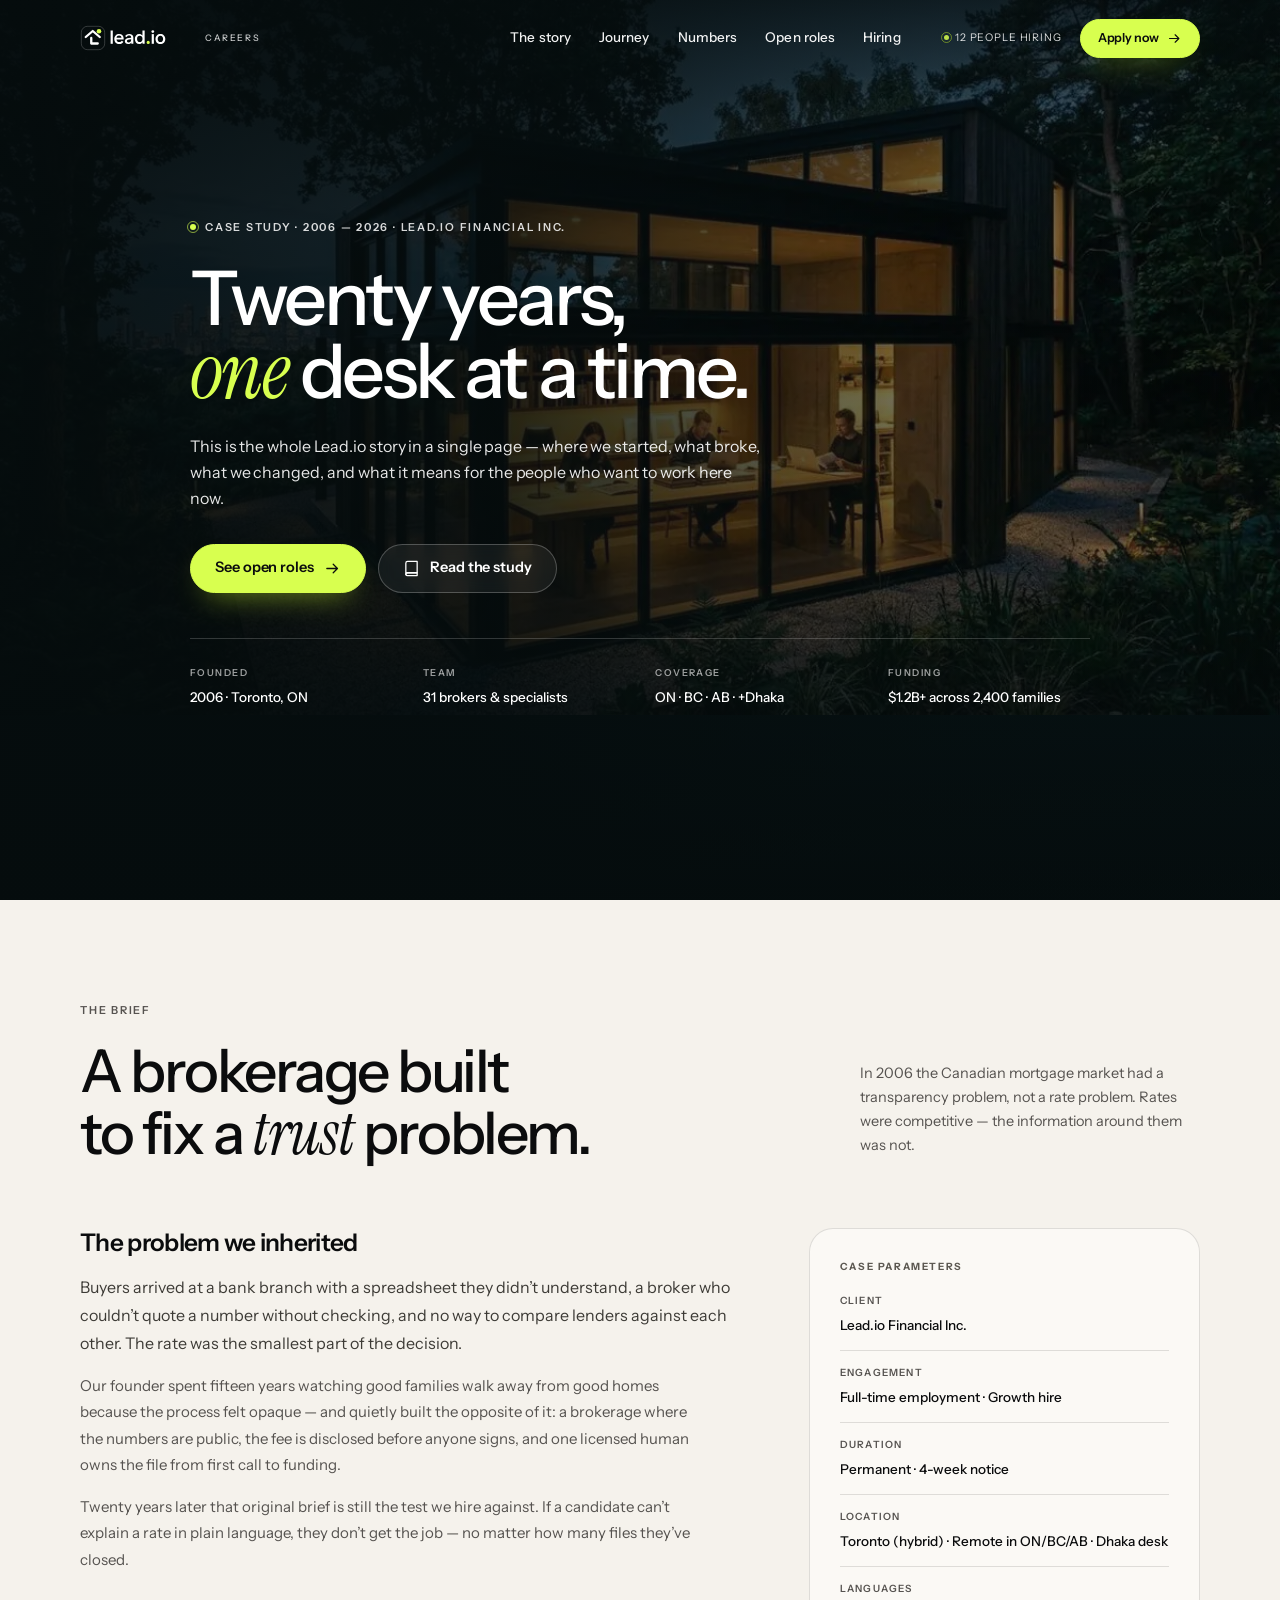
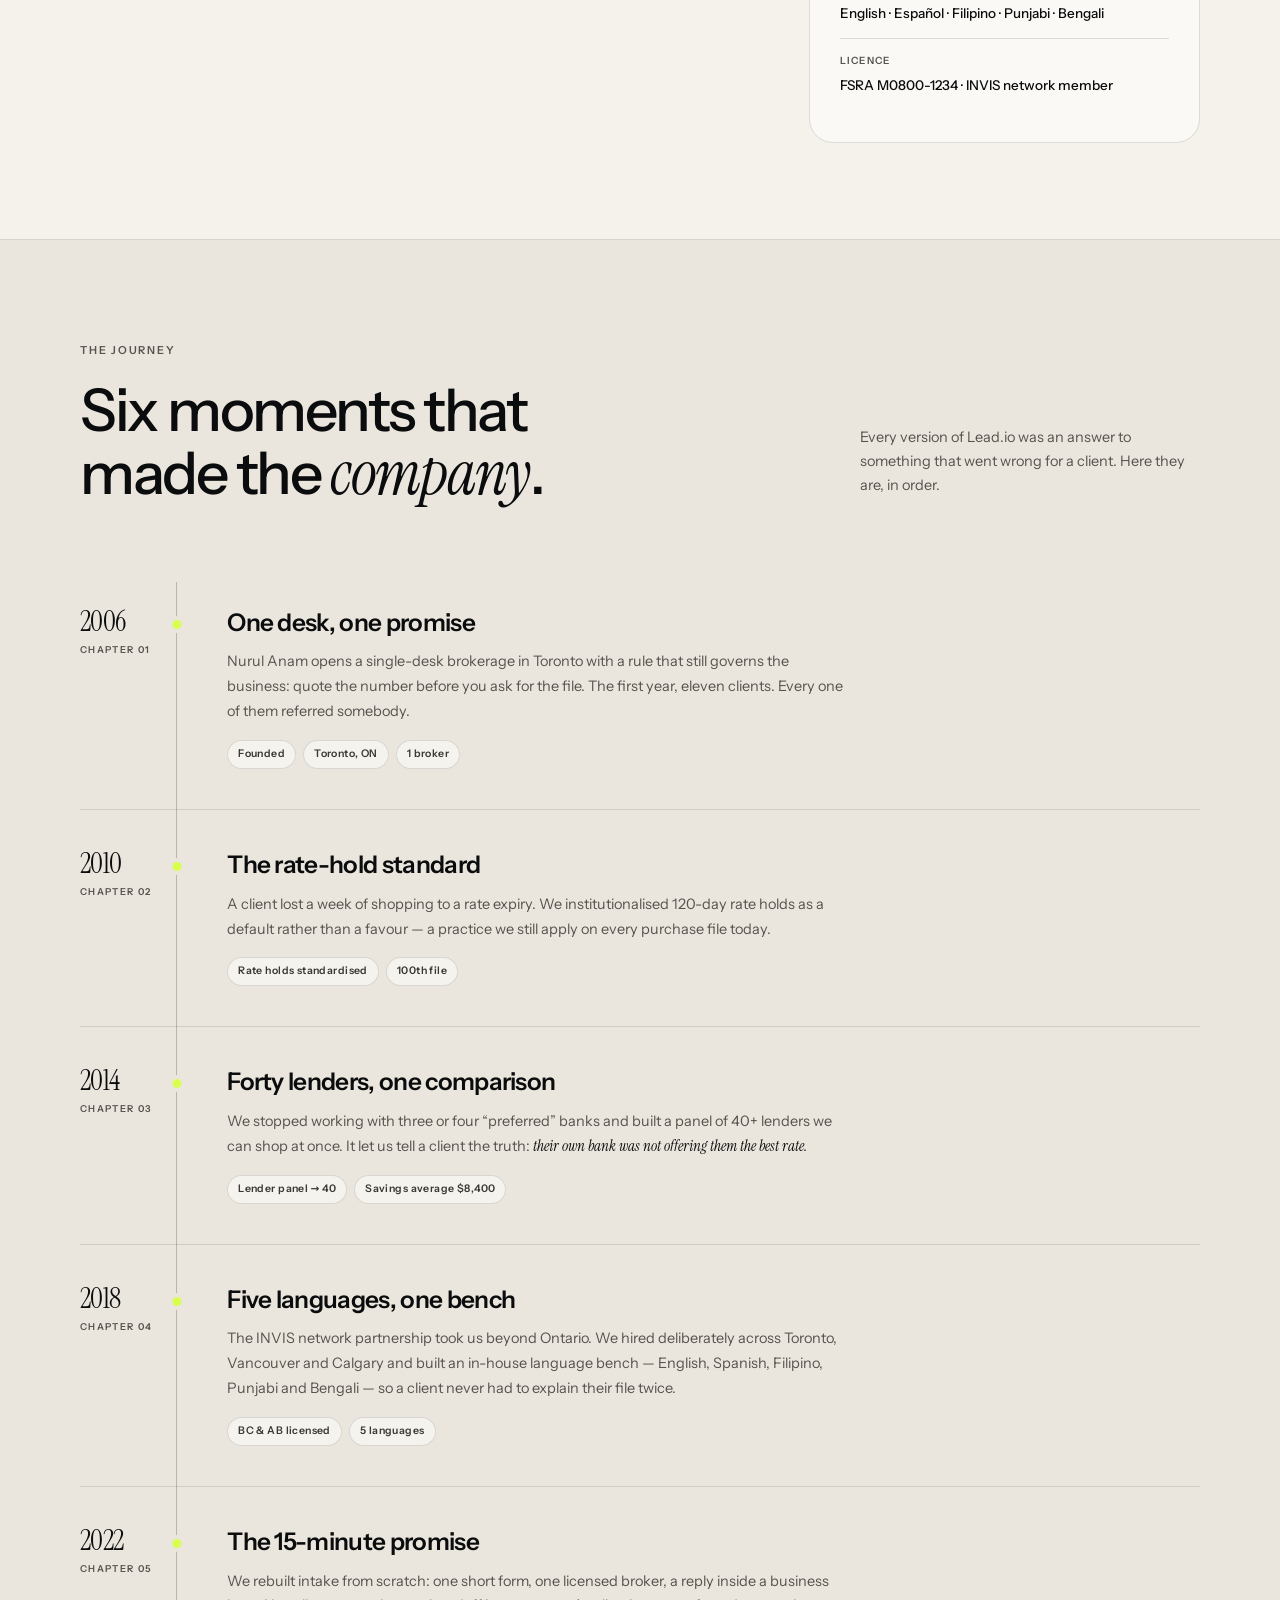
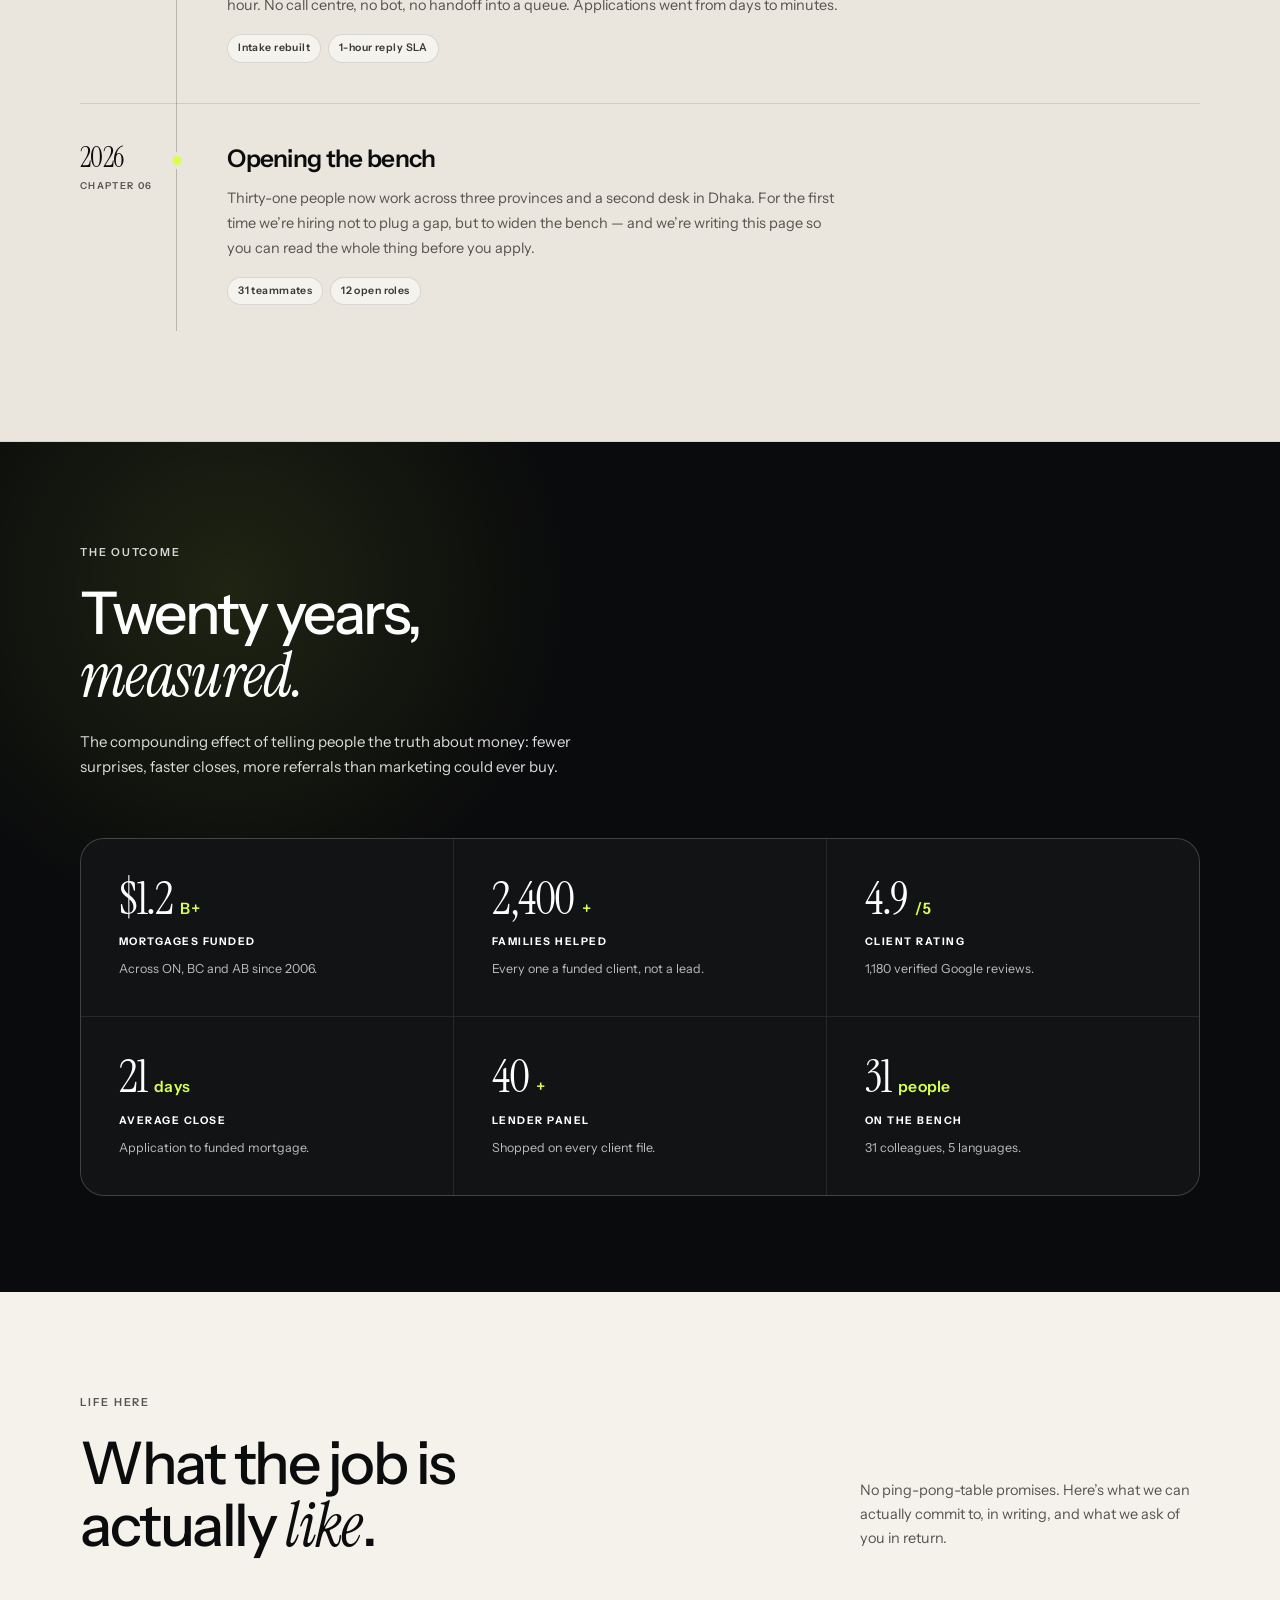
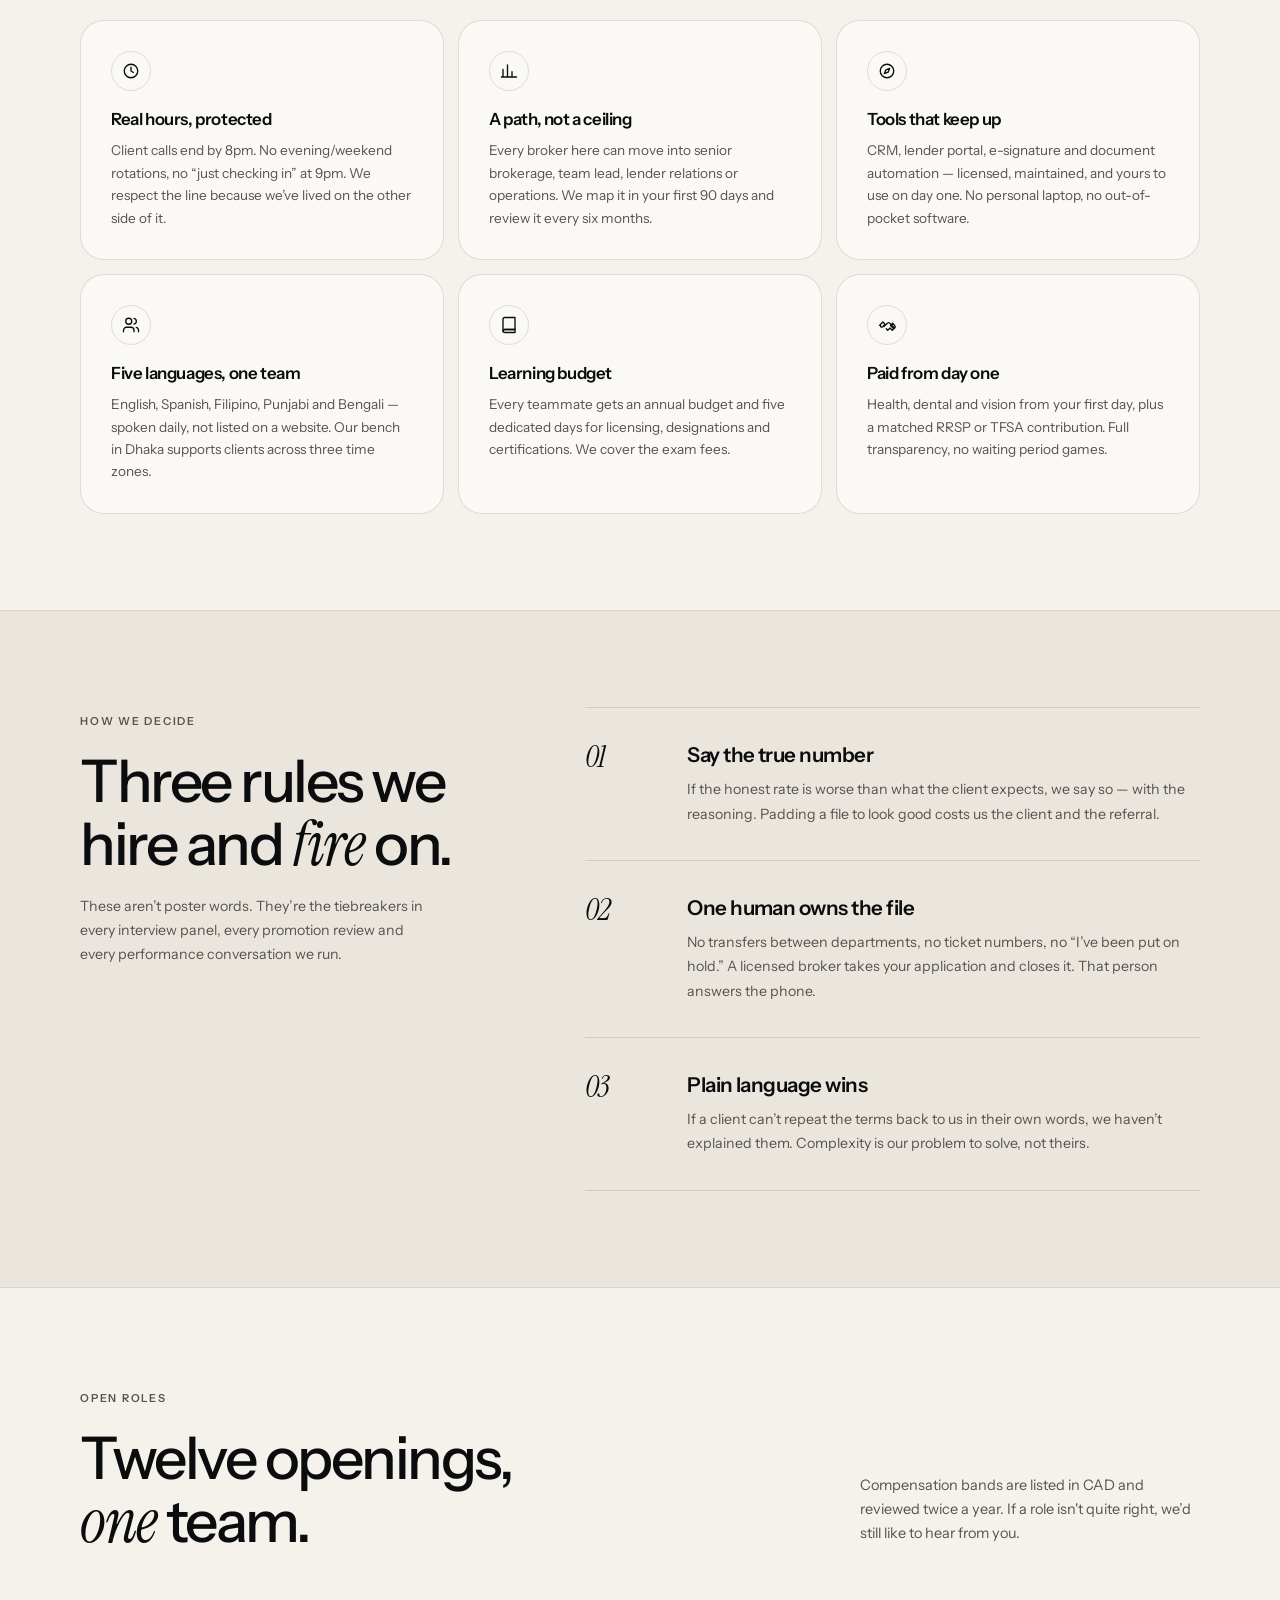
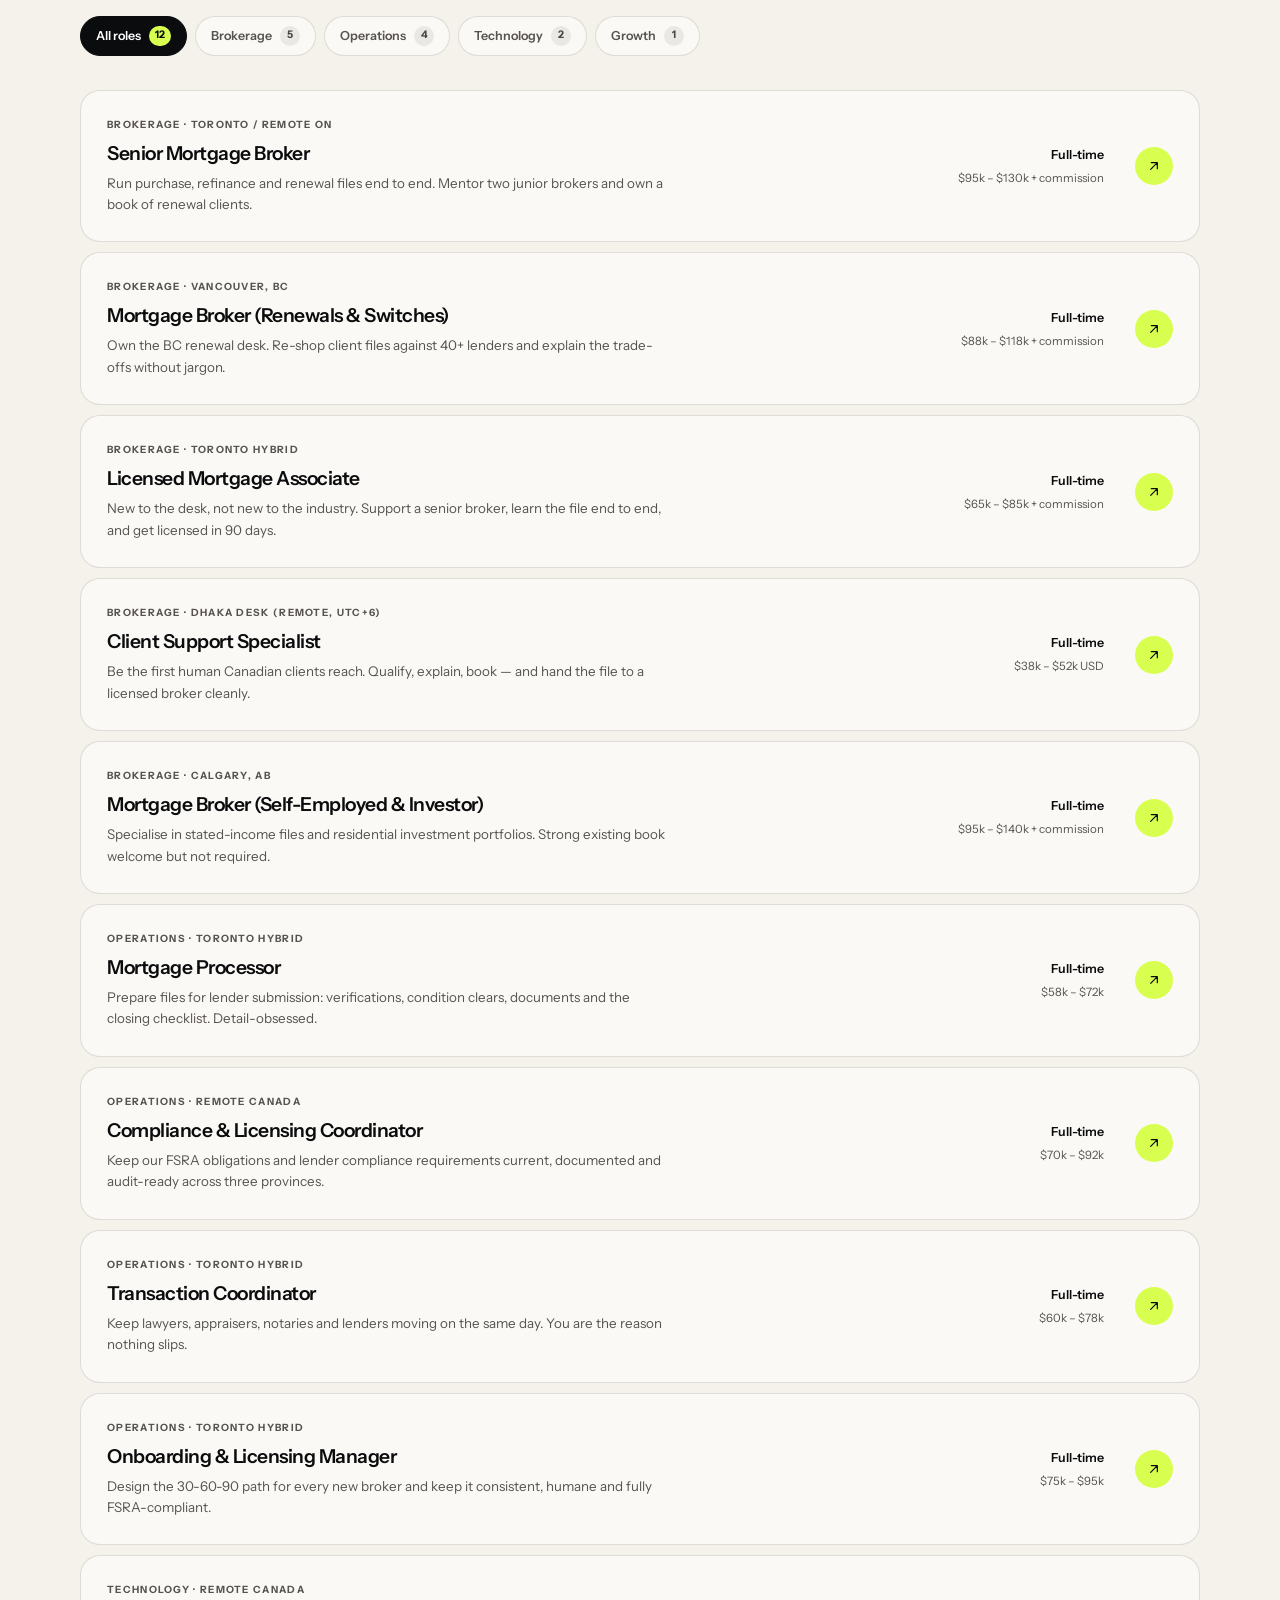
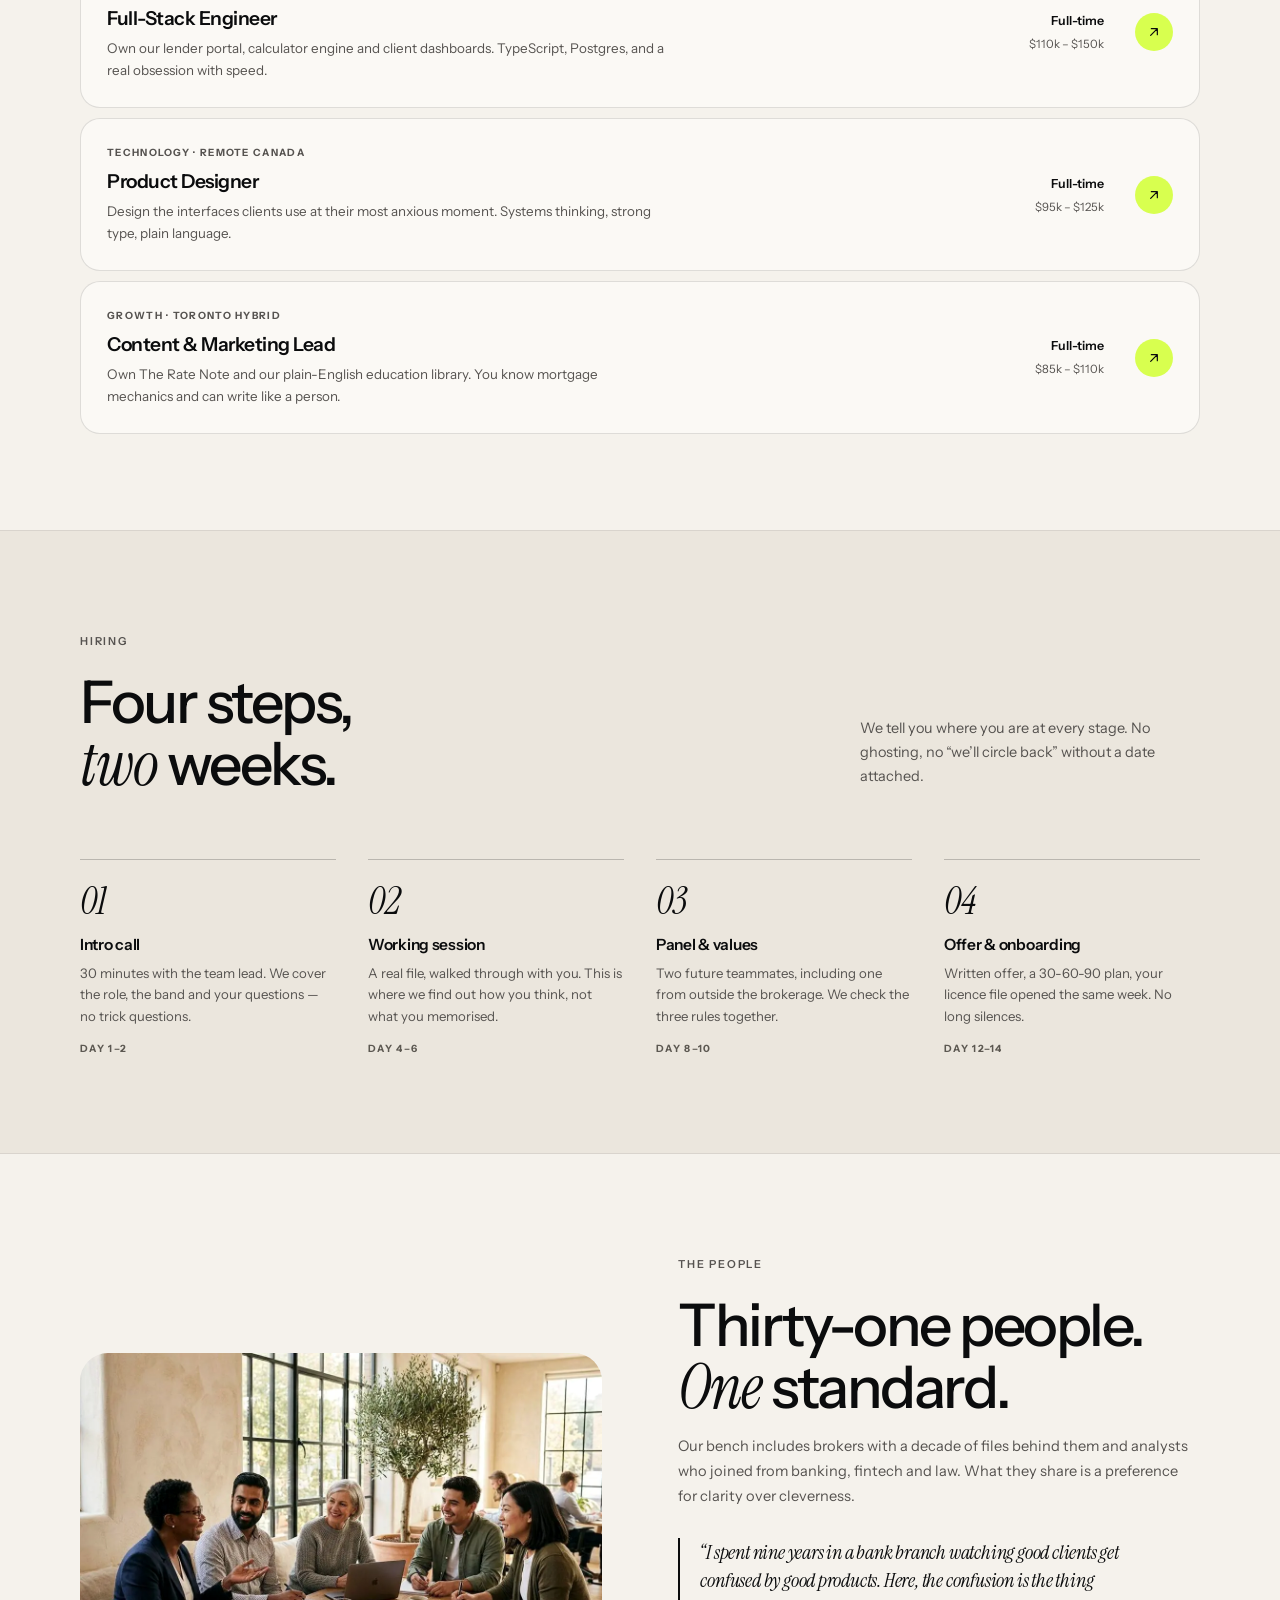
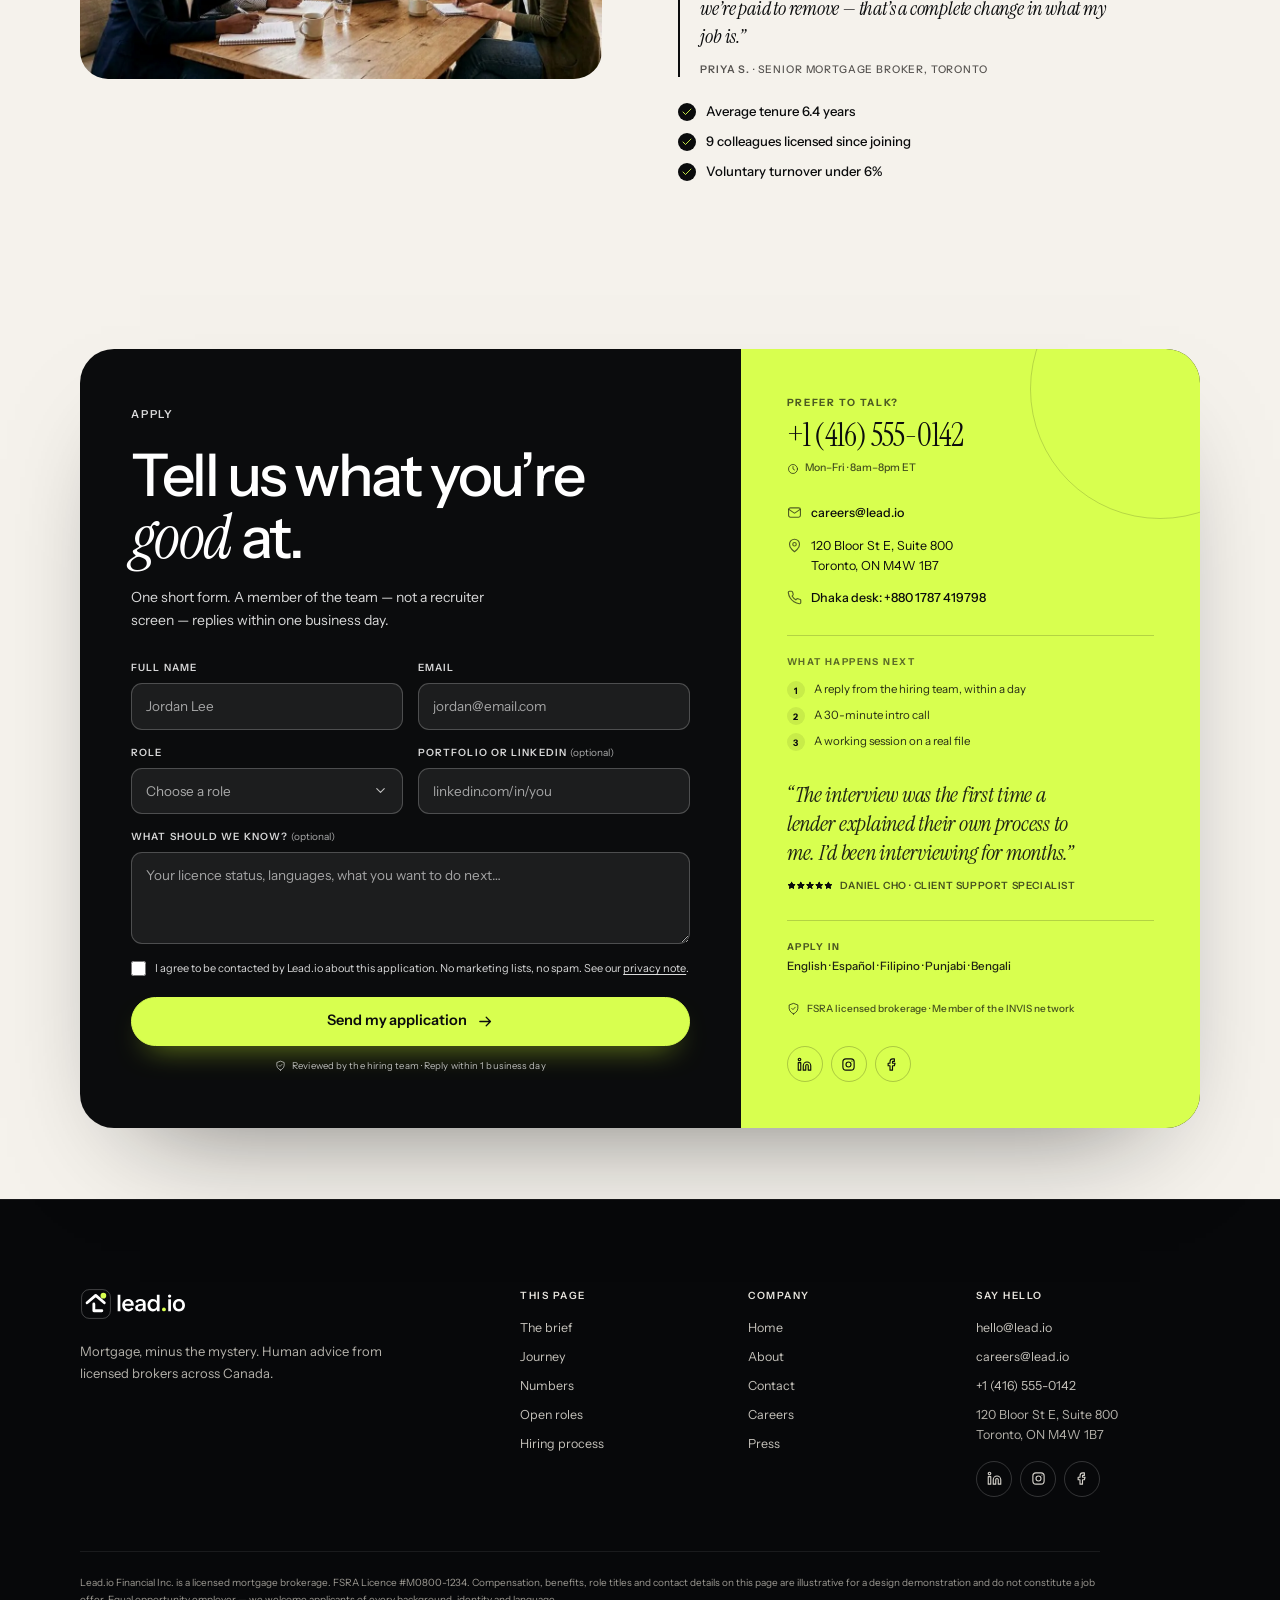
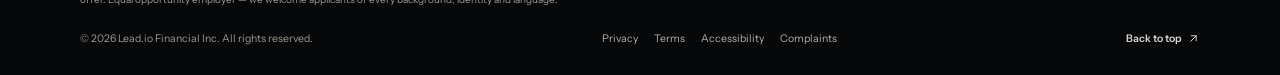
<file: careers.html>
<!DOCTYPE html>
<html lang="en-CA" class="no-js">
  <head>
    <meta charset="utf-8">
    <meta name="viewport" content="width=device-width, initial-scale=1, viewport-fit=cover">
    <meta name="color-scheme" content="light">
    <title>Careers at Lead.io — A 20-Year Case Study in Building a Human Mortgage Brokerage</title>
    <meta name="description" content="The full Lead.io story in one case study: how a one-desk brokerage became 2,400 funded families across Canada — and what it takes to join the team.">
    <meta name="author" content="Nurul Anam">
    <meta name="theme-color" content="#0B0C0D">
    <link rel="canonical" href="https://lead.io/careers.html">

    <meta property="og:type" content="website">
    <meta property="og:site_name" content="Lead.io">
    <meta property="og:title" content="Careers at Lead.io — A 20-Year Case Study">
    <meta property="og:description" content="One page. The whole journey: from a single desk in 2006 to 2,400 families funded — and the roles we’re hiring for now.">
    <meta property="og:url" content="https://lead.io/careers.html">
    <meta property="og:image" content="https://lead.io/assets/img/careers-hero.jpg">
    <meta property="og:image:alt" content="A modern office at dusk, glowing warmly from within">
    <meta property="og:locale" content="en_CA">
    <meta name="twitter:card" content="summary_large_image">
    <meta name="twitter:title" content="Careers at Lead.io — A 20-Year Case Study">
    <meta name="twitter:description" content="The full Lead.io story in one case study — and the roles we’re hiring for now.">
    <meta name="twitter:image" content="https://lead.io/assets/img/careers-hero.jpg">

    <link rel="icon" href="assets/img/favicon.svg" type="image/svg+xml">
    <link rel="apple-touch-icon" href="assets/img/favicon.svg">

    <link rel="preload" href="assets/fonts/instrument-sans-var.woff2" as="font" type="font/woff2" crossorigin>
    <link rel="preload" href="assets/fonts/instrument-serif-italic.woff2" as="font" type="font/woff2" crossorigin>
    <link rel="preload" as="image" type="image/webp" href="assets/img/careers-hero.webp" imagesrcset="assets/img/careers-hero-900.webp 900w, assets/img/careers-hero.webp 1200w" imagesizes="100vw">

    <link rel="stylesheet" href="assets/css/style.css">
    <link rel="stylesheet" href="assets/css/careers.css">

    <script>document.documentElement.classList.replace('no-js', 'js');</script>

    <script type="application/ld+json">
      {
        "@context": "https://schema.org",
        "@type": "JobPosting",
        "title": "Careers at Lead.io",
        "description": "Join a licensed Canadian mortgage brokerage that has funded more than 2,400 families across Ontario, British Columbia and Alberta.",
        "datePosted": "2026-10-23",
        "employmentType": "FULL_TIME",
        "hiringOrganization": {
          "@type": "Organization",
          "name": "Lead.io Financial Inc.",
          "sameAs": "https://lead.io/"
        },
        "jobLocation": [
          { "@type": "Place", "address": { "@type": "PostalAddress", "addressLocality": "Toronto", "addressRegion": "ON", "addressCountry": "CA" } },
          { "@type": "Place", "address": { "@type": "PostalAddress", "addressLocality": "Dhaka", "addressCountry": "BD" } }
        ]
      }
    </script>
  </head>

  <body id="top" class="page-careers">
    <a class="skip-link" href="#main">Skip to content</a>

    <!-- ============ SVG SPRITE ============ -->
    <svg class="sprite" aria-hidden="true" focusable="false" xmlns="http://www.w3.org/2000/svg">
      <symbol id="i-logo" viewBox="0 0 228 52">
        <rect x="2.6" y="2.6" width="46.8" height="46.8" rx="12.4" fill="none" stroke="currentColor" stroke-opacity="0.24" stroke-width="1.6"/>
        <path d="M11.5 24L25.5 12L39.5 24" fill="none" stroke="currentColor" stroke-width="4.6" stroke-linecap="round" stroke-linejoin="round"/>
        <path d="M22.5 26V37H35.5" fill="none" stroke="currentColor" stroke-width="4.6" stroke-linecap="round" stroke-linejoin="round"/>
        <circle class="lg-lime" cx="38" cy="12.5" r="4.6" fill="var(--lime)"/>
        <path d="M61.2 11h4.4v26.6h-4.4z" fill="currentColor"/>
        <path d="M83.2 28.8H72.9c.4 3.3 2.6 5.3 5.7 5.3 2.3 0 3.9-1 4.8-2.5l3.4 1.8c-1.5 2.9-4.4 4.6-8.4 4.6-5.7 0-9.8-4.1-9.8-10.1s4-10.1 9.6-10.1c5.7 0 9.2 4 9.2 9.6 0 .6-.1 1.1-.1 1.4h-3.9Zm-10.2-3.3h10c-.4-2.9-2.2-4.4-4.9-4.4-2.7 0-4.6 1.6-5.1 4.4Z" fill="currentColor"/>
        <path d="M98.4 17.8c5.1 0 8.3 2.6 8.3 7.3v12.5h-4.1v-2.7c-1.3 2-3.5 3.1-6.3 3.1-3.9 0-6.7-2.4-6.7-5.9 0-3.8 3-5.9 8-6.3l4.7-.4v-.8c0-2.3-1.5-3.5-4.1-3.5-2.3 0-3.8 1-4.3 2.7l-3.8-1.1c.9-3.1 4-4.9 8.3-4.9Zm-1.3 17c3.2 0 5.2-2 5.2-4.9v-1.5l-4.2.4c-2.8.3-4.2 1.4-4.2 3.2 0 1.8 1.3 2.8 3.2 2.8Z" fill="currentColor"/>
        <path d="M124.9 11h4.4v26.6h-4.2v-3.1c-1.4 2.3-3.7 3.5-6.7 3.5-5 0-8.7-4.1-8.7-10.1s3.7-10.1 8.7-10.1c2.9 0 5.2 1.2 6.5 3.3V11Zm-5.4 23.2c3.4 0 5.5-2.5 5.5-6.3s-2.1-6.3-5.5-6.3-5.4 2.5-5.4 6.3 2 6.3 5.4 6.3Z" fill="currentColor"/>
        <circle class="lg-lime" cx="136.4" cy="34.8" r="3.1" fill="var(--lime)"/>
        <circle cx="145.6" cy="13.2" r="2.7" fill="currentColor"/>
        <path d="M143.4 18.2h4.4v19.4h-4.4z" fill="currentColor"/>
        <path d="M160.8 17.8c5.7 0 9.8 4.1 9.8 10.1s-4.1 10.1-9.8 10.1-9.8-4.1-9.8-10.1 4.1-10.1 9.8-10.1Zm0 16.4c3.5 0 5.4-2.6 5.4-6.3s-1.9-6.3-5.4-6.3-5.4 2.6-5.4 6.3 1.9 6.3 5.4 6.3Z" fill="currentColor"/>
      </symbol>
      <symbol id="i-arrow" viewBox="0 0 24 24"><path d="M4 12h15M13 6l6 6-6 6"/></symbol>
      <symbol id="i-arrow-up" viewBox="0 0 24 24"><path d="M7 17 17 7M8 7h9v9"/></symbol>
      <symbol id="i-check" viewBox="0 0 24 24"><path d="m20 6-11 11-5-5"/></symbol>
      <symbol id="i-chevron" viewBox="0 0 24 24"><path d="m6 9 6 6 6-6"/></symbol>
      <symbol id="i-phone" viewBox="0 0 24 24"><path d="M22 16.9v3a2 2 0 0 1-2.2 2 19.8 19.8 0 0 1-8.6-3.1 19.5 19.5 0 0 1-6-6A19.8 19.8 0 0 1 2.1 4.2 2 2 0 0 1 4.1 2h3a2 2 0 0 1 2 1.7c.1.9.4 1.8.7 2.7a2 2 0 0 1-.5 2.1L8.1 9.7a16 16 0 0 0 6 6l1.2-1.2a2 2 0 0 1 2.1-.5c.9.3 1.8.6 2.7.7a2 2 0 0 1 1.9 2.2Z"/></symbol>
      <symbol id="i-mail" viewBox="0 0 24 24"><rect x="2.5" y="4.5" width="19" height="15" rx="3"/><path d="m3 7 8.1 5.6a1.6 1.6 0 0 0 1.8 0L21 7"/></symbol>
      <symbol id="i-pin" viewBox="0 0 24 24"><path d="M20 10c0 6-8 12-8 12S4 16 4 10a8 8 0 0 1 16 0Z"/><circle cx="12" cy="10" r="2.8"/></symbol>
      <symbol id="i-clock" viewBox="0 0 24 24"><circle cx="12" cy="12" r="9"/><path d="M12 7v5l3.2 2"/></symbol>
      <symbol id="i-sparkle" viewBox="0 0 24 24"><path d="m12 3 1.9 5.1L19 10l-5.1 1.9L12 17l-1.9-5.1L5 10l5.1-1.9L12 3Z"/><path d="m19 15 .8 2.2L22 18l-2.2.8L19 21l-.8-2.2L16 18l2.2-.8L19 15Z"/></symbol>
      <symbol id="i-close" viewBox="0 0 24 24"><path d="M18 6 6 18M6 6l12 12"/></symbol>
      <symbol id="i-send" viewBox="0 0 24 24"><path d="M21.5 2.5 11 13"/><path d="M21.5 2.5 15 21.5l-4-8.5-8.5-4 19-6.5Z"/></symbol>
      <symbol id="i-star" viewBox="0 0 24 24"><path d="m12 2.6 2.9 5.9 6.5.9-4.7 4.6 1.1 6.5-5.8-3.1-5.8 3.1 1.1-6.5-4.7-4.6 6.5-.9L12 2.6Z"/></symbol>
      <symbol id="i-users" viewBox="0 0 24 24"><path d="M16 21v-2a4 4 0 0 0-4-4H6a4 4 0 0 0-4 4v2"/><circle cx="9" cy="7" r="4"/><path d="M22 21v-2a4 4 0 0 0-3-3.9M16 3.1a4 4 0 0 1 0 7.8"/></symbol>
      <symbol id="i-shield" viewBox="0 0 24 24"><path d="M12 22s8-3.5 8-10V5.5L12 2.5 4 5.5V12c0 6.5 8 10 8 10Z"/><path d="m8.8 11.8 2.2 2.2 4.2-4.4"/></symbol>
      <symbol id="i-graph" viewBox="0 0 24 24"><path d="M4 20V10M10 20V4M16 20v-7M22 20H2"/></symbol>
      <symbol id="i-compass" viewBox="0 0 24 24"><circle cx="12" cy="12" r="9"/><path d="m15.5 8.5-2 5-5 2 2-5 5-2Z"/></symbol>
      <symbol id="i-book" viewBox="0 0 24 24"><path d="M4 4.5A2.5 2.5 0 0 1 6.5 2H20v16H6.5A2.5 2.5 0 0 0 4 20.5Z"/><path d="M4 20.5A2.5 2.5 0 0 1 6.5 18H20v4H6.5A2.5 2.0 0 0 1 4 20.5Z"/></symbol>
      <symbol id="i-handshake" viewBox="0 0 24 24"><path d="m11 17 2 2 3-3 3 3 3-3-6.5-6.5a2 2 0 0 0-2.8 0L8 14"/><path d="M2 12.5 6.5 8l3 3-3.5 3.5a1.8 1.8 0 0 1-2.5-2.5Z"/><path d="m22 12.5-2.5-3-3 3 3.5 3.5a1.8 1.8 0 0 0 2.5-2.5Z"/></symbol>
      <symbol id="i-linkedin" viewBox="0 0 24 24"><path d="M16 8a6 6 0 0 1 6 6v7h-4v-7a2 2 0 0 0-4 0v7h-4v-7a6 6 0 0 1 6-6Z"/><rect x="2" y="9" width="4" height="12"/><circle cx="4" cy="4" r="2"/></symbol>
      <symbol id="i-instagram" viewBox="0 0 24 24"><rect x="3" y="3" width="18" height="18" rx="5"/><circle cx="12" cy="12" r="4"/><path d="M17.5 6.5h.01"/></symbol>
      <symbol id="i-facebook" viewBox="0 0 24 24"><path d="M15 3h-2.5A4.5 4.5 0 0 0 8 7.5V10H5v4h3v7h4v-7h3l1-4h-4V7.5a.5.5 0 0 1 .5-.5H15V3Z"/></symbol>
    </svg>

    <!-- ============ HEADER / NAV ============ -->
    <header class="site-header" data-header>
      <div class="scroll-progress" aria-hidden="true"><span data-progress></span></div>
      <nav class="nav container" aria-label="Primary navigation">
        <a class="brand" href="index.html" aria-label="Lead.io — home">
          <svg class="brand-logo" viewBox="0 0 228 52" role="img" aria-label="Lead.io">
            <use href="#i-logo"></use>
          </svg>
          <span class="brand-tag">careers</span>
        </a>

        <button class="nav-toggle" type="button" aria-expanded="false" aria-controls="nav-menu" aria-label="Open menu" data-nav-toggle>
          <span></span><span></span>
        </button>

        <div class="nav-menu" id="nav-menu" data-nav-menu>
          <ul class="nav-links">
            <li><a href="#story">The story</a></li>
            <li><a href="#journey">Journey</a></li>
            <li><a href="#numbers">Numbers</a></li>
            <li><a href="#roles">Open roles</a></li>
            <li><a href="#hiring">Hiring</a></li>
          </ul>

          <div class="nav-actions">
            <p class="nav-rate"><span class="pulse-dot" aria-hidden="true"></span> 12 people hiring</p>
            <a class="btn btn-primary btn-sm" href="#apply">
              Apply now
              <svg class="icon" aria-hidden="true"><use href="#i-arrow"></use></svg>
            </a>
          </div>
        </div>
      </nav>
    </header>

    <main id="main">
      <!-- ============ HERO ============ -->
      <section class="cs-hero" aria-labelledby="cs-title">
        <div class="hero-media" aria-hidden="true">
          <picture>
            <source type="image/webp" srcset="assets/img/careers-hero-900.webp 900w, assets/img/careers-hero.webp 1200w" sizes="100vw">
            <img src="assets/img/careers-hero.jpg" srcset="assets/img/careers-hero-900.jpg 900w, assets/img/careers-hero.jpg 1200w" sizes="100vw" alt="" width="1200" height="670" fetchpriority="high" decoding="async">
          </picture>
        </div>
        <div class="hero-veil" aria-hidden="true"></div>

        <div class="container cs-hero-inner">
          <p class="eyebrow eyebrow-light reveal">
            <span class="pulse-dot" aria-hidden="true"></span>
            Case study · 2006 — 2026 · Lead.io Financial Inc.
          </p>

          <h1 class="display reveal" id="cs-title" style="--d:60ms">
            Twenty years,<br>
            <em>one</em> desk at a time.
          </h1>

          <p class="hero-sub reveal" style="--d:140ms">
            This is the whole Lead.io story in a single page — where we started, what broke, what
            we changed, and what it means for the people who want to work here now.
          </p>

          <div class="hero-actions reveal" style="--d:200ms">
            <a class="btn btn-primary" href="#apply">
              See open roles
              <svg class="icon" aria-hidden="true"><use href="#i-arrow"></use></svg>
            </a>
            <a class="btn btn-ghost" href="#story">
              <svg class="icon" aria-hidden="true"><use href="#i-book"></use></svg>
              Read the study
            </a>
          </div>

          <dl class="cs-meta reveal" style="--d:260ms">
            <div>
              <dt>Founded</dt>
              <dd>2006 · Toronto, ON</dd>
            </div>
            <div>
              <dt>Team</dt>
              <dd>31 brokers &amp; specialists</dd>
            </div>
            <div>
              <dt>Coverage</dt>
              <dd>ON · BC · AB · +Dhaka</dd>
            </div>
            <div>
              <dt>Funding</dt>
              <dd>$1.2B+ across 2,400 families</dd>
            </div>
          </dl>
        </div>
      </section>

      <!-- ============ THE BRIEF ============ -->
      <section class="section cs-brief" id="story" aria-labelledby="brief-title">
        <div class="container">
          <div class="section-head">
            <div>
              <p class="eyebrow reveal">The brief</p>
              <h2 class="section-title reveal" id="brief-title" style="--d:60ms">
                A brokerage built<br>to fix a <em>trust</em> problem.
              </h2>
            </div>
            <div class="section-aside reveal" style="--d:120ms">
              <p>
                In 2006 the Canadian mortgage market had a transparency problem, not a rate
                problem. Rates were competitive — the information around them was not.
              </p>
            </div>
          </div>

          <div class="cs-columns">
            <article class="cs-prose reveal">
              <h3>The problem we inherited</h3>
              <p>
                Buyers arrived at a bank branch with a spreadsheet they didn’t understand, a
                broker who couldn’t quote a number without checking, and no way to compare
                lenders against each other. The rate was the smallest part of the decision.
              </p>
              <p>
                Our founder spent fifteen years watching good families walk away from good
                homes because the process felt opaque — and quietly built the opposite of it:
                a brokerage where the numbers are public, the fee is disclosed before anyone
                signs, and one licensed human owns the file from first call to funding.
              </p>
              <p>
                Twenty years later that original brief is still the test we hire against. If a
                candidate can’t explain a rate in plain language, they don’t get the job — no
                matter how many files they’ve closed.
              </p>
            </article>

            <aside class="cs-panel reveal" style="--d:100ms" aria-label="Case study parameters">
              <h3 class="cs-panel-title">Case parameters</h3>
              <dl class="cs-params">
                <div>
                  <dt>Client</dt>
                  <dd>Lead.io Financial Inc.</dd>
                </div>
                <div>
                  <dt>Engagement</dt>
                  <dd>Full-time employment · Growth hire</dd>
                </div>
                <div>
                  <dt>Duration</dt>
                  <dd>Permanent · 4-week notice</dd>
                </div>
                <div>
                  <dt>Location</dt>
                  <dd>Toronto (hybrid) · Remote in ON/BC/AB · Dhaka desk</dd>
                </div>
                <div>
                  <dt>Languages</dt>
                  <dd>English · Español · Filipino · Punjabi · Bengali</dd>
                </div>
                <div>
                  <dt>Licence</dt>
                  <dd>FSRA M0800-1234 · INVIS network member</dd>
                </div>
              </dl>
            </aside>
          </div>
        </div>
      </section>

      <!-- ============ JOURNEY TIMELINE ============ -->
      <section class="section cs-journey" id="journey" aria-labelledby="journey-title">
        <div class="container">
          <div class="section-head">
            <div>
              <p class="eyebrow reveal">The journey</p>
              <h2 class="section-title reveal" id="journey-title" style="--d:60ms">
                Six moments that<br>made the <em>company</em>.
              </h2>
            </div>
            <div class="section-aside reveal" style="--d:120ms">
              <p>
                Every version of Lead.io was an answer to something that went wrong for a
                client. Here they are, in order.
              </p>
            </div>
          </div>

          <ol class="cs-timeline">
            <li class="cs-event reveal">
              <div class="cs-event-year">
                <span class="cs-year">2006</span>
                <span class="cs-era">Chapter 01</span>
              </div>
              <div class="cs-event-body">
                <h3>One desk, one promise</h3>
                <p>
                  Nurul Anam opens a single-desk brokerage in Toronto with a rule that still
                  governs the business: quote the number before you ask for the file. The first
                  year, eleven clients. Every one of them referred somebody.
                </p>
                <ul class="cs-tags">
                  <li>Founded</li>
                  <li>Toronto, ON</li>
                  <li>1 broker</li>
                </ul>
              </div>
            </li>

            <li class="cs-event reveal" style="--d:60ms">
              <div class="cs-event-year">
                <span class="cs-year">2010</span>
                <span class="cs-era">Chapter 02</span>
              </div>
              <div class="cs-event-body">
                <h3>The rate-hold standard</h3>
                <p>
                  A client lost a week of shopping to a rate expiry. We institutionalised
                  120-day rate holds as a default rather than a favour — a practice we still
                  apply on every purchase file today.
                </p>
                <ul class="cs-tags">
                  <li>Rate holds standardised</li>
                  <li>100th file</li>
                </ul>
              </div>
            </li>

            <li class="cs-event reveal" style="--d:120ms">
              <div class="cs-event-year">
                <span class="cs-year">2014</span>
                <span class="cs-era">Chapter 03</span>
              </div>
              <div class="cs-event-body">
                <h3>Forty lenders, one comparison</h3>
                <p>
                  We stopped working with three or four “preferred” banks and built a panel of
                  40+ lenders we can shop at once. It let us tell a client the truth:
                  <em>their own bank was not offering them the best rate.</em>
                </p>
                <ul class="cs-tags">
                  <li>Lender panel → 40</li>
                  <li>Savings average $8,400</li>
                </ul>
              </div>
            </li>

            <li class="cs-event reveal" style="--d:180ms">
              <div class="cs-event-year">
                <span class="cs-year">2018</span>
                <span class="cs-era">Chapter 04</span>
              </div>
              <div class="cs-event-body">
                <h3>Five languages, one bench</h3>
                <p>
                  The INVIS network partnership took us beyond Ontario. We hired deliberately
                  across Toronto, Vancouver and Calgary and built an in-house language bench —
                  English, Spanish, Filipino, Punjabi and Bengali — so a client never had to
                  explain their file twice.
                </p>
                <ul class="cs-tags">
                  <li>BC &amp; AB licensed</li>
                  <li>5 languages</li>
                </ul>
              </div>
            </li>

            <li class="cs-event reveal" style="--d:240ms">
              <div class="cs-event-year">
                <span class="cs-year">2022</span>
                <span class="cs-era">Chapter 05</span>
              </div>
              <div class="cs-event-body">
                <h3>The 15-minute promise</h3>
                <p>
                  We rebuilt intake from scratch: one short form, one licensed broker, a reply
                  inside a business hour. No call centre, no bot, no handoff into a queue.
                  Applications went from days to minutes.
                </p>
                <ul class="cs-tags">
                  <li>Intake rebuilt</li>
                  <li>1-hour reply SLA</li>
                </ul>
              </div>
            </li>

            <li class="cs-event reveal" style="--d:300ms">
              <div class="cs-event-year">
                <span class="cs-year">2026</span>
                <span class="cs-era">Chapter 06</span>
              </div>
              <div class="cs-event-body">
                <h3>Opening the bench</h3>
                <p>
                  Thirty-one people now work across three provinces and a second desk in
                  Dhaka. For the first time we’re hiring not to plug a gap, but to widen the
                  bench — and we’re writing this page so you can read the whole thing before
                  you apply.
                </p>
                <ul class="cs-tags">
                  <li>31 teammates</li>
                  <li>12 open roles</li>
                </ul>
              </div>
            </li>
          </ol>
        </div>
      </section>

      <!-- ============ NUMBERS ============ -->
      <section class="section cs-numbers" id="numbers" aria-labelledby="numbers-title">
        <div class="container">
          <div class="cs-numbers-head">
            <p class="eyebrow eyebrow-light reveal">The outcome</p>
            <h2 class="section-title section-title--light reveal" id="numbers-title" style="--d:60ms">
                Twenty years,<br><em>measured.</em>
              </h2>
            <p class="cs-numbers-intro reveal" style="--d:120ms">
              The compounding effect of telling people the truth about money: fewer surprises,
              faster closes, more referrals than marketing could ever buy.
            </p>
          </div>

          <div class="cs-stat-grid">
            <div class="cs-stat reveal">
              <p class="cs-stat-value"><span data-count="1.2" data-decimals="1" data-prefix="$">$1.2</span><span class="cs-stat-suffix">B+</span></p>
              <p class="cs-stat-label">Mortgages funded</p>
              <p class="cs-stat-note">Across ON, BC and AB since 2006.</p>
            </div>
            <div class="cs-stat reveal" style="--d:60ms">
              <p class="cs-stat-value"><span data-count="2400">2,400</span><span class="cs-stat-suffix">+</span></p>
              <p class="cs-stat-label">Families helped</p>
              <p class="cs-stat-note">Every one a funded client, not a lead.</p>
            </div>
            <div class="cs-stat reveal" style="--d:120ms">
              <p class="cs-stat-value"><span data-count="4.9" data-decimals="1">4.9</span><span class="cs-stat-suffix">/5</span></p>
              <p class="cs-stat-label">Client rating</p>
              <p class="cs-stat-note">1,180 verified Google reviews.</p>
            </div>
            <div class="cs-stat reveal" style="--d:180ms">
              <p class="cs-stat-value"><span data-count="21">21</span><span class="cs-stat-suffix">days</span></p>
              <p class="cs-stat-label">Average close</p>
              <p class="cs-stat-note">Application to funded mortgage.</p>
            </div>
            <div class="cs-stat reveal" style="--d:240ms">
              <p class="cs-stat-value"><span data-count="40">40</span><span class="cs-stat-suffix">+</span></p>
              <p class="cs-stat-label">Lender panel</p>
              <p class="cs-stat-note">Shopped on every client file.</p>
            </div>
            <div class="cs-stat reveal" style="--d:300ms">
              <p class="cs-stat-value"><span data-count="31">31</span><span class="cs-stat-suffix">people</span></p>
              <p class="cs-stat-label">On the bench</p>
              <p class="cs-stat-note">31 colleagues, 5 languages.</p>
            </div>
          </div>
        </div>
      </section>

      <!-- ============ LIFE AT LEAD.IO ============ -->
      <section class="section cs-life" aria-labelledby="life-title">
        <div class="container">
          <div class="section-head">
            <div>
              <p class="eyebrow reveal">Life here</p>
              <h2 class="section-title reveal" id="life-title" style="--d:60ms">
                What the job is<br>actually <em>like</em>.
              </h2>
            </div>
            <div class="section-aside reveal" style="--d:120ms">
              <p>
                No ping-pong-table promises. Here’s what we can actually commit to, in writing,
                and what we ask of you in return.
              </p>
            </div>
          </div>

          <div class="cs-life-grid">
            <article class="cs-life-card reveal">
              <span class="cs-life-icon"><svg class="icon" aria-hidden="true"><use href="#i-clock"></use></svg></span>
              <h3>Real hours, protected</h3>
              <p>
                Client calls end by 8pm. No evening/weekend rotations, no “just checking in”
                at 9pm. We respect the line because we’ve lived on the other side of it.
              </p>
            </article>

            <article class="cs-life-card reveal" style="--d:60ms">
              <span class="cs-life-icon"><svg class="icon" aria-hidden="true"><use href="#i-graph"></use></svg></span>
              <h3>A path, not a ceiling</h3>
              <p>
                Every broker here can move into senior brokerage, team lead, lender relations
                or operations. We map it in your first 90 days and review it every six months.
              </p>
            </article>

            <article class="cs-life-card reveal" style="--d:120ms">
              <span class="cs-life-icon"><svg class="icon" aria-hidden="true"><use href="#i-compass"></use></svg></span>
              <h3>Tools that keep up</h3>
              <p>
                CRM, lender portal, e-signature and document automation — licensed, maintained,
                and yours to use on day one. No personal laptop, no out-of-pocket software.
              </p>
            </article>

            <article class="cs-life-card reveal" style="--d:180ms">
              <span class="cs-life-icon"><svg class="icon" aria-hidden="true"><use href="#i-users"></use></svg></span>
              <h3>Five languages, one team</h3>
              <p>
                English, Spanish, Filipino, Punjabi and Bengali — spoken daily, not listed on a
                website. Our bench in Dhaka supports clients across three time zones.
              </p>
            </article>

            <article class="cs-life-card reveal" style="--d:240ms">
              <span class="cs-life-icon"><svg class="icon" aria-hidden="true"><use href="#i-book"></use></svg></span>
              <h3>Learning budget</h3>
              <p>
                Every teammate gets an annual budget and five dedicated days for licensing,
                designations and certifications. We cover the exam fees.
              </p>
            </article>

            <article class="cs-life-card reveal" style="--d:300ms">
              <span class="cs-life-icon"><svg class="icon" aria-hidden="true"><use href="#i-handshake"></use></svg></span>
              <h3>Paid from day one</h3>
              <p>
                Health, dental and vision from your first day, plus a matched RRSP or TFSA
                contribution. Full transparency, no waiting period games.
              </p>
            </article>
          </div>
        </div>
      </section>

      <!-- ============ VALUES ============ -->
      <section class="section cs-values" aria-labelledby="values-title">
        <div class="container cs-values-grid">
          <div class="cs-values-intro">
            <p class="eyebrow reveal">How we decide</p>
            <h2 class="section-title reveal" id="values-title" style="--d:60ms">
              Three rules we<br>hire and <em>fire</em> on.
            </h2>
            <p class="reveal" style="--d:120ms">
              These aren’t poster words. They’re the tiebreakers in every interview panel, every
              promotion review and every performance conversation we run.
            </p>
          </div>

          <ol class="cs-principles">
            <li class="cs-principle reveal">
              <span class="cs-principle-num">01</span>
              <div>
                <h3>Say the true number</h3>
                <p>
                  If the honest rate is worse than what the client expects, we say so — with the
                  reasoning. Padding a file to look good costs us the client and the referral.
                </p>
              </div>
            </li>
            <li class="cs-principle reveal" style="--d:80ms">
              <span class="cs-principle-num">02</span>
              <div>
                <h3>One human owns the file</h3>
                <p>
                  No transfers between departments, no ticket numbers, no “I’ve been put on
                  hold.” A licensed broker takes your application and closes it. That person
                  answers the phone.
                </p>
              </div>
            </li>
            <li class="cs-principle reveal" style="--d:160ms">
              <span class="cs-principle-num">03</span>
              <div>
                <h3>Plain language wins</h3>
                <p>
                  If a client can’t repeat the terms back to us in their own words, we haven’t
                  explained them. Complexity is our problem to solve, not theirs.
                </p>
              </div>
            </li>
          </ol>
        </div>
      </section>

      <!-- ============ OPEN ROLES ============ -->
      <section class="section cs-roles" id="roles" aria-labelledby="roles-title">
        <div class="container">
          <div class="section-head">
            <div>
              <p class="eyebrow reveal">Open roles</p>
              <h2 class="section-title reveal" id="roles-title" style="--d:60ms">
                Twelve openings,<br><em>one</em> team.
              </h2>
            </div>
            <div class="section-aside reveal" style="--d:120ms">
              <p>
                Compensation bands are listed in CAD and reviewed twice a year. If a role isn't
                quite right, we’d still like to hear from you.
              </p>
            </div>
          </div>

          <div class="cs-role-filters reveal" role="group" aria-label="Filter roles by team">
            <button class="cs-filter is-active" type="button" aria-pressed="true" data-role-filter="all">All roles <span>12</span></button>
            <button class="cs-filter" type="button" aria-pressed="false" data-role-filter="brokerage">Brokerage <span>5</span></button>
            <button class="cs-filter" type="button" aria-pressed="false" data-role-filter="operations">Operations <span>4</span></button>
            <button class="cs-filter" type="button" aria-pressed="false" data-role-filter="technology">Technology <span>2</span></button>
            <button class="cs-filter" type="button" aria-pressed="false" data-role-filter="growth">Growth <span>1</span></button>
          </div>

          <ul class="cs-role-list" data-role-list>
            <li class="cs-role reveal" data-team="brokerage">
              <div class="cs-role-main">
                <p class="cs-role-team">Brokerage · Toronto / Remote ON</p>
                <h3>Senior Mortgage Broker</h3>
                <p class="cs-role-desc">Run purchase, refinance and renewal files end to end. Mentor two junior brokers and own a book of renewal clients.</p>
              </div>
              <div class="cs-role-meta">
                <p class="cs-role-type">Full-time</p>
                <p class="cs-role-pay">$95k – $130k + commission</p>
              </div>
              <a class="cs-role-cta" href="#apply" aria-label="Apply for Senior Mortgage Broker">
                <span class="round-arrow"><svg class="icon" aria-hidden="true"><use href="#i-arrow-up"></use></svg></span>
              </a>
            </li>

            <li class="cs-role reveal" style="--d:40ms" data-team="brokerage">
              <div class="cs-role-main">
                <p class="cs-role-team">Brokerage · Vancouver, BC</p>
                <h3>Mortgage Broker (Renewals &amp; Switches)</h3>
                <p class="cs-role-desc">Own the BC renewal desk. Re-shop client files against 40+ lenders and explain the trade-offs without jargon.</p>
              </div>
              <div class="cs-role-meta">
                <p class="cs-role-type">Full-time</p>
                <p class="cs-role-pay">$88k – $118k + commission</p>
              </div>
              <a class="cs-role-cta" href="#apply" aria-label="Apply for Mortgage Broker, Renewals and Switches">
                <span class="round-arrow"><svg class="icon" aria-hidden="true"><use href="#i-arrow-up"></use></svg></span>
              </a>
            </li>

            <li class="cs-role reveal" style="--d:80ms" data-team="brokerage">
              <div class="cs-role-main">
                <p class="cs-role-team">Brokerage · Toronto hybrid</p>
                <h3>Licensed Mortgage Associate</h3>
                <p class="cs-role-desc">New to the desk, not new to the industry. Support a senior broker, learn the file end to end, and get licensed in 90 days.</p>
              </div>
              <div class="cs-role-meta">
                <p class="cs-role-type">Full-time</p>
                <p class="cs-role-pay">$65k – $85k + commission</p>
              </div>
              <a class="cs-role-cta" href="#apply" aria-label="Apply for Licensed Mortgage Associate">
                <span class="round-arrow"><svg class="icon" aria-hidden="true"><use href="#i-arrow-up"></use></svg></span>
              </a>
            </li>

            <li class="cs-role reveal" style="--d:120ms" data-team="brokerage">
              <div class="cs-role-main">
                <p class="cs-role-team">Brokerage · Dhaka desk (remote, UTC+6)</p>
                <h3>Client Support Specialist</h3>
                <p class="cs-role-desc">Be the first human Canadian clients reach. Qualify, explain, book — and hand the file to a licensed broker cleanly.</p>
              </div>
              <div class="cs-role-meta">
                <p class="cs-role-type">Full-time</p>
                <p class="cs-role-pay">$38k – $52k USD</p>
              </div>
              <a class="cs-role-cta" href="#apply" aria-label="Apply for Client Support Specialist">
                <span class="round-arrow"><svg class="icon" aria-hidden="true"><use href="#i-arrow-up"></use></svg></span>
              </a>
            </li>

            <li class="cs-role reveal" style="--d:160ms" data-team="brokerage">
              <div class="cs-role-main">
                <p class="cs-role-team">Brokerage · Calgary, AB</p>
                <h3>Mortgage Broker (Self-Employed &amp; Investor)</h3>
                <p class="cs-role-desc">Specialise in stated-income files and residential investment portfolios. Strong existing book welcome but not required.</p>
              </div>
              <div class="cs-role-meta">
                <p class="cs-role-type">Full-time</p>
                <p class="cs-role-pay">$95k – $140k + commission</p>
              </div>
              <a class="cs-role-cta" href="#apply" aria-label="Apply for Mortgage Broker, Self-Employed and Investor">
                <span class="round-arrow"><svg class="icon" aria-hidden="true"><use href="#i-arrow-up"></use></svg></span>
              </a>
            </li>

            <li class="cs-role reveal" style="--d:200ms" data-team="operations">
              <div class="cs-role-main">
                <p class="cs-role-team">Operations · Toronto hybrid</p>
                <h3>Mortgage Processor</h3>
                <p class="cs-role-desc">Prepare files for lender submission: verifications, condition clears, documents and the closing checklist. Detail-obsessed.</p>
              </div>
              <div class="cs-role-meta">
                <p class="cs-role-type">Full-time</p>
                <p class="cs-role-pay">$58k – $72k</p>
              </div>
              <a class="cs-role-cta" href="#apply" aria-label="Apply for Mortgage Processor">
                <span class="round-arrow"><svg class="icon" aria-hidden="true"><use href="#i-arrow-up"></use></svg></span>
              </a>
            </li>

            <li class="cs-role reveal" style="--d:240ms" data-team="operations">
              <div class="cs-role-main">
                <p class="cs-role-team">Operations · Remote Canada</p>
                <h3>Compliance &amp; Licensing Coordinator</h3>
                <p class="cs-role-desc">Keep our FSRA obligations and lender compliance requirements current, documented and audit-ready across three provinces.</p>
              </div>
              <div class="cs-role-meta">
                <p class="cs-role-type">Full-time</p>
                <p class="cs-role-pay">$70k – $92k</p>
              </div>
              <a class="cs-role-cta" href="#apply" aria-label="Apply for Compliance and Licensing Coordinator">
                <span class="round-arrow"><svg class="icon" aria-hidden="true"><use href="#i-arrow-up"></use></svg></span>
              </a>
            </li>

            <li class="cs-role reveal" style="--d:280ms" data-team="operations">
              <div class="cs-role-main">
                <p class="cs-role-team">Operations · Toronto hybrid</p>
                <h3>Transaction Coordinator</h3>
                <p class="cs-role-desc">Keep lawyers, appraisers, notaries and lenders moving on the same day. You are the reason nothing slips.</p>
              </div>
              <div class="cs-role-meta">
                <p class="cs-role-type">Full-time</p>
                <p class="cs-role-pay">$60k – $78k</p>
              </div>
              <a class="cs-role-cta" href="#apply" aria-label="Apply for Transaction Coordinator">
                <span class="round-arrow"><svg class="icon" aria-hidden="true"><use href="#i-arrow-up"></use></svg></span>
              </a>
            </li>

            <li class="cs-role reveal" style="--d:320ms" data-team="operations">
              <div class="cs-role-main">
                <p class="cs-role-team">Operations · Toronto hybrid</p>
                <h3>Onboarding &amp; Licensing Manager</h3>
                <p class="cs-role-desc">Design the 30-60-90 path for every new broker and keep it consistent, humane and fully FSRA-compliant.</p>
              </div>
              <div class="cs-role-meta">
                <p class="cs-role-type">Full-time</p>
                <p class="cs-role-pay">$75k – $95k</p>
              </div>
              <a class="cs-role-cta" href="#apply" aria-label="Apply for Onboarding and Licensing Manager">
                <span class="round-arrow"><svg class="icon" aria-hidden="true"><use href="#i-arrow-up"></use></svg></span>
              </a>
            </li>

            <li class="cs-role reveal" style="--d:360ms" data-team="technology">
              <div class="cs-role-main">
                <p class="cs-role-team">Technology · Remote Canada</p>
                <h3>Full-Stack Engineer</h3>
                <p class="cs-role-desc">Own our lender portal, calculator engine and client dashboards. TypeScript, Postgres, and a real obsession with speed.</p>
              </div>
              <div class="cs-role-meta">
                <p class="cs-role-type">Full-time</p>
                <p class="cs-role-pay">$110k – $150k</p>
              </div>
              <a class="cs-role-cta" href="#apply" aria-label="Apply for Full-Stack Engineer">
                <span class="round-arrow"><svg class="icon" aria-hidden="true"><use href="#i-arrow-up"></use></svg></span>
              </a>
            </li>

            <li class="cs-role reveal" style="--d:400ms" data-team="technology">
              <div class="cs-role-main">
                <p class="cs-role-team">Technology · Remote Canada</p>
                <h3>Product Designer</h3>
                <p class="cs-role-desc">Design the interfaces clients use at their most anxious moment. Systems thinking, strong type, plain language.</p>
              </div>
              <div class="cs-role-meta">
                <p class="cs-role-type">Full-time</p>
                <p class="cs-role-pay">$95k – $125k</p>
              </div>
              <a class="cs-role-cta" href="#apply" aria-label="Apply for Product Designer">
                <span class="round-arrow"><svg class="icon" aria-hidden="true"><use href="#i-arrow-up"></use></svg></span>
              </a>
            </li>

            <li class="cs-role reveal" style="--d:440ms" data-team="growth">
              <div class="cs-role-main">
                <p class="cs-role-team">Growth · Toronto hybrid</p>
                <h3>Content &amp; Marketing Lead</h3>
                <p class="cs-role-desc">Own The Rate Note and our plain-English education library. You know mortgage mechanics and can write like a person.</p>
              </div>
              <div class="cs-role-meta">
                <p class="cs-role-type">Full-time</p>
                <p class="cs-role-pay">$85k – $110k</p>
              </div>
              <a class="cs-role-cta" href="#apply" aria-label="Apply for Content and Marketing Lead">
                <span class="round-arrow"><svg class="icon" aria-hidden="true"><use href="#i-arrow-up"></use></svg></span>
              </a>
            </li>
          </ul>

          <p class="cs-role-empty" data-role-empty hidden>No roles in that team right now — but we’re always happy to hear from people.</p>
        </div>
      </section>

      <!-- ============ HIRING PROCESS ============ -->
      <section class="section cs-hiring" id="hiring" aria-labelledby="hiring-title">
        <div class="container">
          <div class="section-head">
            <div>
              <p class="eyebrow reveal">Hiring</p>
              <h2 class="section-title reveal" id="hiring-title" style="--d:60ms">
                Four steps,<br><em>two</em> weeks.
              </h2>
            </div>
            <div class="section-aside reveal" style="--d:120ms">
              <p>
                We tell you where you are at every stage. No ghosting, no “we’ll circle back”
                without a date attached.
              </p>
            </div>
          </div>

          <ol class="cs-hiring-grid">
            <li class="cs-hiring-step reveal">
              <span class="cs-hiring-num">01</span>
              <h3>Intro call</h3>
              <p>30 minutes with the team lead. We cover the role, the band and your questions — no trick questions.</p>
              <p class="cs-hiring-meta">Day 1–2</p>
            </li>
            <li class="cs-hiring-step reveal" style="--d:80ms">
              <span class="cs-hiring-num">02</span>
              <h3>Working session</h3>
              <p>A real file, walked through with you. This is where we find out how you think, not what you memorised.</p>
              <p class="cs-hiring-meta">Day 4–6</p>
            </li>
            <li class="cs-hiring-step reveal" style="--d:160ms">
              <span class="cs-hiring-num">03</span>
              <h3>Panel &amp; values</h3>
              <p>Two future teammates, including one from outside the brokerage. We check the three rules together.</p>
              <p class="cs-hiring-meta">Day 8–10</p>
            </li>
            <li class="cs-hiring-step reveal" style="--d:240ms">
              <span class="cs-hiring-num">04</span>
              <h3>Offer &amp; onboarding</h3>
              <p>Written offer, a 30-60-90 plan, your licence file opened the same week. No long silences.</p>
              <p class="cs-hiring-meta">Day 12–14</p>
            </li>
          </ol>
        </div>
      </section>

      <!-- ============ TEAM / QUOTE ============ -->
      <section class="section cs-team" aria-labelledby="team-title">
        <div class="container cs-team-grid">
          <div class="cs-team-media reveal">
            <picture>
              <source type="image/webp" srcset="assets/img/careers-team.webp">
              <img src="assets/img/careers-team.jpg" alt="Members of the Lead.io team talking around a table in a sunlit studio" width="1100" height="684" loading="lazy" decoding="async">
            </picture>
          </div>

          <div class="cs-team-copy">
            <p class="eyebrow reveal">The people</p>
            <h2 class="section-title reveal" id="team-title" style="--d:60ms">
              Thirty-one people.<br><em>One</em> standard.
            </h2>
            <p class="reveal" style="--d:120ms">
              Our bench includes brokers with a decade of files behind them and analysts who
              joined from banking, fintech and law. What they share is a preference for clarity
              over cleverness.
            </p>

            <blockquote class="cs-quote reveal" style="--d:180ms">
              “I spent nine years in a bank branch watching good clients get confused by good
              products. Here, the confusion is the thing we’re paid to remove — that’s a
              complete change in what my job is.”
              <footer>Priya S. <span>· Senior Mortgage Broker, Toronto</span></footer>
            </blockquote>

            <ul class="about-list reveal" style="--d:220ms">
              <li><svg class="icon" aria-hidden="true"><use href="#i-check"></use></svg> Average tenure 6.4 years</li>
              <li><svg class="icon" aria-hidden="true"><use href="#i-check"></use></svg> 9 colleagues licensed since joining</li>
              <li><svg class="icon" aria-hidden="true"><use href="#i-check"></use></svg> Voluntary turnover under 6%</li>
            </ul>
          </div>
        </div>
      </section>

      <!-- ============ APPLY ============ -->
      <section class="section contact" id="apply" aria-labelledby="apply-title">
        <div class="container">
          <div class="contact-card">
            <div class="contact-form-wrap">
              <p class="eyebrow eyebrow-light reveal">Apply</p>
              <h2 class="section-title section-title--light reveal" id="apply-title" style="--d:60ms">
                Tell us what you’re<br><em>good</em> at.
              </h2>
              <p class="contact-sub reveal" style="--d:120ms">
                One short form. A member of the team — not a recruiter screen — replies within one
                business day.
              </p>

              <form class="contact-form" id="apply-form" novalidate data-apply-form>
                <div class="form-grid">
                  <div class="form-field">
                    <label for="ap-name">Full name</label>
                    <input type="text" id="ap-name" name="fullname" autocomplete="name" placeholder="Jordan Lee" required>
                    <p class="field-error" id="ap-name-error" data-error-for="ap-name"></p>
                  </div>

                  <div class="form-field">
                    <label for="ap-email">Email</label>
                    <input type="email" id="ap-email" name="email" autocomplete="email" placeholder="jordan@email.com" required>
                    <p class="field-error" id="ap-email-error" data-error-for="ap-email"></p>
                  </div>

                  <div class="form-field">
                    <label for="ap-role" id="ap-role-label">Role</label>
                    <div class="select-wrap" data-select>
                      <select id="ap-role" name="role" required class="select-native" data-select-native>
                        <option value="" selected disabled>Choose a role</option>
                        <option>Senior Mortgage Broker</option>
                        <option>Mortgage Broker — Renewals &amp; Switches</option>
                        <option>Licensed Mortgage Associate</option>
                        <option>Client Support Specialist</option>
                        <option>Mortgage Broker — Self-Employed &amp; Investor</option>
                        <option>Mortgage Processor</option>
                        <option>Compliance &amp; Licensing Coordinator</option>
                        <option>Transaction Coordinator</option>
                        <option>Onboarding &amp; Licensing Manager</option>
                        <option>Full-Stack Engineer</option>
                        <option>Product Designer</option>
                        <option>Content &amp; Marketing Lead</option>
                        <option>Not sure yet</option>
                      </select>
                      <button class="select-trigger" type="button" id="ap-role-trigger" role="combobox" aria-haspopup="listbox" aria-expanded="false" aria-controls="ap-role-listbox" aria-labelledby="ap-role-label" data-select-trigger>
                        <span class="select-value" data-select-value>Choose a role</span>
                        <svg class="icon select-chevron" aria-hidden="true"><use href="#i-chevron"></use></svg>
                      </button>
                      <div class="select-menu" id="ap-role-listbox" role="listbox" aria-labelledby="ap-role-label" hidden data-select-menu>
                        <ul class="select-list" data-select-list></ul>
                      </div>
                    </div>
                    <p class="field-error" id="ap-role-error" data-error-for="ap-role"></p>
                  </div>

                  <div class="form-field">
                    <label for="ap-link">Portfolio or LinkedIn <span>(optional)</span></label>
                    <input type="url" id="ap-link" name="link" placeholder="linkedin.com/in/you" inputmode="url">
                    <p class="field-error" id="ap-link-error" data-error-for="ap-link"></p>
                  </div>

                  <div class="form-field form-field--full">
                    <label for="ap-note">What should we know? <span>(optional)</span></label>
                    <textarea id="ap-note" name="message" rows="3" placeholder="Your licence status, languages, what you want to do next…"></textarea>
                  </div>
                </div>

                <label class="consent">
                  <input type="checkbox" id="ap-consent" name="consent" required>
                  <span>I agree to be contacted by Lead.io about this application. No marketing lists, no spam. See our <a href="index.html#footer">privacy note</a>.</span>
                </label>
                <p class="field-error" id="ap-consent-error" data-error-for="ap-consent"></p>

                <button class="btn btn-primary btn-block" type="submit">
                  Send my application
                  <svg class="icon" aria-hidden="true"><use href="#i-arrow"></use></svg>
                </button>
                <p class="form-micro">
                  <svg class="icon" aria-hidden="true"><use href="#i-shield"></use></svg>
                  Reviewed by the hiring team · Reply within 1 business day
                </p>
              </form>

              <div class="form-success" id="apply-success" role="status" aria-live="polite" hidden>
                <span class="success-mark"><svg class="icon" aria-hidden="true"><use href="#i-check"></use></svg></span>
                <h3>Application received.</h3>
                <p>Thanks for applying. A member of the Lead.io team will read it and reply within one business day — with a real next step, not a template.</p>
                <a class="link-arrow" href="#roles">Browse the other roles <svg class="icon" aria-hidden="true"><use href="#i-arrow"></use></svg></a>
              </div>
            </div>

            <aside class="contact-info" aria-label="Recruitment contact details">
              <div>
                <p class="contact-info-kicker">Prefer to talk?</p>
                <a class="contact-phone" href="tel:+14165550142">+1 (416) 555-0142</a>
                <p class="contact-hours"><svg class="icon" aria-hidden="true"><use href="#i-clock"></use></svg> Mon–Fri · 8am–8pm ET</p>
              </div>

              <ul class="contact-details">
                <li>
                  <svg class="icon" aria-hidden="true"><use href="#i-mail"></use></svg>
                  <a href="mailto:careers@lead.io">careers@lead.io</a>
                </li>
                <li>
                  <svg class="icon" aria-hidden="true"><use href="#i-pin"></use></svg>
                  <span>120 Bloor St E, Suite 800<br>Toronto, ON M4W 1B7</span>
                </li>
                <li>
                  <svg class="icon" aria-hidden="true"><use href="#i-phone"></use></svg>
                  <a href="tel:+8801787419798">Dhaka desk: +880 1787 419798</a>
                </li>
              </ul>

              <div class="contact-next">
                <p class="contact-next-title">What happens next</p>
                <ol>
                  <li><span>1</span> A reply from the hiring team, within a day</li>
                  <li><span>2</span> A 30-minute intro call</li>
                  <li><span>3</span> A working session on a real file</li>
                </ol>
              </div>

              <figure class="contact-quote">
                <blockquote>“The interview was the first time a lender explained their own process to me. I’d been interviewing for months.”</blockquote>
                <figcaption>
                  <span class="contact-quote-stars" aria-hidden="true"><svg class="stars-row" viewBox="0 0 100 20" focusable="false"><g transform="translate(0,0)"><path d="M10 1.6 12.47 6.8 18 7.54 13.95 11.44 15 17.1 10 14.4 5 17.1 5.95 11.44 2 7.54 7.53 6.8Z" fill="currentColor"/></g><g transform="translate(20,0)"><path d="M10 1.6 12.47 6.8 18 7.54 13.95 11.44 15 17.1 10 14.4 5 17.1 5.95 11.44 2 7.54 7.53 6.8Z" fill="currentColor"/></g><g transform="translate(40,0)"><path d="M10 1.6 12.47 6.8 18 7.54 13.95 11.44 15 17.1 10 14.4 5 17.1 5.95 11.44 2 7.54 7.53 6.8Z" fill="currentColor"/></g><g transform="translate(60,0)"><path d="M10 1.6 12.47 6.8 18 7.54 13.95 11.44 15 17.1 10 14.4 5 17.1 5.95 11.44 2 7.54 7.53 6.8Z" fill="currentColor"/></g><g transform="translate(80,0)"><path d="M10 1.6 12.47 6.8 18 7.54 13.95 11.44 15 17.1 10 14.4 5 17.1 5.95 11.44 2 7.54 7.53 6.8Z" fill="currentColor"/></g><g transform="translate(0,0)"><path d="M10 1.6 12.47 6.8 18 7.54 13.95 11.44 15 17.1 10 14.4 5 17.1 5.95 11.44 2 7.54 7.53 6.8Z" fill="currentColor"/></g><g transform="translate(20,0)"><path d="M10 1.6 12.47 6.8 18 7.54 13.95 11.44 15 17.1 10 14.4 5 17.1 5.95 11.44 2 7.54 7.53 6.8Z" fill="currentColor"/></g><g transform="translate(40,0)"><path d="M10 1.6 12.47 6.8 18 7.54 13.95 11.44 15 17.1 10 14.4 5 17.1 5.95 11.44 2 7.54 7.53 6.8Z" fill="currentColor"/></g><g transform="translate(60,0)"><path d="M10 1.6 12.47 6.8 18 7.54 13.95 11.44 15 17.1 10 14.4 5 17.1 5.95 11.44 2 7.54 7.53 6.8Z" fill="currentColor"/></g><g transform="translate(80,0)"><path d="M10 1.6 12.47 6.8 18 7.54 13.95 11.44 15 17.1 10 14.4 5 17.1 5.95 11.44 2 7.54 7.53 6.8Z" fill="currentColor"/></g><g transform="translate(0,0)"><path d="M10 1.6 12.47 6.8 18 7.54 13.95 11.44 15 17.1 10 14.4 5 17.1 5.95 11.44 2 7.54 7.53 6.8Z" fill="currentColor"/></g><g transform="translate(20,0)"><path d="M10 1.6 12.47 6.8 18 7.54 13.95 11.44 15 17.1 10 14.4 5 17.1 5.95 11.44 2 7.54 7.53 6.8Z" fill="currentColor"/></g><g transform="translate(40,0)"><path d="M10 1.6 12.47 6.8 18 7.54 13.95 11.44 15 17.1 10 14.4 5 17.1 5.95 11.44 2 7.54 7.53 6.8Z" fill="currentColor"/></g><g transform="translate(60,0)"><path d="M10 1.6 12.47 6.8 18 7.54 13.95 11.44 15 17.1 10 14.4 5 17.1 5.95 11.44 2 7.54 7.53 6.8Z" fill="currentColor"/></g><g transform="translate(80,0)"><path d="M10 1.6 12.47 6.8 18 7.54 13.95 11.44 15 17.1 10 14.4 5 17.1 5.95 11.44 2 7.54 7.53 6.8Z" fill="currentColor"/></g><g transform="translate(0,0)"><path d="M10 1.6 12.47 6.8 18 7.54 13.95 11.44 15 17.1 10 14.4 5 17.1 5.95 11.44 2 7.54 7.53 6.8Z" fill="currentColor"/></g><g transform="translate(20,0)"><path d="M10 1.6 12.47 6.8 18 7.54 13.95 11.44 15 17.1 10 14.4 5 17.1 5.95 11.44 2 7.54 7.53 6.8Z" fill="currentColor"/></g><g transform="translate(40,0)"><path d="M10 1.6 12.47 6.8 18 7.54 13.95 11.44 15 17.1 10 14.4 5 17.1 5.95 11.44 2 7.54 7.53 6.8Z" fill="currentColor"/></g><g transform="translate(60,0)"><path d="M10 1.6 12.47 6.8 18 7.54 13.95 11.44 15 17.1 10 14.4 5 17.1 5.95 11.44 2 7.54 7.53 6.8Z" fill="currentColor"/></g><g transform="translate(80,0)"><path d="M10 1.6 12.47 6.8 18 7.54 13.95 11.44 15 17.1 10 14.4 5 17.1 5.95 11.44 2 7.54 7.53 6.8Z" fill="currentColor"/></g><g transform="translate(0,0)"><path d="M10 1.6 12.47 6.8 18 7.54 13.95 11.44 15 17.1 10 14.4 5 17.1 5.95 11.44 2 7.54 7.53 6.8Z" fill="currentColor"/></g><g transform="translate(20,0)"><path d="M10 1.6 12.47 6.8 18 7.54 13.95 11.44 15 17.1 10 14.4 5 17.1 5.95 11.44 2 7.54 7.53 6.8Z" fill="currentColor"/></g><g transform="translate(40,0)"><path d="M10 1.6 12.47 6.8 18 7.54 13.95 11.44 15 17.1 10 14.4 5 17.1 5.95 11.44 2 7.54 7.53 6.8Z" fill="currentColor"/></g><g transform="translate(60,0)"><path d="M10 1.6 12.47 6.8 18 7.54 13.95 11.44 15 17.1 10 14.4 5 17.1 5.95 11.44 2 7.54 7.53 6.8Z" fill="currentColor"/></g><g transform="translate(80,0)"><path d="M10 1.6 12.47 6.8 18 7.54 13.95 11.44 15 17.1 10 14.4 5 17.1 5.95 11.44 2 7.54 7.53 6.8Z" fill="currentColor"/></g></svg></span>
                  Daniel Cho · Client Support Specialist
                </figcaption>
              </figure>

              <p class="contact-langs">
                <span>Apply in</span>
                <strong>English · <span lang="es">Español</span> · Filipino · Punjabi · Bengali</strong>
              </p>

              <p class="contact-licence">
                <svg class="icon" aria-hidden="true"><use href="#i-shield"></use></svg>
                FSRA licensed brokerage · Member of the INVIS network
              </p>

              <div class="contact-social">
                <a href="#" aria-label="Lead.io on LinkedIn"><svg class="icon" aria-hidden="true"><use href="#i-linkedin"></use></svg></a>
                <a href="#" aria-label="Lead.io on Instagram"><svg class="icon" aria-hidden="true"><use href="#i-instagram"></use></svg></a>
                <a href="#" aria-label="Lead.io on Facebook"><svg class="icon" aria-hidden="true"><use href="#i-facebook"></use></svg></a>
              </div>
            </aside>
          </div>
        </div>
      </section>
    </main>

    <!-- ============ FOOTER ============ -->
    <footer class="footer" id="footer">
      <div class="container">
        <div class="footer-top">
          <div class="footer-brand">
            <a class="brand brand--footer" href="index.html" aria-label="Lead.io — home">
              <svg class="brand-logo" viewBox="0 0 228 52" role="img" aria-label="Lead.io">
                <use href="#i-logo"></use>
              </svg>
            </a>
            <p class="footer-tagline">Mortgage, minus the mystery. Human advice from licensed brokers across Canada.</p>
          </div>

          <nav class="footer-col" aria-labelledby="footer-explore">
            <h3 id="footer-explore">This page</h3>
            <ul>
              <li><a href="#story">The brief</a></li>
              <li><a href="#journey">Journey</a></li>
              <li><a href="#numbers">Numbers</a></li>
              <li><a href="#roles">Open roles</a></li>
              <li><a href="#hiring">Hiring process</a></li>
            </ul>
          </nav>

          <nav class="footer-col" aria-labelledby="footer-company">
            <h3 id="footer-company">Company</h3>
            <ul>
              <li><a href="index.html">Home</a></li>
              <li><a href="index.html#about">About</a></li>
              <li><a href="index.html#contact">Contact</a></li>
              <li><a href="careers.html">Careers</a></li>
              <li><a href="#">Press</a></li>
            </ul>
          </nav>

          <div class="footer-col footer-col--contact">
            <h3>Say hello</h3>
            <ul>
              <li><a href="mailto:hello@lead.io">hello@lead.io</a></li>
              <li><a href="mailto:careers@lead.io">careers@lead.io</a></li>
              <li><a href="tel:+14165550142">+1 (416) 555-0142</a></li>
              <li>120 Bloor St E, Suite 800<br>Toronto, ON M4W 1B7</li>
            </ul>
            <div class="contact-social contact-social--footer">
              <a href="#" aria-label="Lead.io on LinkedIn"><svg class="icon" aria-hidden="true"><use href="#i-linkedin"></use></svg></a>
              <a href="#" aria-label="Lead.io on Instagram"><svg class="icon" aria-hidden="true"><use href="#i-instagram"></use></svg></a>
              <a href="#" aria-label="Lead.io on Facebook"><svg class="icon" aria-hidden="true"><use href="#i-facebook"></use></svg></a>
            </div>
          </div>
        </div>

        <p class="footer-disclaimer">
          Lead.io Financial Inc. is a licensed mortgage brokerage. FSRA Licence #M0800-1234.
          Compensation, benefits, role titles and contact details on this page are illustrative
          for a design demonstration and do not constitute a job offer. Equal opportunity
          employer — we welcome applicants of every background, identity and language.
        </p>

        <div class="footer-bottom">
          <p>© <span data-year>2026</span> Lead.io Financial Inc. All rights reserved.</p>
          <ul class="footer-legal">
            <li><a href="#">Privacy</a></li>
            <li><a href="#">Terms</a></li>
            <li><a href="#">Accessibility</a></li>
            <li><a href="#">Complaints</a></li>
          </ul>
          <a class="back-to-top" href="#top">
            Back to top
            <svg class="icon" aria-hidden="true"><use href="#i-arrow-up"></use></svg>
          </a>
        </div>
      </div>
    </footer>

    <script src="assets/js/main.js" defer></script>
    <script src="assets/js/careers.js" defer></script>
  </body>
</html>
</file>
<file: assets/css/style.css>
/* ==========================================================================
   Lead.io — 2026 design system
   Type: Instrument Sans + Instrument Serif (self-hosted, OFL)
   Palette: ink / warm paper / acid lime / ember
   ========================================================================== */

/* ---------- Fonts ---------- */
@font-face {
  font-family: "Instrument Sans";
  src: url("../fonts/instrument-sans-var.woff2") format("woff2-variations");
  font-weight: 400 700;
  font-style: normal;
  font-display: swap;
}
@font-face {
  font-family: "Instrument Sans";
  src: url("../fonts/instrument-sans-var-italic.woff2") format("woff2-variations");
  font-weight: 400 700;
  font-style: italic;
  font-display: swap;
}
@font-face {
  font-family: "Instrument Serif";
  src: url("../fonts/instrument-serif.woff2") format("woff2");
  font-weight: 400;
  font-style: normal;
  font-display: swap;
}
@font-face {
  font-family: "Instrument Serif";
  src: url("../fonts/instrument-serif-italic.woff2") format("woff2");
  font-weight: 400;
  font-style: italic;
  font-display: swap;
}

/* ---------- Tokens ---------- */
:root {
  --ink: #0b0c0d;
  --ink-2: #121416;
  --ink-3: #1a1d20;
  --paper: #f5f2ec;
  --paper-2: #ebe6dd;
  --white: #fff;
  --lime: #d8ff4f;
  --lime-deep: #b9e326;
  --ember: #ff6a3d;
  --gold: #7a5c0c;
  --muted: #565350;
  --muted-2: #5c5851;
  --line: rgba(11, 12, 13, 0.12);
  --line-strong: rgba(11, 12, 13, 0.22);
  --line-dark: rgba(255, 255, 255, 0.14);

  --font-sans: "Instrument Sans", ui-sans-serif, system-ui, -apple-system, "Segoe UI", Roboto, Helvetica, Arial, sans-serif;
  --font-serif: "Instrument Serif", ui-serif, Georgia, "Times New Roman", serif;

  --container: 1200px;
  --gutter: clamp(20px, 4vw, 40px);
  --radius: 24px;
  --radius-lg: clamp(24px, 3vw, 34px);
  --ease: cubic-bezier(0.22, 1, 0.36, 1);
  --ease-soft: cubic-bezier(0.4, 0, 0.2, 1);
  --shadow-lift: 0 26px 60px -34px rgba(11, 12, 13, 0.4);
  --nav-h: 76px;

  /* Chevron glyph used for the native-select fallback */
  --chevron-mask: url("data:image/svg+xml,%3Csvg xmlns='http://www.w3.org/2000/svg' viewBox='0 0 24 24' fill='none' stroke='%23000' stroke-width='2' stroke-linecap='round' stroke-linejoin='round'%3E%3Cpath d='m6 9 6 6 6-6'/%3E%3C/svg%3E");
}

/* ---------- Reset ---------- */
*,
*::before,
*::after {
  box-sizing: border-box;
}

html {
  -webkit-text-size-adjust: 100%;
  scroll-behavior: smooth;
}

body {
  margin: 0;
  background: var(--paper);
  color: var(--ink);
  font-family: var(--font-sans);
  font-size: 16px;
  line-height: 1.6;
  font-weight: 400;
  -webkit-font-smoothing: antialiased;
  -moz-osx-font-smoothing: grayscale;
  overflow-x: hidden;
}

body.nav-open {
  overflow: hidden;
}

h1, h2, h3, h4, p, figure, blockquote, ol, ul {
  margin: 0;
}

ul, ol {
  padding: 0;
  list-style: none;
}

img, picture, svg {
  display: block;
  max-width: 100%;
}

img {
  height: auto;
}

a {
  color: inherit;
  text-decoration: none;
}

button,
input,
select,
textarea {
  font: inherit;
  color: inherit;
}

button {
  cursor: pointer;
}

::selection {
  background: var(--lime);
  color: var(--ink);
}

:focus-visible {
  outline: 2px solid var(--lime-deep);
  outline-offset: 3px;
  border-radius: 4px;
}

.section--dark :focus-visible,
.calc-section :focus-visible,
.contact-card :focus-visible,
.concierge :focus-visible,
.footer :focus-visible {
  outline-color: var(--lime);
}

[hidden] {
  display: none !important;
}

.sr-only {
  position: absolute;
  width: 1px;
  height: 1px;
  padding: 0;
  margin: -1px;
  overflow: hidden;
  clip: rect(0 0 0 0);
  white-space: nowrap;
  border: 0;
}

.skip-link {
  position: fixed;
  top: 12px;
  left: 12px;
  z-index: 200;
  padding: 10px 16px;
  background: var(--lime);
  color: var(--ink);
  border-radius: 999px;
  font-size: 13px;
  font-weight: 600;
  transform: translateY(-160%);
  transition: transform 0.25s var(--ease);
}

.skip-link:focus {
  transform: translateY(0);
}

.sprite {
  position: absolute;
  width: 0;
  height: 0;
  overflow: hidden;
}

.icon {
  width: 1.1em;
  height: 1.1em;
  fill: none;
  stroke: currentColor;
  stroke-width: 1.8;
  stroke-linecap: round;
  stroke-linejoin: round;
  flex: none;
}

.icon-fill {
  fill: none;
  stroke: none;
}

/* ---------- Layout helpers ---------- */
.container {
  width: 100%;
  max-width: var(--container);
  margin-inline: auto;
  padding-inline: var(--gutter);
}

.section {
  position: relative;
  padding-block: clamp(64px, 7.5vw, 110px);
}

section[id] {
  scroll-margin-top: 92px;
}

/* ---------- Type ---------- */
.eyebrow {
  display: inline-flex;
  align-items: center;
  gap: 9px;
  font-size: 11px;
  font-weight: 600;
  letter-spacing: 0.16em;
  text-transform: uppercase;
  color: var(--muted);
  line-height: 1;
}

.eyebrow-light {
  color: rgba(255, 255, 255, 0.84);
}

.pulse-dot {
  position: relative;
  display: inline-block;
  width: 6px;
  height: 6px;
  border-radius: 50%;
  background: var(--lime-deep);
  flex: none;
}

.pulse-dot::after {
  content: "";
  position: absolute;
  inset: -3px;
  border-radius: 50%;
  border: 1px solid currentColor;
  color: var(--lime-deep);
  opacity: 0.6;
  animation: pulse 2.4s var(--ease-soft) infinite;
}

.eyebrow-light .pulse-dot {
  background: var(--lime);
}

.eyebrow-light .pulse-dot::after {
  color: var(--lime);
}

.section-title {
  margin-top: 20px;
  font-size: clamp(2.25rem, 4.6vw, 4rem);
  line-height: 1.01;
  letter-spacing: -0.042em;
  font-weight: 500;
  text-wrap: balance;
}

.section-title em,
.display em {
  font-family: var(--font-serif);
  font-style: italic;
  font-weight: 400;
  letter-spacing: -0.02em;
  font-size: 1.06em;
}

.section-title--light {
  color: var(--white);
}

.section-head {
  display: flex;
  align-items: flex-end;
  justify-content: space-between;
  gap: clamp(24px, 5vw, 72px);
  margin-bottom: clamp(40px, 5vw, 64px);
}

.section-head > div:first-child {
  max-width: 640px;
}

.section-aside {
  max-width: 340px;
  padding-bottom: 6px;
}

.section-aside p {
  font-size: 14.5px;
  line-height: 1.65;
  color: var(--muted);
}

.section-aside strong {
  color: var(--ink);
  font-weight: 600;
}

.section-aside .link-arrow {
  margin-top: 16px;
}

/* ---------- Buttons & links ---------- */
.btn {
  display: inline-flex;
  align-items: center;
  justify-content: center;
  gap: 10px;
  padding: 15px 24px;
  border: 1px solid transparent;
  border-radius: 999px;
  background: transparent;
  color: var(--ink);
  font-size: 14.5px;
  font-weight: 600;
  letter-spacing: -0.005em;
  line-height: 1.1;
  white-space: nowrap;
  cursor: pointer;
  transition: transform 0.3s var(--ease), background-color 0.25s, border-color 0.25s,
    color 0.25s, box-shadow 0.3s;
}

.btn .icon {
  width: 17px;
  height: 17px;
  transition: transform 0.3s var(--ease);
}

.btn:hover .icon {
  transform: translateX(3px);
}

.btn:active {
  transform: translateY(1px);
}

.btn-primary {
  background: var(--lime);
  border-color: var(--lime);
  color: var(--ink);
  box-shadow: 0 14px 30px -16px rgba(185, 227, 38, 0.8);
}

.btn-primary:hover {
  background: #e5ff86;
  border-color: #e5ff86;
  transform: translateY(-2px);
  box-shadow: 0 20px 40px -18px rgba(185, 227, 38, 0.9);
}

.btn-ghost {
  background: rgba(255, 255, 255, 0.06);
  border-color: rgba(255, 255, 255, 0.24);
  color: var(--white);
  backdrop-filter: blur(8px);
  -webkit-backdrop-filter: blur(8px);
}

.btn-ghost:hover {
  background: rgba(255, 255, 255, 0.13);
  border-color: rgba(255, 255, 255, 0.4);
  transform: translateY(-2px);
}

.btn-sm {
  padding: 11px 17px;
  font-size: 12.5px;
  gap: 8px;
}

.btn-sm .icon {
  width: 15px;
  height: 15px;
}

.btn-block {
  width: 100%;
}

.link-arrow {
  display: inline-flex;
  align-items: center;
  gap: 7px;
  font-size: 13px;
  font-weight: 600;
  color: var(--ink);
  border-bottom: 1px solid transparent;
  padding-bottom: 2px;
  transition: border-color 0.25s, gap 0.25s var(--ease);
}

.link-arrow .icon {
  width: 14px;
  height: 14px;
  transition: transform 0.3s var(--ease);
}

.link-arrow:hover {
  border-color: currentColor;
}

.link-arrow:hover .icon {
  transform: translate(2px, -2px);
}

.stars {
  display: inline-block;
  color: var(--ink);
  line-height: 1;
}

.stars-row {
  display: block;
  width: 66px;
  height: 13px;
  fill: currentColor;
}

.stars--gold {
  color: var(--gold);
}

.stars--gold .stars-row {
  width: 70px;
  height: 14px;
}

.round-arrow {
  display: grid;
  place-items: center;
  width: 38px;
  height: 38px;
  border-radius: 50%;
  background: var(--lime);
  color: var(--ink);
  flex: none;
  transition: transform 0.35s var(--ease);
}

.round-arrow .icon {
  width: 16px;
  height: 16px;
}

.round-arrow--light {
  width: 44px;
  height: 44px;
  background: var(--ink);
  color: var(--lime);
}

/* ---------- Scroll progress ---------- */
.scroll-progress {
  position: absolute;
  inset: 0 0 auto;
  height: 2px;
  z-index: 3;
  pointer-events: none;
}

.scroll-progress span {
  display: block;
  height: 100%;
  width: 0;
  background: var(--lime);
  transition: background-color 0.3s;
}

/* ---------- Header ---------- */
.site-header {
  position: fixed;
  inset: 0 0 auto;
  z-index: 90;
  --nav-fg: #fff;
  color: var(--nav-fg);
  transition: color 0.35s var(--ease);
}

.site-header::before {
  content: "";
  position: absolute;
  inset: 0;
  background: rgba(245, 242, 236, 0.82);
  border-bottom: 1px solid transparent;
  backdrop-filter: blur(20px) saturate(1.4);
  -webkit-backdrop-filter: blur(20px) saturate(1.4);
  opacity: 0;
  transition: opacity 0.4s var(--ease), border-color 0.4s;
  pointer-events: none;
}

.site-header.is-scrolled {
  --nav-fg: var(--ink);
}

.site-header.is-scrolled::before {
  opacity: 1;
  border-bottom-color: var(--line);
}

.site-header.is-scrolled .scroll-progress span {
  background: var(--ink);
}

.nav {
  position: relative;
  z-index: 2;
  display: flex;
  align-items: center;
  justify-content: space-between;
  gap: 24px;
  height: var(--nav-h);
}

.brand {
  display: inline-flex;
  align-items: center;
  gap: 11px;
  flex: none;
}

.brand-logo {
  width: auto;
  height: 26px;
  color: var(--nav-fg);
  transition: color 0.3s;
  overflow: visible;
}

.brand-logo .lg-lime {
  fill: var(--lime);
  transition: fill 0.3s;
}

.site-header.is-scrolled .brand-logo .lg-lime {
  fill: var(--lime-deep);
}

.brand-tag {
  font-size: 9px;
  font-weight: 500;
  letter-spacing: 0.18em;
  text-transform: uppercase;
  color: rgba(255, 255, 255, 0.78);
  transition: color 0.3s;
  white-space: nowrap;
}

.site-header.is-scrolled .brand-tag {
  color: var(--muted-2);
}

.nav-menu {
  display: flex;
  align-items: center;
  gap: clamp(20px, 3.4vw, 46px);
}

.nav-links {
  display: flex;
  align-items: center;
  gap: clamp(18px, 2.2vw, 30px);
}

.nav-links a {
  position: relative;
  display: inline-block;
  padding: 6px 0;
  font-size: 13.5px;
  font-weight: 500;
  letter-spacing: 0.005em;
  color: var(--nav-fg);
  opacity: 0.94;
  transition: opacity 0.25s;
}

.nav-links a::after {
  content: "";
  position: absolute;
  left: 0;
  right: 0;
  bottom: 0;
  height: 1.5px;
  background: currentColor;
  transform: scaleX(0);
  transform-origin: left;
  transition: transform 0.35s var(--ease);
}

.nav-links a:hover,
.nav-links a.is-active {
  opacity: 1;
}

.nav-links a:hover::after,
.nav-links a.is-active::after {
  transform: scaleX(1);
}

.nav-actions {
  display: flex;
  align-items: center;
  gap: 18px;
}

.nav-rate {
  display: inline-flex;
  align-items: center;
  gap: 6px;
  font-size: 10.5px;
  letter-spacing: 0.08em;
  text-transform: uppercase;
  color: var(--nav-fg);
  opacity: 0.86;
  white-space: nowrap;
}

.nav-rate strong {
  font-weight: 600;
  letter-spacing: 0.02em;
}

.nav-rate .pulse-dot {
  width: 5px;
  height: 5px;
  background: var(--lime);
}

.nav-toggle {
  display: none;
  width: 44px;
  height: 44px;
  padding: 0;
  border: 0;
  background: none;
  position: relative;
  z-index: 4;
  align-items: center;
  justify-content: center;
  flex-direction: column;
  gap: 7px;
}

.nav-toggle span {
  display: block;
  width: 23px;
  height: 2px;
  border-radius: 2px;
  background: var(--nav-fg);
  transition: transform 0.35s var(--ease), background-color 0.3s;
}

.nav-toggle.is-open span {
  background: var(--paper);
}

.nav-toggle.is-open span:nth-child(1) {
  transform: translateY(4.5px) rotate(45deg);
}

.nav-toggle.is-open span:nth-child(2) {
  transform: translateY(-4.5px) rotate(-45deg);
}

/* ---------- Hero ---------- */
.hero {
  position: relative;
  display: flex;
  align-items: center;
  min-height: 100svh;
  padding-block: clamp(122px, 15vh, 168px) clamp(104px, 12vh, 136px);
  background: #07181b;
  overflow: hidden;
  isolation: isolate;
}

.hero-media {
  position: absolute;
  inset: 0;
  z-index: -2;
}

.hero-media img {
  width: 100%;
  height: 100%;
  object-fit: cover;
  object-position: 62% 52%;
  animation: heroDrift 28s var(--ease-soft) infinite alternate;
}

.hero-veil {
  position: absolute;
  inset: 0;
  z-index: -1;
  background:
    linear-gradient(92deg, rgba(5, 12, 13, 0.95) 0%, rgba(5, 12, 13, 0.88) 34%, rgba(5, 12, 13, 0.5) 66%, rgba(5, 12, 13, 0.34) 100%),
    linear-gradient(180deg, rgba(5, 12, 13, 0.82) 0%, rgba(5, 12, 13, 0.05) 26%, rgba(5, 12, 13, 0.2) 62%, rgba(5, 12, 13, 0.92) 100%);
}

.hero::after {
  content: "";
  position: absolute;
  inset: 0;
  z-index: 0;
  pointer-events: none;
  opacity: 0.05;
  mix-blend-mode: overlay;
  background-image: url("data:image/svg+xml,%3Csvg xmlns='http://www.w3.org/2000/svg' width='140' height='140'%3E%3Cfilter id='n'%3E%3CfeTurbulence type='fractalNoise' baseFrequency='0.85' numOctaves='2' stitchTiles='stitch'/%3E%3C/filter%3E%3Crect width='140' height='140' filter='url(%23n)'/%3E%3C/svg%3E");
}

.hero-grid {
  position: relative;
  z-index: 2;
  display: grid;
  grid-template-columns: minmax(0, 1.12fr) minmax(340px, 0.78fr);
  align-items: center;
  gap: clamp(28px, 5vw, 72px);
}

.hero-copy {
  max-width: 680px;
}

.display {
  margin-top: 24px;
  color: var(--white);
  font-size: clamp(2.9rem, 5.9vw, 5.4rem);
  line-height: 0.97;
  letter-spacing: -0.045em;
  font-weight: 500;
  text-wrap: balance;
}

.display em {
  color: var(--lime);
  line-height: 0.8;
}

.hero-sub {
  margin-top: 24px;
  max-width: 52ch;
  color: rgba(255, 255, 255, 0.9);
  font-size: clamp(1rem, 1.1vw, 1.1rem);
  line-height: 1.65;
  letter-spacing: -0.005em;
}

.hero-actions {
  display: flex;
  flex-wrap: wrap;
  gap: 12px;
  margin-top: 32px;
}

.hero-note {
  display: flex;
  align-items: center;
  gap: 7px;
  margin-top: 18px;
  font-size: 11.5px;
  color: rgba(255, 255, 255, 0.78);
  letter-spacing: 0.01em;
}

.hero-note .icon {
  width: 13px;
  height: 13px;
  color: var(--lime);
}

.hero-trust {
  display: flex;
  align-items: center;
  gap: 16px;
  margin-top: clamp(30px, 4vh, 42px);
  padding-top: 26px;
  border-top: 1px solid rgba(255, 255, 255, 0.14);
  max-width: 430px;
}

.avatar-stack {
  display: flex;
  align-items: center;
}

.avatar-stack img {
  width: 42px;
  height: 42px;
  border-radius: 50%;
  object-fit: cover;
  border: 2px solid rgba(8, 14, 15, 0.9);
  margin-left: -12px;
  filter: saturate(0.85);
}

.avatar-stack img:first-child {
  margin-left: 0;
}

.avatar-count {
  display: grid;
  place-items: center;
  width: 42px;
  height: 42px;
  margin-left: -12px;
  border-radius: 50%;
  background: var(--lime);
  color: var(--ink);
  border: 2px solid rgba(8, 14, 15, 0.9);
  font-size: 10px;
  font-weight: 700;
  letter-spacing: -0.02em;
}

.hero-trust-text {
  font-size: 11.5px;
  color: rgba(255, 255, 255, 0.82);
  line-height: 1.5;
}

.hero-trust-text .stars {
  color: var(--lime);
  margin-bottom: 4px;
}

.hero-trust-text .stars .stars-row {
  width: 56px;
  height: 11.2px;
}

.hero-trust-text strong {
  color: #fff;
  font-weight: 600;
}

.scroll-cue {
  position: absolute;
  left: 50%;
  bottom: 46px;
  transform: translateX(-50%);
  z-index: 3;
  display: flex;
  flex-direction: column;
  align-items: center;
  gap: 10px;
  font-size: 9px;
  letter-spacing: 0.3em;
  text-transform: uppercase;
  color: rgba(255, 255, 255, 0.72);
}

.scroll-cue-line {
  width: 1px;
  height: 44px;
  background: linear-gradient(180deg, transparent, rgba(255, 255, 255, 0.6));
  position: relative;
  overflow: hidden;
}

.scroll-cue-line::after {
  content: "";
  position: absolute;
  inset: 0;
  background: var(--lime);
  transform: translateY(-100%);
  animation: cueDrop 2.6s var(--ease-soft) infinite;
}

/* ---------- Rate card ---------- */
.rate-card {
  width: 100%;
  max-width: 410px;
  justify-self: end;
  padding: 24px;
  border-radius: 26px;
  border: 1px solid rgba(255, 255, 255, 0.16);
  background: rgba(12, 16, 17, 0.56);
  backdrop-filter: blur(26px) saturate(1.3);
  -webkit-backdrop-filter: blur(26px) saturate(1.3);
  box-shadow: 0 40px 90px -30px rgba(0, 0, 0, 0.7);
  color: #fff;
}

.rate-card-head {
  display: flex;
  align-items: flex-start;
  justify-content: space-between;
  gap: 14px;
}

.rate-kicker {
  font-size: 10.5px;
  letter-spacing: 0.16em;
  text-transform: uppercase;
  color: rgba(255, 255, 255, 0.8);
  font-weight: 600;
}

.rate-updated {
  display: flex;
  align-items: center;
  gap: 6px;
  margin-top: 7px;
  font-size: 10.5px;
  color: rgba(255, 255, 255, 0.7);
}

.rate-updated .pulse-dot {
  width: 5px;
  height: 5px;
  background: var(--lime);
}

.rate-updated .pulse-dot::after {
  color: var(--lime);
}

.rate-badge {
  padding: 5px 9px;
  border-radius: 999px;
  background: var(--lime);
  color: var(--ink);
  font-size: 8.5px;
  font-weight: 700;
  letter-spacing: 0.1em;
  text-transform: uppercase;
  white-space: nowrap;
}

.rate-tabs {
  display: grid;
  grid-template-columns: 1fr 1fr;
  gap: 3px;
  margin-top: 20px;
  padding: 3px;
  border-radius: 999px;
  background: rgba(255, 255, 255, 0.07);
  border: 1px solid rgba(255, 255, 255, 0.07);
}

.rate-tab {
  padding: 8px 10px;
  border: 0;
  border-radius: 999px;
  background: transparent;
  color: rgba(255, 255, 255, 0.85);
  font-size: 11.5px;
  font-weight: 600;
  letter-spacing: 0.01em;
  transition: background-color 0.25s, color 0.25s;
}

.rate-tab:hover {
  color: #fff;
}

.rate-tab.is-active {
  background: var(--paper);
  color: var(--ink);
}

.rate-list {
  margin-top: 8px;
}

.rate-list li {
  display: flex;
  align-items: center;
  justify-content: space-between;
  gap: 14px;
  padding: 14px 0;
  border-bottom: 1px solid rgba(255, 255, 255, 0.09);
}

.rate-term {
  display: flex;
  flex-direction: column;
  gap: 3px;
  font-size: 13px;
  font-weight: 500;
  color: rgba(255, 255, 255, 0.92);
}

.rate-apr {
  font-size: 10px;
  font-weight: 400;
  color: rgba(255, 255, 255, 0.68);
  letter-spacing: 0.03em;
}

.rate-value {
  display: flex;
  align-items: baseline;
  gap: 1px;
  font-size: 25px;
  font-weight: 600;
  letter-spacing: -0.035em;
  font-variant-numeric: tabular-nums;
  line-height: 1;
}

.rate-value small {
  font-size: 12px;
  font-weight: 500;
  color: rgba(255, 255, 255, 0.76);
}

.rate-list .is-best .rate-value {
  color: var(--lime);
}

.rate-list .is-best .rate-value small {
  color: rgba(216, 255, 79, 0.88);
}

.rate-card-foot {
  display: flex;
  align-items: center;
  justify-content: space-between;
  gap: 12px;
  padding-top: 16px;
}

.rate-card-foot p {
  font-size: 9.5px;
  letter-spacing: 0.02em;
  color: rgba(255, 255, 255, 0.66);
}

.rate-card-foot .link-arrow {
  font-size: 11.5px;
  color: var(--lime);
  white-space: nowrap;
}

.rate-card-foot .link-arrow .icon {
  width: 12px;
  height: 12px;
}

/* ---------- Trust band / marquee / stats ---------- */
.trust-band {
  position: relative;
  z-index: 5;
  margin-top: clamp(-40px, -3vw, -28px);
  padding-top: 12px;
  background: var(--paper);
  border-radius: clamp(24px, 3vw, 36px) clamp(24px, 3vw, 36px) 0 0;
}

.lender-marquee {
  overflow: hidden;
  padding: 16px 0;
  border-bottom: 1px solid var(--line);
  -webkit-mask-image: linear-gradient(90deg, transparent, #000 10%, #000 90%, transparent);
  mask-image: linear-gradient(90deg, transparent, #000 10%, #000 90%, transparent);
}

.marquee-track {
  display: flex;
  align-items: center;
  gap: clamp(28px, 4vw, 52px);
  width: max-content;
  animation: marquee 46s linear infinite;
}

.lender-marquee:hover .marquee-track {
  animation-play-state: paused;
}

.marquee-track span {
  font-size: 11px;
  font-weight: 600;
  letter-spacing: 0.2em;
  text-transform: uppercase;
  color: #5f5c56;
  white-space: nowrap;
}

.marquee-track i {
  width: 4px;
  height: 4px;
  border-radius: 50%;
  background: #b4afa4;
  flex: none;
}

.stat-grid {
  display: grid;
  grid-template-columns: repeat(4, 1fr);
  padding-block: clamp(34px, 4.4vw, 54px) clamp(30px, 3.8vw, 46px);
}

.stat {
  padding-left: clamp(18px, 3vw, 38px);
  border-left: 1px solid var(--line);
}

.stat:first-child {
  padding-left: 0;
  border-left: 0;
}

.stat-value {
  display: flex;
  align-items: baseline;
  gap: 1px;
  font-family: var(--font-serif);
  font-size: clamp(2.5rem, 4.2vw, 3.5rem);
  line-height: 0.95;
  letter-spacing: -0.03em;
  font-variant-numeric: tabular-nums;
  color: var(--ink);
}

.stat-suffix {
  font-family: var(--font-sans);
  font-size: 0.38em;
  font-weight: 500;
  letter-spacing: -0.01em;
  color: var(--muted);
  margin-left: 5px;
  white-space: nowrap;
}

.stat-label {
  margin-top: 12px;
  font-size: 10.5px;
  font-weight: 600;
  letter-spacing: 0.14em;
  text-transform: uppercase;
  color: var(--muted);
}

/* ---------- Services ---------- */
.services {
  background: var(--paper);
}

.bento {
  display: grid;
  grid-template-columns: repeat(6, 1fr);
  gap: 14px;
}

.service {
  position: relative;
  display: flex;
  flex-direction: column;
  grid-column: span 3;
  min-height: 224px;
  padding: clamp(22px, 2.2vw, 28px);
  border: 1px solid var(--line);
  border-radius: var(--radius);
  background: #fbf9f5;
  overflow: hidden;
  transition: transform 0.5s var(--ease), box-shadow 0.5s var(--ease), border-color 0.35s, background-color 0.35s;
}

.service:hover {
  transform: translateY(-4px);
  border-color: var(--line-strong);
  background: #fff;
  box-shadow: var(--shadow-lift);
}

.service-top {
  display: flex;
  align-items: center;
  justify-content: space-between;
  gap: 12px;
}

.service-icon {
  display: grid;
  place-items: center;
  width: 38px;
  height: 38px;
  border: 1px solid var(--line);
  border-radius: 50%;
  color: var(--ink);
  transition: background-color 0.35s, color 0.35s, border-color 0.35s;
}

.service-icon .icon {
  width: 17px;
  height: 17px;
}

.service:hover .service-icon {
  background: var(--ink);
  border-color: var(--ink);
  color: var(--lime);
}

.service-num {
  font-size: 10px;
  font-weight: 600;
  letter-spacing: 0.14em;
  text-transform: uppercase;
  color: var(--muted-2);
  white-space: nowrap;
}

.service h3 {
  margin-top: 20px;
  font-size: clamp(1.15rem, 1.4vw, 1.35rem);
  font-weight: 600;
  letter-spacing: -0.028em;
  line-height: 1.15;
}

.service p {
  margin-top: 9px;
  max-width: 40ch;
  font-size: 13.8px;
  line-height: 1.6;
  color: var(--muted);
}

.service-link {
  display: inline-flex;
  align-items: center;
  gap: 6px;
  margin-top: auto;
  padding-top: 20px;
  font-size: 12.5px;
  font-weight: 600;
  color: var(--ink);
}

.service-link .icon {
  width: 13px;
  height: 13px;
  transition: transform 0.3s var(--ease);
}

.service-link:hover .icon {
  transform: translateX(3px);
}

/* Featured purchase card */
.service--feature {
  grid-column: span 3;
  grid-row: span 2;
  min-height: 462px;
  padding: 0;
  border: 0;
  color: #fff;
  background: #0d1011;
  justify-content: flex-end;
  isolation: isolate;
}

.service--feature:hover {
  background: #0d1011;
}

.service--feature > picture {
  position: absolute;
  inset: 0;
  z-index: -2;
}

.service-media {
  display: block;
  width: 100%;
  height: 100%;
  object-fit: cover;
  object-position: 50% 42%;
  transition: transform 1.2s var(--ease-soft);
}

.service--feature:hover .service-media {
  transform: scale(1.05);
}

.service-shade {
  position: absolute;
  inset: 0;
  z-index: -1;
  background: linear-gradient(180deg, rgba(6, 10, 11, 0.1) 0%, rgba(6, 10, 11, 0.45) 48%, rgba(6, 10, 11, 0.94) 100%);
}

.service-content {
  display: flex;
  flex-direction: column;
  justify-content: flex-end;
  padding: clamp(22px, 2.4vw, 30px);
}

.service--feature .service-icon {
  border-color: rgba(255, 255, 255, 0.3);
  color: #fff;
  background: rgba(255, 255, 255, 0.08);
}

.service--feature:hover .service-icon {
  background: var(--lime);
  border-color: var(--lime);
  color: var(--ink);
}

.service--feature .service-num {
  color: rgba(255, 255, 255, 0.85);
}

.service--feature h3 {
  font-size: clamp(1.7rem, 2.4vw, 2.05rem);
  letter-spacing: -0.035em;
}

.service--feature > .service-content > p {
  color: rgba(255, 255, 255, 0.9);
  max-width: 41ch;
}

.mini-list {
  display: grid;
  gap: 7px;
  margin-top: 16px;
}

.mini-list li {
  display: flex;
  align-items: center;
  gap: 8px;
  font-size: 12.5px;
  color: rgba(255, 255, 255, 0.92);
}

.mini-list .icon {
  width: 13px;
  height: 13px;
  color: var(--lime);
}

.service-cta {
  display: flex;
  align-items: center;
  justify-content: space-between;
  gap: 14px;
  margin-top: 22px;
  padding-top: 17px;
  border-top: 1px solid rgba(255, 255, 255, 0.18);
  font-size: 12.5px;
  font-weight: 600;
  color: #fff;
}

.service-cta:hover .round-arrow {
  transform: translate(2px, -2px) rotate(45deg);
}

/* Accent (consolidation) card */
.service--accent {
  grid-column: span 6;
  display: grid;
  grid-template-columns: minmax(0, 1.4fr) minmax(0, 0.6fr);
  align-items: center;
  gap: clamp(24px, 4vw, 56px);
  min-height: 206px;
  padding: clamp(24px, 3vw, 38px);
  background: var(--lime);
  border-color: rgba(11, 12, 13, 0.12);
  color: var(--ink);
}

.service--accent:hover {
  background: #e3ff7b;
  border-color: rgba(11, 12, 13, 0.2);
}

.service--accent .service-icon {
  border-color: rgba(11, 12, 13, 0.24);
}

.service--accent:hover .service-icon {
  background: var(--ink);
  color: var(--lime);
}

.service--accent .service-num {
  color: rgba(11, 12, 13, 0.7);
}

.service--accent h3 {
  font-size: clamp(1.4rem, 2vw, 1.7rem);
}

.service--accent p {
  color: rgba(11, 12, 13, 0.8);
  max-width: 54ch;
}

.service--accent .service-link {
  color: var(--ink);
  padding-top: 16px;
}

.service-accent-stat {
  padding-left: clamp(20px, 3vw, 38px);
  border-left: 1px solid rgba(11, 12, 13, 0.18);
}

.accent-stat-value {
  font-family: var(--font-serif);
  font-size: clamp(2.8rem, 4.2vw, 3.6rem);
  line-height: 0.95;
  letter-spacing: -0.03em;
}

.accent-stat-label {
  margin-top: 10px;
  font-size: 10.5px;
  font-weight: 600;
  letter-spacing: 0.1em;
  text-transform: uppercase;
  color: rgba(11, 12, 13, 0.7);
  line-height: 1.55;
}

/* ---------- Calculator ---------- */
.calc-section {
  background: #0a0b0c;
  color: var(--paper);
  overflow: hidden;
  isolation: isolate;
}

.calc-section::before {
  content: "";
  position: absolute;
  top: -30%;
  right: -12%;
  width: 62vw;
  height: 62vw;
  max-width: 900px;
  max-height: 900px;
  border-radius: 50%;
  background: radial-gradient(circle, rgba(216, 255, 79, 0.1) 0%, rgba(216, 255, 79, 0) 62%);
  z-index: -1;
  pointer-events: none;
}

.calc-grid {
  display: grid;
  grid-template-columns: minmax(0, 0.9fr) minmax(0, 1.02fr);
  align-items: center;
  gap: clamp(36px, 6vw, 84px);
}

.calc-intro {
  margin-top: 22px;
  max-width: 46ch;
  font-size: 15px;
  line-height: 1.68;
  color: rgba(255, 255, 255, 0.86);
}

.calc-points {
  display: grid;
  gap: 12px;
  margin-top: 30px;
}

.calc-points li {
  display: flex;
  align-items: center;
  gap: 11px;
  font-size: 13.5px;
  color: rgba(255, 255, 255, 0.94);
}

.calc-points .icon {
  width: 15px;
  height: 15px;
  color: var(--lime);
}

.calc-fineprint {
  margin-top: 32px;
  max-width: 38ch;
  font-size: 11px;
  line-height: 1.6;
  color: rgba(255, 255, 255, 0.66);
}

.calc-card {
  padding: clamp(22px, 2.6vw, 32px);
  border: 1px solid rgba(255, 255, 255, 0.1);
  border-radius: 28px;
  background: #111315;
  box-shadow: 0 50px 100px -50px rgba(0, 0, 0, 0.95);
}

.calc-result {
  padding-bottom: 22px;
  border-bottom: 1px solid rgba(255, 255, 255, 0.1);
}

.calc-result-label {
  font-size: 10px;
  font-weight: 600;
  letter-spacing: 0.16em;
  text-transform: uppercase;
  color: rgba(255, 255, 255, 0.74);
}

.calc-result-value {
  display: flex;
  align-items: baseline;
  gap: 8px;
  margin-top: 10px;
  font-family: var(--font-serif);
  font-size: clamp(2.7rem, 4.2vw, 3.9rem);
  line-height: 0.95;
  letter-spacing: -0.03em;
  font-variant-numeric: tabular-nums;
  color: #fff;
}

.calc-result-value small {
  font-family: var(--font-sans);
  font-size: 13px;
  font-weight: 500;
  letter-spacing: 0;
  color: rgba(255, 255, 255, 0.72);
}

.calc-result-note {
  margin-top: 8px;
  font-size: 11px;
  color: rgba(255, 255, 255, 0.7);
}

.calc-controls {
  display: grid;
  gap: 21px;
  margin-top: 24px;
}

.range-head {
  display: flex;
  align-items: center;
  justify-content: space-between;
  gap: 12px;
}

.range-head label {
  font-size: 12px;
  font-weight: 600;
  color: rgba(255, 255, 255, 0.94);
}

.range-head output {
  padding: 5px 9px;
  border: 1px solid rgba(255, 255, 255, 0.09);
  border-radius: 7px;
  background: rgba(255, 255, 255, 0.07);
  font-size: 11.5px;
  font-weight: 600;
  letter-spacing: -0.01em;
  color: #fff;
  font-variant-numeric: tabular-nums;
  white-space: nowrap;
}

input[type="range"] {
  -webkit-appearance: none;
  appearance: none;
  width: 100%;
  height: 22px;
  margin: 6px 0 0;
  background: transparent;
  cursor: pointer;
}

input[type="range"]::-webkit-slider-runnable-track {
  height: 4px;
  border-radius: 99px;
  background: linear-gradient(90deg, var(--lime) var(--fill, 50%), rgba(255, 255, 255, 0.16) var(--fill, 50%));
}

input[type="range"]::-webkit-slider-thumb {
  -webkit-appearance: none;
  appearance: none;
  width: 18px;
  height: 18px;
  margin-top: -7px;
  border-radius: 50%;
  background: var(--lime);
  border: 3px solid #0a0b0c;
  box-shadow: 0 0 0 1px var(--lime), 0 4px 12px rgba(0, 0, 0, 0.5);
  transition: transform 0.2s var(--ease);
}

input[type="range"]:hover::-webkit-slider-thumb,
input[type="range"]:focus-visible::-webkit-slider-thumb {
  transform: scale(1.15);
}

input[type="range"]::-moz-range-track {
  height: 4px;
  border-radius: 99px;
  background: rgba(255, 255, 255, 0.16);
}

input[type="range"]::-moz-range-progress {
  height: 4px;
  border-radius: 99px;
  background: var(--lime);
}

input[type="range"]::-moz-range-thumb {
  width: 14px;
  height: 14px;
  border-radius: 50%;
  background: var(--lime);
  border: 3px solid #0a0b0c;
  box-shadow: 0 0 0 1px var(--lime);
}

input[type="range"]:focus-visible {
  outline: 2px solid var(--lime);
  outline-offset: 6px;
}

.range-scale {
  display: flex;
  justify-content: space-between;
  margin-top: 3px;
  font-size: 9.5px;
  letter-spacing: 0.02em;
  color: rgba(255, 255, 255, 0.62);
}

.range-hint {
  margin-top: 7px;
  min-height: 16px;
  font-size: 10.5px;
  line-height: 1.45;
  color: rgba(255, 255, 255, 0.72);
}

.range-hint.is-warning {
  color: #ffb199;
}

.field-toggle {
  display: flex;
  align-items: center;
  justify-content: space-between;
  gap: 16px;
  padding-top: 2px;
}

.field-toggle-label {
  font-size: 12px;
  font-weight: 600;
  color: rgba(255, 255, 255, 0.94);
}

.amort-group {
  display: flex;
  gap: 2px;
  padding: 3px;
  border: 1px solid rgba(255, 255, 255, 0.08);
  border-radius: 999px;
  background: rgba(255, 255, 255, 0.06);
}

.amort-btn {
  padding: 7px 12px;
  border: 0;
  border-radius: 999px;
  background: transparent;
  color: rgba(255, 255, 255, 0.82);
  font-size: 11px;
  font-weight: 600;
  transition: background-color 0.25s, color 0.25s;
}

.amort-btn:hover {
  color: #fff;
}

.amort-btn.is-active {
  background: var(--paper);
  color: var(--ink);
}

.calc-breakdown {
  margin-top: 22px;
  padding-top: 16px;
  border-top: 1px solid rgba(255, 255, 255, 0.1);
}

.breakdown-row {
  display: flex;
  align-items: center;
  justify-content: space-between;
  gap: 16px;
  padding: 6px 0;
  font-size: 11.5px;
  color: rgba(255, 255, 255, 0.8);
}

.breakdown-row strong {
  font-weight: 500;
  color: rgba(255, 255, 255, 0.97);
  font-variant-numeric: tabular-nums;
}

.split-bar {
  display: flex;
  height: 7px;
  margin-top: 14px;
  border-radius: 99px;
  overflow: hidden;
  background: rgba(255, 255, 255, 0.08);
}

.split-principal {
  width: 37%;
  background: var(--lime);
  transition: width 0.45s var(--ease);
}

.split-interest {
  flex: 1;
  background: rgba(255, 255, 255, 0.28);
}

.split-legend {
  display: flex;
  align-items: center;
  justify-content: space-between;
  gap: 10px;
  margin-top: 9px;
  font-size: 10px;
  color: rgba(255, 255, 255, 0.74);
}

.split-legend span {
  display: inline-flex;
  align-items: center;
  gap: 6px;
}

.split-legend i {
  display: inline-block;
  width: 6px;
  height: 6px;
  border-radius: 50%;
}

.dot-principal {
  background: var(--lime);
}

.dot-interest {
  background: rgba(255, 255, 255, 0.55);
}

.split-legend strong {
  color: rgba(255, 255, 255, 0.96);
  font-weight: 600;
  font-variant-numeric: tabular-nums;
}

.calc-card > .btn {
  margin-top: 22px;
}

/* ---------- Process ---------- */
.process {
  background: var(--paper);
}

.process-grid {
  display: grid;
  grid-template-columns: repeat(4, 1fr);
  gap: clamp(18px, 3vw, 36px);
}

.step {
  position: relative;
  padding-top: 24px;
  border-top: 1px solid var(--line);
}

.step::before {
  content: "";
  position: absolute;
  top: -1px;
  left: 0;
  width: 0;
  height: 1px;
  background: var(--ink);
  transition: width 0.6s var(--ease);
}

.step:hover::before {
  width: 100%;
}

.step-num {
  display: block;
  margin-bottom: 18px;
  font-family: var(--font-serif);
  font-style: italic;
  font-size: clamp(2.4rem, 3.4vw, 3.2rem);
  line-height: 0.9;
  letter-spacing: -0.02em;
  color: var(--ink);
}

.step h3 {
  font-size: 15.5px;
  font-weight: 600;
  letter-spacing: -0.018em;
  line-height: 1.3;
}

.step p {
  margin-top: 8px;
  max-width: 32ch;
  font-size: 13.2px;
  line-height: 1.62;
  color: var(--muted);
}

/* ---------- About ---------- */
.about {
  background: var(--paper);
  padding-top: clamp(4px, 1vw, 14px);
}

.about-grid {
  display: grid;
  grid-template-columns: minmax(0, 1fr) minmax(0, 1fr);
  align-items: center;
  gap: clamp(40px, 6vw, 84px);
}

.about-media {
  position: relative;
  z-index: 1;
}

.about-media::before {
  content: "";
  position: absolute;
  top: 22px;
  left: 22px;
  right: -18px;
  bottom: -18px;
  border: 1px solid var(--line-strong);
  border-radius: 30px;
  z-index: -1;
}

.about-media > picture,
.about-media > img {
  display: block;
}

.about-media img {
  width: 100%;
  aspect-ratio: 4 / 3.2;
  object-fit: cover;
  object-position: 58% 55%;
  border-radius: 28px;
  filter: saturate(0.92) contrast(1.02);
}

.about-badge {
  position: absolute;
  left: 18px;
  bottom: 18px;
  display: flex;
  align-items: center;
  gap: 12px;
  max-width: 268px;
  padding: 14px 16px;
  border-radius: 16px;
  background: rgba(245, 242, 236, 0.94);
  backdrop-filter: blur(12px);
  -webkit-backdrop-filter: blur(12px);
  box-shadow: 0 20px 50px -24px rgba(0, 0, 0, 0.45);
}

.about-badge-value {
  font-family: var(--font-serif);
  font-size: 32px;
  line-height: 0.9;
  letter-spacing: -0.02em;
  white-space: nowrap;
}

.about-badge-value small {
  font-size: 13px;
  margin-left: 2px;
}

.about-badge-label {
  font-size: 9px;
  font-weight: 600;
  letter-spacing: 0.09em;
  text-transform: uppercase;
  line-height: 1.5;
  color: var(--muted);
}

.about-seal {
  position: absolute;
  top: -20px;
  right: -12px;
  display: grid;
  place-items: center;
  width: 76px;
  height: 76px;
  border-radius: 50%;
  background: var(--lime);
  color: var(--ink);
  font-size: 9px;
  font-weight: 700;
  letter-spacing: 0.14em;
  text-transform: uppercase;
  text-align: center;
  line-height: 1.35;
  transform: rotate(9deg);
  box-shadow: 0 14px 30px -16px rgba(11, 12, 13, 0.4);
}

.about-lead {
  margin-top: 22px;
  font-size: 15px;
  line-height: 1.72;
  color: #3d3b36;
  max-width: 56ch;
}

.about-copy > p:not(.eyebrow):not(.about-lead) {
  margin-top: 14px;
  font-size: 14px;
  line-height: 1.7;
  color: var(--muted);
  max-width: 55ch;
}

.about-list {
  display: grid;
  gap: 9px;
  margin-top: 22px;
}

.about-list li {
  display: flex;
  align-items: center;
  gap: 10px;
  font-size: 13.2px;
  font-weight: 500;
}

.about-list .icon {
  width: 12px;
  height: 12px;
  padding: 3px;
  box-sizing: content-box;
  border-radius: 50%;
  background: var(--ink);
  color: var(--lime);
}

.about-quote {
  margin-top: 30px;
  padding-left: 20px;
  border-left: 2px solid var(--ink);
  font-family: var(--font-serif);
  font-style: italic;
  font-size: clamp(1.22rem, 1.7vw, 1.45rem);
  line-height: 1.35;
  letter-spacing: -0.01em;
  color: var(--ink);
  max-width: 46ch;
}

.about-quote footer {
  margin-top: 12px;
  font-family: var(--font-sans);
  font-style: normal;
  font-size: 10.5px;
  font-weight: 600;
  letter-spacing: 0.08em;
  text-transform: uppercase;
  color: var(--muted);
}

.about-quote footer span {
  color: var(--muted-2);
  font-weight: 500;
}

.about-copy > .link-arrow {
  margin-top: 26px;
}

.about-links {
  display: flex;
  flex-wrap: wrap;
  align-items: center;
  gap: 14px 26px;
  margin-top: 26px;
}

.about-links .link-arrow {
  font-size: 13px;
}

.about-links .link-arrow:first-child {
  color: var(--muted);
}

.about-links .link-arrow:first-child:hover {
  color: var(--ink);
}

/* ---------- Reviews ---------- */
.reviews {
  background: var(--paper-2);
  border-block: 1px solid rgba(11, 12, 13, 0.08);
}

.reviews-head {
  display: flex;
  align-items: flex-end;
  justify-content: space-between;
  gap: clamp(24px, 5vw, 64px);
  margin-bottom: clamp(36px, 4vw, 52px);
}

.rating-card {
  display: flex;
  align-items: center;
  gap: 14px;
  max-width: 330px;
  padding: 16px 20px;
  border: 1px solid var(--line);
  border-radius: 18px;
  background: var(--paper);
}

.rating-google {
  display: grid;
  place-items: center;
  width: 38px;
  height: 38px;
  border-radius: 50%;
  background: #fff;
  border: 1px solid var(--line);
  flex: none;
}

.rating-google .icon {
  width: 19px;
  height: 19px;
}

.rating-score {
  display: flex;
  align-items: baseline;
  gap: 5px;
  font-family: var(--font-serif);
  font-size: 25px;
  line-height: 1;
  letter-spacing: -0.02em;
}

.rating-score span {
  font-family: var(--font-sans);
  font-size: 10px;
  letter-spacing: 0;
  color: var(--muted);
  font-weight: 500;
}

.rating-card .stars {
  margin-top: 6px;
}

.rating-card .stars .stars-row {
  width: 58px;
  height: 11.6px;
}

.rating-meta {
  margin-top: 5px;
  font-size: 9.5px;
  color: var(--muted);
  letter-spacing: 0.01em;
}

.review-grid {
  display: grid;
  grid-template-columns: repeat(3, 1fr);
  gap: 14px;
}

.review {
  display: flex;
  flex-direction: column;
  padding: clamp(22px, 2.4vw, 28px);
  border: 1px solid rgba(11, 12, 13, 0.1);
  border-radius: 22px;
  background: var(--paper);
  transition: transform 0.45s var(--ease), box-shadow 0.45s var(--ease), background-color 0.3s;
}

.review:hover {
  transform: translateY(-4px);
  background: #fdfbf7;
  box-shadow: var(--shadow-lift);
}

.review-top {
  display: flex;
  align-items: center;
  justify-content: space-between;
  gap: 10px;
}

.review-top .stars .stars-row {
  width: 68px;
  height: 13.6px;
}

.review-chip {
  padding: 5px 9px;
  border-radius: 999px;
  background: rgba(11, 12, 13, 0.055);
  color: #4b4842;
  font-size: 9.5px;
  font-weight: 600;
  letter-spacing: 0.02em;
  white-space: nowrap;
}

.review blockquote {
  margin-top: 18px;
  flex: 1;
  font-size: 15px;
  line-height: 1.62;
  letter-spacing: -0.008em;
  color: #292825;
}

.review figcaption {
  display: flex;
  align-items: center;
  gap: 11px;
  margin-top: 22px;
  padding-top: 18px;
  border-top: 1px solid var(--line);
}

.review figcaption img {
  width: 42px;
  height: 42px;
  border-radius: 50%;
  object-fit: cover;
  flex: none;
}

.review-name {
  font-size: 13px;
  font-weight: 600;
  letter-spacing: -0.01em;
}

.review-meta {
  margin-top: 1px;
  font-size: 10.5px;
  color: var(--muted);
}

.review-verified {
  display: grid;
  place-items: center;
  width: 21px;
  height: 21px;
  margin-left: auto;
  border-radius: 50%;
  background: var(--ink);
  color: var(--lime);
  flex: none;
}

.review-verified .icon {
  width: 11px;
  height: 11px;
}

.reviews-foot {
  display: flex;
  align-items: center;
  justify-content: space-between;
  flex-wrap: wrap;
  gap: 12px;
  margin-top: 26px;
  font-size: 11.5px;
  color: var(--muted);
}

.reviews-foot .link-arrow {
  font-size: 12px;
}

/* ---------- FAQ ---------- */
.faq {
  background: var(--paper);
}

.faq-grid {
  display: grid;
  grid-template-columns: minmax(0, 0.82fr) minmax(0, 1.18fr);
  align-items: start;
  gap: clamp(36px, 6vw, 88px);
}

.faq-intro {
  position: sticky;
  top: 110px;
}

.faq-intro > p:not(.eyebrow) {
  margin-top: 20px;
  max-width: 38ch;
  font-size: 14.2px;
  line-height: 1.68;
  color: var(--muted);
}

.faq-help {
  display: flex;
  align-items: center;
  gap: 14px;
  max-width: 320px;
  margin-top: 30px;
  padding: 17px;
  border: 1px solid var(--line);
  border-radius: 18px;
  background: #fbf9f5;
}

.faq-help-title {
  font-size: 13px;
  font-weight: 600;
  letter-spacing: -0.01em;
}

.faq-help-meta {
  margin-top: 2px;
  font-size: 10.5px;
  color: var(--muted);
}

.faq-help a {
  display: inline-block;
  margin-top: 5px;
  font-size: 13px;
  font-weight: 600;
  border-bottom: 1px solid transparent;
  transition: border-color 0.2s;
}

.faq-help a:hover {
  border-color: currentColor;
}

.faq-item {
  border-bottom: 1px solid var(--line);
}

.faq-item:first-child {
  border-top: 1px solid var(--line);
}

.faq-q {
  display: flex;
  align-items: center;
  justify-content: space-between;
  gap: 20px;
  width: 100%;
  padding: 20px 0;
  border: 0;
  background: none;
  text-align: left;
  font-size: clamp(15px, 1.4vw, 16.5px);
  font-weight: 500;
  letter-spacing: -0.018em;
  line-height: 1.4;
  color: var(--ink);
  transition: color 0.2s;
}

.faq-q:hover {
  color: #000;
}

.faq-icon {
  position: relative;
  width: 24px;
  height: 24px;
  border: 1px solid var(--line);
  border-radius: 50%;
  flex: none;
  transition: background-color 0.3s, border-color 0.3s, transform 0.4s var(--ease);
}

.faq-icon::before,
.faq-icon::after {
  content: "";
  position: absolute;
  top: 50%;
  left: 50%;
  background: var(--ink);
  transform: translate(-50%, -50%);
  transition: background-color 0.3s, opacity 0.3s;
}

.faq-icon::before {
  width: 9px;
  height: 1.4px;
}

.faq-icon::after {
  width: 1.4px;
  height: 9px;
}

.faq-q[aria-expanded="true"] .faq-icon {
  background: var(--lime);
  border-color: var(--lime);
  transform: rotate(180deg);
}

.faq-q[aria-expanded="true"] .faq-icon::after {
  opacity: 0;
}

.no-js .faq-icon::after {
  opacity: 0;
}

.no-js .faq-icon {
  opacity: 0.6;
}

.faq-a {
  display: grid;
  grid-template-rows: 1fr;
}

.js .faq-a {
  grid-template-rows: 0fr;
  transition: grid-template-rows 0.45s var(--ease);
}

.faq-a-inner {
  overflow: hidden;
}

.js .faq-item.is-open .faq-a {
  grid-template-rows: 1fr;
}

.faq-a p {
  max-width: 62ch;
  padding: 0 40px 20px 0;
  font-size: 13.8px;
  line-height: 1.7;
  color: var(--muted);
}

/* ---------- Contact ---------- */
.contact {
  background: var(--paper);
  padding-block: clamp(44px, 5.5vw, 80px);
}

.contact-card {
  position: relative;
  display: grid;
  grid-template-columns: minmax(0, 1.22fr) minmax(0, 0.78fr);
  border-radius: var(--radius-lg);
  background: var(--ink);
  color: var(--paper);
  box-shadow: 0 50px 110px -60px rgba(11, 12, 13, 0.6);
}

.contact-form-wrap {
  padding: clamp(26px, 4vw, 56px);
}

.contact-form-wrap .section-title {
  max-width: 15ch;
}

.contact-sub {
  margin-top: 18px;
  max-width: 44ch;
  font-size: 14px;
  line-height: 1.65;
  color: rgba(255, 255, 255, 0.84);
}

.contact-form {
  margin-top: 28px;
}

.form-grid {
  display: grid;
  grid-template-columns: 1fr 1fr;
  gap: 15px;
}

.form-field {
  display: flex;
  flex-direction: column;
  gap: 7px;
}

.form-field--full {
  grid-column: span 2;
}

.form-field label {
  font-size: 10px;
  font-weight: 600;
  letter-spacing: 0.11em;
  text-transform: uppercase;
  color: rgba(255, 255, 255, 0.84);
}

.form-field label span {
  text-transform: none;
  letter-spacing: 0;
  color: rgba(255, 255, 255, 0.66);
  font-weight: 400;
}

.form-field input,
.form-field textarea,
.form-field select {
  width: 100%;
  padding: 12px 14px;
  border: 1px solid rgba(255, 255, 255, 0.22);
  border-radius: 11px;
  background: rgba(255, 255, 255, 0.07);
  color: #fff;
  font-size: 13.5px;
  line-height: 1.5;
  color-scheme: dark;
  transition: border-color 0.25s, background-color 0.25s, box-shadow 0.25s;
}

.form-field input::placeholder,
.form-field textarea::placeholder {
  color: rgba(255, 255, 255, 0.6);
}

.form-field input:hover,
.form-field textarea:hover,
.form-field select:hover {
  border-color: rgba(255, 255, 255, 0.34);
}

.form-field input:focus,
.form-field textarea:focus,
.form-field select:focus {
  outline: none;
  border-color: rgba(216, 255, 79, 0.75);
  background: rgba(255, 255, 255, 0.1);
  box-shadow: 0 0 0 3px rgba(216, 255, 79, 0.12);
}

.form-field textarea {
  min-height: 92px;
  resize: vertical;
}

/* ---------- Custom select ----------
   The native <select> stays in the DOM as the form value holder and as the
   no-JS fallback. JS adds `.is-custom` to the wrapper to hand over to the
   styled listbox; until then the native control is what people see. */
.select-wrap {
  position: relative;
}

.select-wrap .select-native {
  width: 100%;
  padding: 12px 38px 12px 14px;
  border: 1px solid rgba(255, 255, 255, 0.22);
  border-radius: 11px;
  background: rgba(255, 255, 255, 0.07);
  color: #fff;
  font-size: 13.5px;
  line-height: 1.5;
  appearance: none;
  -webkit-appearance: none;
  cursor: pointer;
  transition: border-color 0.25s, background-color 0.25s, box-shadow 0.25s;
}

.select-wrap:not(.is-custom)::after {
  content: "";
  position: absolute;
  top: 50%;
  right: 14px;
  width: 15px;
  height: 15px;
  transform: translateY(-50%);
  background: currentColor;
  color: rgba(255, 255, 255, 0.72);
  pointer-events: none;
  -webkit-mask: var(--chevron-mask) center / contain no-repeat;
  mask: var(--chevron-mask) center / contain no-repeat;
}

.select-wrap.is-custom .select-native {
  position: absolute;
  inset: 0;
  width: 100%;
  height: 100%;
  padding: 0;
  opacity: 0;
  pointer-events: none;
  z-index: 1;
}

.select-trigger {
  display: none;
  align-items: center;
  justify-content: space-between;
  gap: 12px;
  width: 100%;
  padding: 12px 14px;
  border: 1px solid rgba(255, 255, 255, 0.22);
  border-radius: 11px;
  background: rgba(255, 255, 255, 0.07);
  color: #fff;
  font-size: 13.5px;
  line-height: 1.5;
  text-align: left;
  transition: border-color 0.25s, background-color 0.25s, box-shadow 0.25s;
}

.select-wrap.is-custom .select-trigger {
  display: flex;
}

.select-trigger:hover {
  border-color: rgba(255, 255, 255, 0.34);
}

.select-trigger:focus-visible {
  outline: none;
  border-color: rgba(216, 255, 79, 0.75);
  background: rgba(255, 255, 255, 0.1);
  box-shadow: 0 0 0 3px rgba(216, 255, 79, 0.12);
}

.select-trigger[aria-expanded="true"] {
  border-color: rgba(216, 255, 79, 0.75);
  background: rgba(255, 255, 255, 0.1);
  box-shadow: 0 0 0 3px rgba(216, 255, 79, 0.12);
}

.select-value {
  flex: 1;
  min-width: 0;
  overflow: hidden;
  text-overflow: ellipsis;
  white-space: nowrap;
  color: #fff;
}

.select-value.is-placeholder {
  color: rgba(255, 255, 255, 0.62);
}

.select-chevron {
  width: 15px;
  height: 15px;
  flex: none;
  color: rgba(255, 255, 255, 0.72);
  transition: transform 0.3s var(--ease), color 0.25s;
}

.select-trigger[aria-expanded="true"] .select-chevron {
  transform: rotate(180deg);
  color: var(--lime);
}

.select-menu {
  position: absolute;
  top: calc(100% + 8px);
  left: 0;
  right: 0;
  z-index: 30;
  padding: 6px;
  border: 1px solid rgba(255, 255, 255, 0.16);
  border-radius: 14px;
  background: #15181b;
  box-shadow: 0 28px 60px -20px rgba(0, 0, 0, 0.85);
  overflow: hidden;
  animation: selectIn 0.18s var(--ease);
}

.select-menu[hidden] {
  display: none;
}

.select-menu.is-up {
  top: auto;
  bottom: calc(100% + 8px);
}

@keyframes selectIn {
  from {
    opacity: 0;
    transform: translateY(-6px);
  }
  to {
    opacity: 1;
    transform: none;
  }
}

.select-list {
  display: grid;
  gap: 2px;
  max-height: 264px;
  overflow-y: auto;
  overscroll-behavior: contain;
  scrollbar-width: thin;
  scrollbar-color: rgba(255, 255, 255, 0.24) transparent;
  -webkit-mask-image: linear-gradient(to bottom, #000 0, #000 calc(100% - 18px), transparent 100%);
  mask-image: linear-gradient(to bottom, #000 0, #000 calc(100% - 18px), transparent 100%);
}

.select-list::-webkit-scrollbar {
  width: 6px;
}

.select-list::-webkit-scrollbar-thumb {
  border-radius: 99px;
  background: rgba(255, 255, 255, 0.24);
}

.select-option {
  position: relative;
  display: flex;
  align-items: center;
  justify-content: space-between;
  gap: 12px;
  padding: 10px 12px;
  border-radius: 9px;
  color: rgba(255, 255, 255, 0.92);
  font-size: 13.5px;
  line-height: 1.4;
  cursor: pointer;
  transition: background-color 0.16s, color 0.16s;
}

.select-option:hover,
.select-option.is-active {
  background: rgba(255, 255, 255, 0.1);
  color: #fff;
}

.select-option.is-selected {
  color: var(--lime);
  font-weight: 600;
}

.select-option.is-disabled {
  color: rgba(255, 255, 255, 0.5);
  cursor: default;
  font-weight: 500;
}

.select-option.is-disabled:hover,
.select-option.is-disabled.is-active {
  background: transparent;
  color: rgba(255, 255, 255, 0.5);
}

.select-option .icon {
  width: 14px;
  height: 14px;
  flex: none;
  opacity: 0;
  color: var(--lime);
  transition: opacity 0.16s;
}

.select-option.is-selected .icon {
  opacity: 1;
}

.form-field.has-error input,
.form-field.has-error textarea,
.form-field.has-error select,
.form-field.has-error .select-trigger {
  border-color: rgba(255, 143, 107, 0.85);
  background: rgba(255, 106, 61, 0.1);
}

.field-error {
  font-size: 10.5px;
  line-height: 1.4;
  color: #ffbfae;
}

.field-error:empty {
  display: none;
}

.consent {
  display: flex;
  align-items: flex-start;
  gap: 9px;
  margin-top: 16px;
  font-size: 11px;
  line-height: 1.55;
  color: rgba(255, 255, 255, 0.84);
  cursor: pointer;
}

.consent input {
  width: 15px;
  height: 15px;
  margin: 1px 0 0;
  accent-color: var(--lime);
  flex: none;
}

.consent a {
  color: rgba(255, 255, 255, 0.85);
  text-decoration: underline;
  text-underline-offset: 2px;
}

.contact-form > .btn {
  margin-top: 20px;
}

.form-micro {
  display: flex;
  align-items: center;
  justify-content: center;
  flex-wrap: wrap;
  gap: 6px;
  margin-top: 12px;
  font-size: 9.5px;
  letter-spacing: 0.01em;
  color: rgba(255, 255, 255, 0.7);
  text-align: center;
}

.form-micro .icon {
  width: 11px;
  height: 11px;
}

.form-success {
  padding: clamp(28px, 5vw, 56px) 0 clamp(12px, 2vw, 24px);
}

.success-mark {
  display: grid;
  place-items: center;
  width: 54px;
  height: 54px;
  margin-bottom: 20px;
  border-radius: 50%;
  background: var(--lime);
  color: var(--ink);
}

.success-mark .icon {
  width: 24px;
  height: 24px;
  stroke-width: 2.2;
}

.form-success h3 {
  font-family: var(--font-serif);
  font-size: clamp(1.9rem, 3vw, 2.5rem);
  font-weight: 400;
  letter-spacing: -0.02em;
  line-height: 1.05;
}

.form-success p {
  margin-top: 12px;
  max-width: 44ch;
  font-size: 13.5px;
  line-height: 1.7;
  color: rgba(255, 255, 255, 0.86);
}

.form-success .link-arrow {
  margin-top: 20px;
  color: var(--lime);
  font-size: 12.5px;
}

/* Contact info panel */
.contact-info {
  position: relative;
  display: flex;
  flex-direction: column;
  gap: 26px;
  padding: clamp(26px, 4vw, 46px);
  border-radius: 0 var(--radius-lg) var(--radius-lg) 0;
  background: var(--lime);
  color: var(--ink);
  overflow: hidden;
}

.contact-info::after {
  content: "";
  position: absolute;
  top: -90px;
  right: -90px;
  width: 260px;
  height: 260px;
  border-radius: 50%;
  border: 1px solid rgba(11, 12, 13, 0.16);
  pointer-events: none;
}

.contact-info-kicker {
  font-size: 10px;
  font-weight: 700;
  letter-spacing: 0.16em;
  text-transform: uppercase;
  color: rgba(11, 12, 13, 0.68);
}

.contact-phone {
  display: block;
  margin-top: 8px;
  font-family: var(--font-serif);
  font-size: clamp(1.75rem, 2.5vw, 2.35rem);
  line-height: 1.05;
  letter-spacing: -0.025em;
  white-space: nowrap;
  color: var(--ink);
  transition: opacity 0.2s;
}

.contact-phone:hover {
  opacity: 0.72;
}

.contact-hours {
  display: flex;
  align-items: center;
  gap: 6px;
  margin-top: 8px;
  font-size: 10.5px;
  font-weight: 500;
  color: rgba(11, 12, 13, 0.72);
}

.contact-hours .icon {
  width: 12px;
  height: 12px;
}

.contact-details {
  display: grid;
  gap: 12px;
  font-size: 12.5px;
  line-height: 1.6;
}

.contact-details li {
  display: flex;
  align-items: flex-start;
  gap: 9px;
}

.contact-details .icon {
  width: 15px;
  height: 15px;
  margin-top: 2px;
  color: rgba(11, 12, 13, 0.66);
}

.contact-details a {
  font-weight: 500;
  border-bottom: 1px solid transparent;
  transition: border-color 0.2s;
}

.contact-details a:hover {
  border-color: currentColor;
}

.contact-next {
  padding-top: 18px;
  border-top: 1px solid rgba(11, 12, 13, 0.18);
}

.contact-next-title {
  font-size: 9.5px;
  font-weight: 700;
  letter-spacing: 0.15em;
  text-transform: uppercase;
  color: rgba(11, 12, 13, 0.6);
}

.contact-next ol {
  display: grid;
  gap: 8px;
  margin-top: 12px;
}

.contact-next li {
  display: flex;
  align-items: flex-start;
  gap: 9px;
  font-size: 11.5px;
  line-height: 1.5;
  color: rgba(11, 12, 13, 0.85);
}

.contact-next li span {
  display: grid;
  place-items: center;
  width: 18px;
  height: 18px;
  border-radius: 50%;
  background: rgba(11, 12, 13, 0.08);
  font-size: 9px;
  font-weight: 700;
  color: var(--ink);
  flex: none;
}

.contact-social {
  display: flex;
  gap: 8px;
  margin-top: 4px;
}

.contact-quote {
  margin-top: auto;
  padding-top: 4px;
}

.contact-quote blockquote {
  font-family: var(--font-serif);
  font-style: italic;
  font-size: clamp(1.15rem, 1.7vw, 1.4rem);
  line-height: 1.32;
  letter-spacing: -0.012em;
  color: rgba(11, 12, 13, 0.9);
  text-wrap: balance;
}

.contact-quote figcaption {
  display: flex;
  align-items: center;
  gap: 7px;
  margin-top: 10px;
  font-size: 10px;
  font-weight: 600;
  letter-spacing: 0.06em;
  text-transform: uppercase;
  color: rgba(11, 12, 13, 0.72);
}

.contact-quote-stars {
  display: inline-block;
  color: rgba(11, 12, 13, 0.9);
  line-height: 1;
}

.contact-quote-stars .stars-row {
  display: block;
  width: 46px;
  height: 9.2px;
  fill: currentColor;
}

.contact-langs {
  display: flex;
  flex-direction: column;
  gap: 3px;
  padding-top: 18px;
  border-top: 1px solid rgba(11, 12, 13, 0.18);
}

.contact-langs > span {
  font-size: 9.5px;
  font-weight: 700;
  letter-spacing: 0.15em;
  text-transform: uppercase;
  color: rgba(11, 12, 13, 0.68);
}

.contact-langs strong {
  font-size: 11.5px;
  font-weight: 500;
  line-height: 1.6;
  color: rgba(11, 12, 13, 0.9);
}

.contact-langs strong span {
  color: inherit;
}

.contact-licence {
  display: flex;
  align-items: center;
  gap: 7px;
  font-size: 10px;
  font-weight: 500;
  line-height: 1.5;
  letter-spacing: 0.01em;
  color: rgba(11, 12, 13, 0.72);
}

.contact-licence .icon {
  width: 13px;
  height: 13px;
  flex: none;
}

.contact-social a {
  display: grid;
  place-items: center;
  width: 36px;
  height: 36px;
  border: 1px solid rgba(11, 12, 13, 0.22);
  border-radius: 50%;
  color: var(--ink);
  transition: background-color 0.25s, color 0.25s, border-color 0.25s;
}

.contact-social a:hover {
  background: var(--ink);
  border-color: var(--ink);
  color: var(--lime);
}

.contact-social .icon {
  width: 15px;
  height: 15px;
}

/* ---------- Footer ---------- */
.footer {
  padding: clamp(56px, 7vw, 88px) 0 28px;
  background: #07080a;
  border-top: 1px solid rgba(255, 255, 255, 0.07);
  color: #c4c1ba;
}

.footer-top {
  display: grid;
  grid-template-columns: 1.7fr 0.75fr 0.75fr 1fr;
  gap: clamp(28px, 5vw, 60px);
}

.brand--footer {
  color: #fff;
}

.brand--footer .brand-logo {
  height: 32px;
  color: #fff;
}

.brand--footer .brand-logo .lg-lime {
  fill: var(--lime);
}

.footer-tagline {
  margin-top: 14px;
  max-width: 34ch;
  font-size: 13px;
  line-height: 1.65;
  color: #b4b1aa;
}

.newsletter {
  max-width: 340px;
  margin-top: 26px;
}

.newsletter-label {
  display: block;
  margin-bottom: 9px;
  font-size: 10.5px;
  letter-spacing: 0.02em;
  color: #d8d5ce;
}

.newsletter-row {
  display: flex;
  align-items: center;
  gap: 8px;
  padding: 4px 4px 4px 15px;
  border: 1px solid rgba(255, 255, 255, 0.16);
  border-radius: 999px;
  background: rgba(255, 255, 255, 0.03);
  transition: border-color 0.25s;
}

.newsletter-row:focus-within {
  border-color: rgba(216, 255, 79, 0.5);
}

.newsletter-row input {
  flex: 1;
  min-width: 0;
  padding: 8px 0;
  border: 0;
  background: none;
  outline: none;
  color: #fff;
  font-size: 12.5px;
}

.newsletter-row input::placeholder {
  color: #98958e;
}

.newsletter-btn {
  display: grid;
  place-items: center;
  width: 34px;
  height: 34px;
  border: 0;
  border-radius: 50%;
  background: var(--lime);
  color: var(--ink);
  flex: none;
  transition: transform 0.25s var(--ease), background-color 0.25s;
}

.newsletter-btn:hover {
  transform: translateX(1px);
  background: #e5ff86;
}

.newsletter-btn .icon {
  width: 14px;
  height: 14px;
}

.newsletter-note {
  margin-top: 8px;
  font-size: 10px;
  color: #9d9a93;
}

.footer-col h3 {
  margin-bottom: 14px;
  font-size: 10px;
  font-weight: 600;
  letter-spacing: 0.15em;
  text-transform: uppercase;
  color: #e9e6df;
}

.footer-col ul {
  display: grid;
  gap: 9px;
  font-size: 12.5px;
  line-height: 1.6;
  color: #b4b1aa;
}

.footer-col a {
  color: #c4c1ba;
  transition: color 0.2s;
}

.footer-col a:hover {
  color: #fff;
}

.contact-social--footer {
  margin-top: 16px;
}

.contact-social--footer a {
  border-color: rgba(255, 255, 255, 0.18);
  color: #d5d2cb;
}

.contact-social--footer a:hover {
  background: var(--lime);
  border-color: var(--lime);
  color: var(--ink);
}

.footer-disclaimer {
  margin-top: clamp(38px, 5vw, 54px);
  padding-top: 22px;
  border-top: 1px solid rgba(255, 255, 255, 0.08);
  max-width: 1020px;
  font-size: 10px;
  line-height: 1.75;
  color: #9c9992;
}

.footer-bottom {
  display: flex;
  align-items: center;
  justify-content: space-between;
  flex-wrap: wrap;
  gap: 16px;
  margin-top: 22px;
  font-size: 10.5px;
  color: #9c9992;
}

.footer-legal {
  display: flex;
  flex-wrap: wrap;
  gap: 16px;
}

.footer-legal a {
  color: #b4b1aa;
  transition: color 0.2s;
}

.footer-legal a:hover {
  color: #fff;
}

.back-to-top {
  display: inline-flex;
  align-items: center;
  gap: 5px;
  font-weight: 600;
  color: #d5d2cb;
  transition: color 0.2s;
}

.back-to-top:hover {
  color: var(--lime);
}

.back-to-top .icon {
  width: 13px;
  height: 13px;
}

/* ---------- Concierge ---------- */
.concierge {
  position: fixed;
  right: clamp(14px, 2vw, 24px);
  bottom: clamp(14px, 2vw, 24px);
  z-index: 80;
  display: flex;
  flex-direction: column;
  align-items: flex-end;
  gap: 10px;
}

.concierge-launcher {
  display: inline-flex;
  align-items: center;
  gap: 8px;
  padding: 9px 15px 9px 9px;
  border: 1px solid rgba(255, 255, 255, 0.18);
  border-radius: 999px;
  background: #0e1012;
  color: #fff;
  font-size: 12px;
  font-weight: 600;
  letter-spacing: 0.01em;
  box-shadow: 0 18px 40px -18px rgba(0, 0, 0, 0.65);
  transition: transform 0.3s var(--ease), box-shadow 0.3s;
}

.concierge-launcher:hover {
  transform: translateY(-2px);
  box-shadow: 0 24px 50px -20px rgba(0, 0, 0, 0.7);
}

.concierge-launcher-icon {
  display: grid;
  place-items: center;
  width: 26px;
  height: 26px;
  border-radius: 50%;
  background: var(--lime);
  color: var(--ink);
}

.concierge-launcher-icon .icon {
  width: 14px;
  height: 14px;
}

.concierge-status {
  width: 6px;
  height: 6px;
  margin-left: 1px;
  border-radius: 50%;
  background: #57d68b;
  box-shadow: 0 0 0 3px rgba(87, 214, 139, 0.16);
}

.concierge-panel {
  display: flex;
  flex-direction: column;
  width: min(356px, calc(100vw - 32px));
  max-height: min(548px, calc(100dvh - 104px));
  border: 1px solid rgba(255, 255, 255, 0.12);
  border-radius: 20px;
  background: #0e1012;
  color: var(--paper);
  overflow: hidden;
  box-shadow: 0 50px 100px -30px rgba(0, 0, 0, 0.9);
  transform-origin: bottom right;
  animation: conciergeIn 0.32s var(--ease);
}

.concierge-head {
  display: flex;
  align-items: center;
  gap: 10px;
  padding: 13px 14px;
  border-bottom: 1px solid rgba(255, 255, 255, 0.09);
  background: rgba(255, 255, 255, 0.02);
}

.concierge-avatar {
  display: grid;
  place-items: center;
  width: 34px;
  height: 34px;
  border-radius: 50%;
  background: var(--lime);
  color: var(--ink);
  font-family: var(--font-serif);
  font-size: 17px;
  font-style: italic;
  flex: none;
}

.concierge-name {
  font-size: 12px;
  font-weight: 600;
  letter-spacing: -0.01em;
}

.concierge-name span {
  font-weight: 400;
  color: rgba(255, 255, 255, 0.72);
}

.concierge-role {
  display: flex;
  align-items: center;
  gap: 5px;
  margin-top: 2px;
  font-size: 9px;
  color: rgba(255, 255, 255, 0.72);
}

.concierge-role .pulse-dot {
  width: 4px;
  height: 4px;
  background: var(--lime);
}

.concierge-role .pulse-dot::after {
  display: none;
}

.concierge-close {
  display: grid;
  place-items: center;
  width: 28px;
  height: 28px;
  margin-left: auto;
  border: 0;
  border-radius: 50%;
  background: none;
  color: rgba(255, 255, 255, 0.5);
  flex: none;
  transition: background-color 0.2s, color 0.2s;
}

.concierge-close:hover {
  background: rgba(255, 255, 255, 0.08);
  color: #fff;
}

.concierge-close .icon {
  width: 15px;
  height: 15px;
}

.concierge-log {
  display: flex;
  flex-direction: column;
  gap: 9px;
  min-height: 190px;
  max-height: 300px;
  padding: 14px;
  overflow-y: auto;
  overscroll-behavior: contain;
}

.msg {
  max-width: 88%;
  padding: 9px 11px;
  border-radius: 14px;
  font-size: 11.5px;
  line-height: 1.55;
}

.msg--bot {
  align-self: flex-start;
  border-bottom-left-radius: 4px;
  background: rgba(255, 255, 255, 0.07);
  color: rgba(255, 255, 255, 0.96);
}

.msg--user {
  align-self: flex-end;
  border-bottom-right-radius: 4px;
  background: var(--lime);
  color: var(--ink);
  font-weight: 500;
}

.msg--typing {
  display: flex;
  align-items: center;
  gap: 3px;
  width: 42px;
}

.msg--typing i {
  width: 4px;
  height: 4px;
  border-radius: 50%;
  background: rgba(255, 255, 255, 0.5);
  animation: typing 1.2s ease-in-out infinite;
}

.msg--typing i:nth-child(2) {
  animation-delay: 0.15s;
}

.msg--typing i:nth-child(3) {
  animation-delay: 0.3s;
}

.concierge-chips {
  display: flex;
  flex-wrap: wrap;
  gap: 6px;
  margin-top: 2px;
}

.concierge-chips button {
  padding: 6px 10px;
  border: 1px solid rgba(216, 255, 79, 0.32);
  border-radius: 999px;
  background: transparent;
  color: var(--lime);
  font-size: 10px;
  font-weight: 500;
  text-align: left;
  transition: background-color 0.2s, color 0.2s;
}

.concierge-chips button:hover {
  background: rgba(216, 255, 79, 0.12);
}

.concierge-form {
  display: flex;
  align-items: center;
  gap: 7px;
  padding: 10px 12px;
  border-top: 1px solid rgba(255, 255, 255, 0.09);
}

.concierge-form input {
  flex: 1;
  min-width: 0;
  padding: 9px 13px;
  border: 1px solid rgba(255, 255, 255, 0.12);
  border-radius: 999px;
  background: rgba(255, 255, 255, 0.05);
  color: #fff;
  font-size: 11.5px;
  outline: none;
  transition: border-color 0.2s;
}

.concierge-form input::placeholder {
  color: rgba(255, 255, 255, 0.6);
}

.concierge-form input:focus {
  border-color: rgba(216, 255, 79, 0.55);
}

.concierge-form button {
  display: grid;
  place-items: center;
  width: 32px;
  height: 32px;
  border: 0;
  border-radius: 50%;
  background: var(--lime);
  color: var(--ink);
  flex: none;
}

.concierge-form button .icon {
  width: 14px;
  height: 14px;
}

.concierge-foot {
  display: flex;
  align-items: center;
  justify-content: space-between;
  gap: 10px;
  padding: 9px 13px;
  border-top: 1px solid rgba(255, 255, 255, 0.07);
  font-size: 9px;
  color: rgba(255, 255, 255, 0.68);
}

.concierge-foot a {
  font-size: 9.5px;
  font-weight: 600;
  color: #fff;
  border-bottom: 1px solid rgba(255, 255, 255, 0.28);
  white-space: nowrap;
}

/* ---------- Reveal / motion ---------- */
.js .reveal {
  opacity: 0;
  transform: translateY(26px);
  transition: opacity 0.8s var(--ease), transform 0.8s var(--ease);
  transition-delay: var(--d, 0ms);
}

.js .reveal.in-view {
  opacity: 1;
  transform: none;
}

/* Hero content should never wait on JS observers */
.js .hero .reveal {
  opacity: 1;
  transform: none;
  animation: riseIn 0.9s var(--ease) both;
  animation-delay: var(--d, 0ms);
}

@keyframes riseIn {
  from {
    opacity: 0;
    transform: translateY(24px);
  }
  to {
    opacity: 1;
    transform: none;
  }
}

@keyframes heroDrift {
  from {
    transform: scale(1.02) translate3d(0, 0, 0);
  }
  to {
    transform: scale(1.09) translate3d(-1.2%, -0.8%, 0);
  }
}

@keyframes pulse {
  0% {
    transform: scale(0.9);
    opacity: 0.55;
  }
  70% {
    transform: scale(1.9);
    opacity: 0;
  }
  100% {
    transform: scale(1.9);
    opacity: 0;
  }
}

@keyframes cueDrop {
  0% {
    transform: translateY(-100%);
  }
  55% {
    transform: translateY(100%);
  }
  100% {
    transform: translateY(100%);
  }
}

@keyframes marquee {
  from {
    transform: translateX(0);
  }
  to {
    transform: translateX(-50%);
  }
}

@keyframes typing {
  0%,
  60%,
  100% {
    opacity: 0.35;
    transform: translateY(0);
  }
  30% {
    opacity: 1;
    transform: translateY(-2px);
  }
}

@keyframes conciergeIn {
  from {
    opacity: 0;
    transform: translateY(12px) scale(0.97);
  }
  to {
    opacity: 1;
    transform: none;
  }
}

/* ---------- Responsive ---------- */
@media (max-width: 1180px) {
  .nav-rate {
    display: none;
  }

  .hero-grid {
    grid-template-columns: minmax(0, 1.05fr) minmax(330px, 0.8fr);
  }
}

@media (max-width: 1024px) {
  .scroll-cue {
    display: none;
  }

  .calc-grid {
    grid-template-columns: minmax(0, 1fr);
    gap: clamp(32px, 5vw, 48px);
  }

  .calc-card {
    max-width: 620px;
  }

  .faq-intro {
    position: static;
  }

  .contact-card {
    grid-template-columns: minmax(0, 1.1fr) minmax(0, 0.9fr);
  }
}

@media (max-width: 960px) {
  .nav-toggle {
    display: flex;
  }

  .nav-menu {
    position: fixed;
    inset: 0;
    z-index: 2;
    display: flex;
    flex-direction: column;
    align-items: flex-start;
    justify-content: center;
    padding: calc(var(--nav-h) + 40px) var(--gutter) 40px;
    background: rgba(8, 10, 11, 0.97);
    backdrop-filter: blur(24px);
    -webkit-backdrop-filter: blur(24px);
    opacity: 0;
    visibility: hidden;
    pointer-events: none;
    overflow-y: auto;
    transition: opacity 0.35s var(--ease), visibility 0.35s;
  }

  .nav-menu.is-open {
    opacity: 1;
    visibility: visible;
    pointer-events: auto;
  }

  .nav-links {
    flex-direction: column;
    align-items: flex-start;
    gap: 2px;
    width: 100%;
  }

  .nav-links a {
    padding: 7px 0;
    font-family: var(--font-serif);
    font-size: clamp(2rem, 7vw, 2.9rem);
    font-weight: 400;
    letter-spacing: -0.02em;
    color: var(--paper);
    opacity: 1;
  }

  .nav-links a::after {
    display: none;
  }

  .nav-actions {
    flex-direction: column;
    align-items: stretch;
    gap: 16px;
    width: 100%;
    margin-top: 32px;
    padding-top: 24px;
    border-top: 1px solid rgba(255, 255, 255, 0.12);
  }

  .nav-rate {
    display: flex;
    color: rgba(255, 255, 255, 0.6);
  }

  .nav-actions .btn {
    width: 100%;
    justify-content: center;
  }

  .site-header .brand,
  .site-header .nav-toggle {
    position: relative;
    z-index: 3;
  }

  body.nav-open .site-header {
    --nav-fg: #fff;
  }

  body.nav-open .site-header::before {
    opacity: 0;
  }

  body.nav-open .brand-tag {
    color: rgba(255, 255, 255, 0.62);
  }

  body.nav-open .brand-logo .lg-lime {
    fill: var(--lime);
  }

  .hero {
    min-height: auto;
    padding-block: 132px 96px;
  }

  .hero-grid {
    grid-template-columns: minmax(0, 1fr);
    gap: 36px;
  }

  .hero-copy {
    max-width: 620px;
  }

  .rate-card {
    max-width: 100%;
    justify-self: stretch;
  }

  .hero-veil {
    background:
      linear-gradient(180deg, rgba(5, 12, 13, 0.9) 0%, rgba(5, 12, 13, 0.66) 38%, rgba(5, 12, 13, 0.86) 100%),
      linear-gradient(92deg, rgba(5, 12, 13, 0.86) 0%, rgba(5, 12, 13, 0.56) 100%);
  }

  .hero-media img {
    object-position: 64% 50%;
  }

  .section-head,
  .reviews-head {
    flex-direction: column;
    align-items: flex-start;
    gap: 24px;
  }

  .section-aside {
    max-width: 460px;
    padding-bottom: 0;
  }

  .process-grid {
    grid-template-columns: repeat(2, 1fr);
    gap: 32px 24px;
  }

  .about-grid {
    grid-template-columns: minmax(0, 1fr);
    gap: 48px;
  }

  .about-media {
    max-width: 560px;
  }

  .about-copy {
    max-width: 640px;
  }

  .review-grid {
    grid-template-columns: 1fr;
  }

  .review blockquote {
    font-size: 15.5px;
  }

  .faq-grid {
    grid-template-columns: 1fr;
    gap: 36px;
  }

  .faq-help {
    max-width: 360px;
  }

  .contact-card {
    grid-template-columns: 1fr;
  }

  .contact-info {
    gap: 22px;
    border-radius: 0 0 var(--radius-lg) var(--radius-lg);
  }

  .footer-top {
    grid-template-columns: 1fr 1fr;
    gap: 36px;
  }

  .footer-brand {
    grid-column: span 2;
  }

  .newsletter {
    max-width: 420px;
  }
}

@media (max-width: 820px) {
  .stat-grid {
    grid-template-columns: repeat(2, 1fr);
    gap: 32px 0;
  }

  .stat:nth-child(odd) {
    padding-left: 0;
    border-left: 0;
  }

  .stat:nth-child(even) {
    padding-left: clamp(18px, 4vw, 30px);
  }

  .bento {
    grid-template-columns: repeat(2, 1fr);
  }

  .service {
    grid-column: span 1;
  }

  .service--feature {
    grid-column: span 2;
    grid-row: auto;
    min-height: 400px;
  }

  .service--accent {
    grid-column: span 2;
  }
}

@media (max-width: 680px) {
  :root {
    --nav-h: 68px;
  }

  .section {
    padding-block: clamp(56px, 13vw, 76px);
  }

  .hero {
    padding-block: 112px 84px;
  }

  .display {
    font-size: clamp(2.55rem, 10.5vw, 3.6rem);
    letter-spacing: -0.04em;
  }

  .hero-sub {
    font-size: 15px;
  }

  .hero-actions .btn {
    width: 100%;
  }

  .hero-trust {
    gap: 12px;
  }

  .rate-card {
    padding: 20px;
    border-radius: 22px;
  }

  .bento {
    grid-template-columns: 1fr;
    gap: 12px;
  }

  .service,
  .service--feature,
  .service--accent {
    grid-column: span 1;
  }

  .service--feature {
    min-height: 390px;
  }

  .service--accent {
    grid-template-columns: 1fr;
    gap: 22px;
  }

  .service-accent-stat {
    padding-left: 0;
    padding-top: 18px;
    border-left: 0;
    border-top: 1px solid rgba(11, 12, 13, 0.18);
  }

  .calc-card {
    border-radius: 22px;
    padding: 20px;
  }

  .calc-result-value {
    font-size: clamp(2.5rem, 11vw, 3.2rem);
  }

  .field-toggle {
    flex-direction: column;
    align-items: flex-start;
    gap: 10px;
  }

  .amort-group {
    width: 100%;
  }

  .amort-btn {
    flex: 1;
  }

  .process-grid {
    grid-template-columns: 1fr;
    gap: 26px;
  }

  .step p {
    max-width: 46ch;
  }

  .about-media::before {
    right: -10px;
    bottom: -10px;
  }

  .about-seal {
    top: -14px;
    right: -4px;
    width: 64px;
    height: 64px;
    font-size: 8px;
  }

  .about-badge {
    left: 12px;
    bottom: 12px;
    max-width: 232px;
    padding: 12px 14px;
  }

  .about-badge-value {
    font-size: 28px;
  }

  .rating-card {
    width: 100%;
    max-width: 100%;
  }

  .form-grid {
    grid-template-columns: 1fr;
  }

  .form-field--full {
    grid-column: span 1;
  }

  .contact-form-wrap {
    padding: 26px 20px;
  }

  .contact-info {
    padding: 26px 20px;
  }

  .footer-top {
    grid-template-columns: 1fr 1fr;
    gap: 30px 20px;
  }

  .footer-brand {
    grid-column: span 2;
  }

  .footer-col--contact {
    grid-column: span 2;
  }

  .footer-bottom {
    align-items: flex-start;
    flex-direction: column;
  }

  .footer-legal {
    order: 3;
  }

  .concierge-launcher span:nth-child(2) {
    display: none;
  }

  .concierge-launcher {
    padding: 8px;
  }

  .concierge-launcher-icon {
    width: 30px;
    height: 30px;
  }

  .concierge-status {
    display: none;
  }
}

@media (max-width: 420px) {
  .avatar-stack img,
  .avatar-count {
    width: 36px;
    height: 36px;
  }

  .about-badge {
    position: static;
    margin-top: 14px;
    max-width: none;
    background: #fbf9f5;
    box-shadow: none;
    border: 1px solid var(--line);
  }

  .about-media::before {
    display: none;
  }

  .footer-legal {
    gap: 12px;
  }
}

/* ---------- Short viewports ---------- */
@media (min-width: 961px) and (max-height: 800px) {
  .hero {
    min-height: 0;
    padding-block: 104px 56px;
  }

  .display {
    font-size: clamp(2.6rem, 4.7vw, 4.1rem);
  }

  .hero-sub {
    margin-top: 18px;
    font-size: 0.96rem;
  }

  .hero-actions {
    margin-top: 24px;
  }

  .hero-trust {
    margin-top: 22px;
    padding-top: 18px;
  }

  .rate-card {
    padding: 20px;
  }

  .rate-list li {
    padding: 10px 0;
  }

  .scroll-cue {
    display: none;
  }
}

/* ---------- Reduced motion ---------- */
@media (prefers-reduced-motion: reduce) {
  html {
    scroll-behavior: auto;
  }

  *,
  *::before,
  *::after {
    animation-duration: 0.01ms !important;
    animation-iteration-count: 1 !important;
    transition-duration: 0.01ms !important;
    scroll-behavior: auto !important;
  }

  .js .reveal,
  .js .hero .reveal {
    opacity: 1;
    transform: none;
  }

  .hero-media img {
    animation: none;
    transform: none;
  }

  .marquee-track {
    animation: none;
  }

  .scroll-cue {
    display: none;
  }

  .rate-card,
  .rate-card * {
    backdrop-filter: none;
    -webkit-backdrop-filter: none;
  }
}
</file>
<file: assets/css/careers.css>
/* ==========================================================================
   Lead.io — Careers case study page
   Builds on the shared design system in style.css.
   ========================================================================== */

/* ---------- Hero ---------- */
.cs-hero {
  position: relative;
  display: flex;
  align-items: center;
  min-height: 100svh;
  padding-block: clamp(122px, 15vh, 168px) clamp(90px, 11vh, 124px);
  background: #07181b;
  overflow: hidden;
  isolation: isolate;
}

.cs-hero .hero-media img {
  object-position: 58% 50%;
}

.cs-hero .hero-veil {
  background:
    linear-gradient(92deg, rgba(5, 12, 13, 0.95) 0%, rgba(5, 12, 13, 0.86) 38%, rgba(5, 12, 13, 0.46) 72%, rgba(5, 12, 13, 0.34) 100%),
    linear-gradient(180deg, rgba(5, 12, 13, 0.82) 0%, rgba(5, 12, 13, 0.06) 26%, rgba(5, 12, 13, 0.24) 62%, rgba(5, 12, 13, 0.92) 100%);
}

.cs-hero-inner {
  position: relative;
  z-index: 2;
  max-width: 980px;
}

.cs-hero .display {
  max-width: 15ch;
}

.cs-meta {
  display: grid;
  grid-template-columns: repeat(4, minmax(0, 1fr));
  gap: clamp(16px, 2.4vw, 32px);
  margin-top: clamp(34px, 5vh, 54px);
  padding-top: 26px;
  border-top: 1px solid rgba(255, 255, 255, 0.18);
}

.cs-meta dt {
  font-size: 9.5px;
  font-weight: 600;
  letter-spacing: 0.15em;
  text-transform: uppercase;
  color: rgba(255, 255, 255, 0.6);
}

.cs-meta dd {
  margin: 8px 0 0;
  font-size: 13.5px;
  font-weight: 500;
  line-height: 1.45;
  color: #fff;
}

/* ---------- Brief ---------- */
.cs-brief {
  background: var(--paper);
}

.cs-columns {
  display: grid;
  grid-template-columns: minmax(0, 1.25fr) minmax(0, 0.75fr);
  align-items: start;
  gap: clamp(36px, 6vw, 84px);
}

.cs-prose h3 {
  font-size: clamp(1.3rem, 1.9vw, 1.7rem);
  font-weight: 600;
  letter-spacing: -0.028em;
  line-height: 1.2;
}

.cs-prose p {
  margin-top: 16px;
  max-width: 62ch;
  font-size: 15px;
  line-height: 1.75;
  color: var(--muted);
}

.cs-prose p:first-of-type {
  font-size: 16px;
  color: #3d3b36;
}

.cs-panel {
  position: sticky;
  top: 110px;
  padding: clamp(22px, 2.6vw, 30px);
  border: 1px solid var(--line);
  border-radius: var(--radius);
  background: #fbf9f5;
}

.cs-panel-title {
  font-size: 10px;
  font-weight: 700;
  letter-spacing: 0.16em;
  text-transform: uppercase;
  color: var(--muted-2);
}

.cs-params {
  margin-top: 18px;
  display: grid;
  gap: 14px;
}

.cs-params > div {
  padding-bottom: 14px;
  border-bottom: 1px solid var(--line);
}

.cs-params > div:last-child {
  padding-bottom: 0;
  border-bottom: 0;
}

.cs-params dt {
  font-size: 10px;
  font-weight: 600;
  letter-spacing: 0.12em;
  text-transform: uppercase;
  color: var(--muted);
}

.cs-params dd {
  margin: 6px 0 0;
  font-size: 13.5px;
  font-weight: 500;
  line-height: 1.55;
  color: var(--ink);
}

/* ---------- Journey timeline ---------- */
.cs-journey {
  background: var(--paper-2);
  border-block: 1px solid rgba(11, 12, 13, 0.08);
}

.cs-timeline {
  position: relative;
  display: grid;
  gap: 0;
  counter-reset: cs;
}

.cs-timeline::before {
  content: "";
  position: absolute;
  top: 14px;
  bottom: 14px;
  left: 96px;
  width: 1px;
  background: var(--line-strong);
}

.cs-event {
  position: relative;
  display: grid;
  grid-template-columns: 96px minmax(0, 1fr);
  gap: clamp(24px, 4vw, 56px);
  padding-block: clamp(26px, 3.2vw, 40px);
}

.cs-event + .cs-event {
  border-top: 1px solid var(--line);
}

.cs-event-year {
  position: relative;
  display: flex;
  flex-direction: column;
  gap: 6px;
}

.cs-event-year::after {
  content: "";
  position: absolute;
  top: 12px;
  right: -1px;
  transform: translateX(50%);
  width: 9px;
  height: 9px;
  border-radius: 50%;
  background: var(--lime);
  box-shadow: 0 0 0 4px var(--paper-2);
}

.cs-year {
  font-family: var(--font-serif);
  font-size: clamp(1.5rem, 2.2vw, 2rem);
  line-height: 1;
  letter-spacing: -0.02em;
  color: var(--ink);
}

.cs-era {
  font-size: 9.5px;
  font-weight: 600;
  letter-spacing: 0.14em;
  text-transform: uppercase;
  color: var(--muted);
}

.cs-event-body h3 {
  font-size: clamp(1.25rem, 1.9vw, 1.65rem);
  font-weight: 600;
  letter-spacing: -0.028em;
  line-height: 1.22;
}

.cs-event-body p {
  margin-top: 12px;
  max-width: 62ch;
  font-size: 14.5px;
  line-height: 1.72;
  color: var(--muted);
}

.cs-event-body em {
  font-family: var(--font-serif);
  font-style: italic;
  color: var(--ink);
}

.cs-tags {
  display: flex;
  flex-wrap: wrap;
  gap: 7px;
  margin-top: 16px;
}

.cs-tags li {
  padding: 5px 10px;
  border: 1px solid var(--line);
  border-radius: 999px;
  background: rgba(255, 255, 255, 0.5);
  font-size: 10.5px;
  font-weight: 600;
  letter-spacing: 0.04em;
  color: #3c3934;
}

/* ---------- Numbers ---------- */
.cs-numbers {
  position: relative;
  background: #0a0b0c;
  color: var(--paper);
  overflow: hidden;
  isolation: isolate;
}

.cs-numbers::before {
  content: "";
  position: absolute;
  top: -28%;
  left: -12%;
  width: 60vw;
  height: 60vw;
  max-width: 860px;
  max-height: 860px;
  border-radius: 50%;
  background: radial-gradient(circle, rgba(216, 255, 79, 0.1) 0%, rgba(216, 255, 79, 0) 62%);
  z-index: -1;
  pointer-events: none;
}

.cs-numbers-head {
  max-width: 720px;
  margin-bottom: clamp(38px, 5vw, 58px);
}

.cs-numbers-intro {
  margin-top: 22px;
  max-width: 50ch;
  font-size: 15px;
  line-height: 1.7;
  color: rgba(255, 255, 255, 0.86);
}

.cs-stat-grid {
  display: grid;
  grid-template-columns: repeat(3, minmax(0, 1fr));
  gap: 1px;
  background: rgba(255, 255, 255, 0.12);
  border: 1px solid rgba(255, 255, 255, 0.12);
  border-radius: var(--radius);
  overflow: hidden;
}

.cs-stat {
  padding: clamp(24px, 3vw, 38px);
  background: #111315;
}

.cs-stat-value {
  display: flex;
  align-items: baseline;
  gap: 2px;
  font-family: var(--font-serif);
  font-size: clamp(2.4rem, 3.6vw, 3.2rem);
  line-height: 0.95;
  letter-spacing: -0.03em;
  font-variant-numeric: tabular-nums;
  color: #fff;
}

.cs-stat-suffix {
  margin-left: 6px;
  font-family: var(--font-sans);
  font-size: 0.34em;
  font-weight: 600;
  letter-spacing: 0.01em;
  color: var(--lime);
  white-space: nowrap;
}

.cs-stat-label {
  margin-top: 14px;
  font-size: 10.5px;
  font-weight: 700;
  letter-spacing: 0.14em;
  text-transform: uppercase;
  color: #fff;
}

.cs-stat-note {
  margin-top: 8px;
  max-width: 30ch;
  font-size: 12.5px;
  line-height: 1.55;
  color: rgba(255, 255, 255, 0.72);
}

/* ---------- Life cards ---------- */
.cs-life {
  background: var(--paper);
}

.cs-life-grid {
  display: grid;
  grid-template-columns: repeat(3, minmax(0, 1fr));
  gap: 14px;
}

.cs-life-card {
  padding: clamp(22px, 2.4vw, 30px);
  border: 1px solid var(--line);
  border-radius: var(--radius);
  background: #fbf9f5;
  transition: transform 0.5s var(--ease), box-shadow 0.5s var(--ease), border-color 0.35s, background-color 0.35s;
}

.cs-life-card:hover {
  transform: translateY(-4px);
  border-color: var(--line-strong);
  background: #fff;
  box-shadow: var(--shadow-lift);
}

.cs-life-icon {
  display: grid;
  place-items: center;
  width: 40px;
  height: 40px;
  border: 1px solid var(--line);
  border-radius: 50%;
  color: var(--ink);
  transition: background-color 0.35s, color 0.35s, border-color 0.35s;
}

.cs-life-icon .icon {
  width: 18px;
  height: 18px;
}

.cs-life-card:hover .cs-life-icon {
  background: var(--ink);
  border-color: var(--ink);
  color: var(--lime);
}

.cs-life-card h3 {
  margin-top: 18px;
  font-size: clamp(1.05rem, 1.3vw, 1.2rem);
  font-weight: 600;
  letter-spacing: -0.024em;
  line-height: 1.25;
}

.cs-life-card p {
  margin-top: 9px;
  max-width: 42ch;
  font-size: 13.6px;
  line-height: 1.65;
  color: var(--muted);
}

/* ---------- Values ---------- */
.cs-values {
  background: var(--paper-2);
  border-block: 1px solid rgba(11, 12, 13, 0.08);
}

.cs-values-grid {
  display: grid;
  grid-template-columns: minmax(0, 0.82fr) minmax(0, 1.18fr);
  align-items: start;
  gap: clamp(36px, 6vw, 88px);
}

.cs-values-intro {
  position: sticky;
  top: 110px;
}

.cs-values-intro > p:not(.eyebrow) {
  margin-top: 20px;
  max-width: 40ch;
  font-size: 14.2px;
  line-height: 1.68;
  color: var(--muted);
}

.cs-principles {
  display: grid;
  gap: 0;
}

.cs-principle {
  display: grid;
  grid-template-columns: 72px minmax(0, 1fr);
  gap: clamp(16px, 2.4vw, 32px);
  padding-block: clamp(24px, 3vw, 34px);
  border-top: 1px solid var(--line);
}

.cs-principle:last-child {
  border-bottom: 1px solid var(--line);
}

.cs-principle-num {
  font-family: var(--font-serif);
  font-style: italic;
  font-size: clamp(1.6rem, 2.4vw, 2.2rem);
  line-height: 1;
  letter-spacing: -0.02em;
  color: var(--ink);
}

.cs-principle h3 {
  font-size: clamp(1.15rem, 1.6vw, 1.4rem);
  font-weight: 600;
  letter-spacing: -0.026em;
  line-height: 1.25;
}

.cs-principle p {
  margin-top: 10px;
  max-width: 58ch;
  font-size: 14.2px;
  line-height: 1.7;
  color: var(--muted);
}

/* ---------- Open roles ---------- */
.cs-roles {
  background: var(--paper);
}

.cs-role-filters {
  display: flex;
  flex-wrap: wrap;
  gap: 8px;
  margin-bottom: clamp(24px, 3vw, 34px);
}

.cs-filter {
  display: inline-flex;
  align-items: center;
  gap: 8px;
  padding: 9px 15px;
  border: 1px solid var(--line);
  border-radius: 999px;
  background: #fbf9f5;
  color: var(--muted);
  font-size: 12.5px;
  font-weight: 600;
  transition: background-color 0.25s, color 0.25s, border-color 0.25s;
}

.cs-filter span {
  display: inline-grid;
  place-items: center;
  min-width: 20px;
  height: 20px;
  padding: 0 6px;
  border-radius: 999px;
  background: rgba(11, 12, 13, 0.07);
  font-size: 10.5px;
  font-weight: 700;
  color: #4a4740;
  transition: background-color 0.25s, color 0.25s;
}

.cs-filter:hover {
  border-color: var(--line-strong);
  color: var(--ink);
}

.cs-filter.is-active {
  background: var(--ink);
  border-color: var(--ink);
  color: #fff;
}

.cs-filter.is-active span {
  background: var(--lime);
  color: var(--ink);
}

.cs-role-list {
  display: grid;
  gap: 10px;
}

.cs-role {
  display: grid;
  grid-template-columns: minmax(0, 1fr) auto auto;
  align-items: center;
  gap: clamp(16px, 2.4vw, 32px);
  padding: clamp(20px, 2.2vw, 26px);
  border: 1px solid var(--line);
  border-radius: 20px;
  background: #fbf9f5;
  transition: transform 0.4s var(--ease), box-shadow 0.4s var(--ease), border-color 0.3s, background-color 0.3s;
}

.cs-role:hover {
  transform: translateY(-3px);
  border-color: var(--line-strong);
  background: #fff;
  box-shadow: var(--shadow-lift);
}

.cs-role[hidden] {
  display: none;
}

.cs-role-team {
  font-size: 10px;
  font-weight: 700;
  letter-spacing: 0.13em;
  text-transform: uppercase;
  color: var(--muted);
}

.cs-role h3 {
  margin-top: 8px;
  font-size: clamp(1.08rem, 1.5vw, 1.3rem);
  font-weight: 600;
  letter-spacing: -0.026em;
  line-height: 1.25;
}

.cs-role-desc {
  margin-top: 8px;
  max-width: 62ch;
  font-size: 13.4px;
  line-height: 1.6;
  color: var(--muted);
}

.cs-role-meta {
  text-align: right;
  white-space: nowrap;
}

.cs-role-type {
  font-size: 12.5px;
  font-weight: 600;
  color: var(--ink);
}

.cs-role-pay {
  margin-top: 4px;
  font-size: 11.5px;
  color: var(--muted);
}

.cs-role-cta {
  display: grid;
  place-items: center;
}

.cs-role-cta .round-arrow {
  transition: transform 0.35s var(--ease);
}

.cs-role:hover .cs-role-cta .round-arrow {
  transform: translate(2px, -2px) rotate(45deg);
}

.cs-role-empty {
  margin-top: 22px;
  font-size: 13.5px;
  color: var(--muted);
}

/* ---------- Hiring ---------- */
.cs-hiring {
  background: var(--paper-2);
  border-block: 1px solid rgba(11, 12, 13, 0.08);
}

.cs-hiring-grid {
  display: grid;
  grid-template-columns: repeat(4, minmax(0, 1fr));
  gap: clamp(18px, 2.6vw, 32px);
}

.cs-hiring-step {
  position: relative;
  padding-top: 24px;
  border-top: 1px solid var(--line-strong);
}

.cs-hiring-num {
  display: block;
  margin-bottom: 16px;
  font-family: var(--font-serif);
  font-style: italic;
  font-size: clamp(2.1rem, 3vw, 2.7rem);
  line-height: 0.9;
  letter-spacing: -0.02em;
  color: var(--ink);
}

.cs-hiring-step h3 {
  font-size: 15.5px;
  font-weight: 600;
  letter-spacing: -0.018em;
  line-height: 1.3;
}

.cs-hiring-step p {
  margin-top: 8px;
  max-width: 34ch;
  font-size: 13.2px;
  line-height: 1.62;
  color: var(--muted);
}

.cs-hiring-meta {
  margin-top: 14px !important;
  font-size: 10px !important;
  font-weight: 700;
  letter-spacing: 0.13em;
  text-transform: uppercase;
  color: var(--muted-2) !important;
}

/* ---------- Team ---------- */
.cs-team {
  background: var(--paper);
}

.cs-team-grid {
  display: grid;
  grid-template-columns: minmax(0, 1fr) minmax(0, 1fr);
  align-items: center;
  gap: clamp(40px, 6vw, 84px);
}

.cs-team-media img {
  width: 100%;
  aspect-ratio: 16 / 10;
  object-fit: cover;
  border-radius: 28px;
  filter: saturate(0.92) contrast(1.02);
}

.cs-team-copy > p:not(.eyebrow) {
  margin-top: 16px;
  max-width: 54ch;
  font-size: 14.6px;
  line-height: 1.72;
  color: var(--muted);
}

.cs-quote {
  margin-top: 28px;
  padding-left: 20px;
  border-left: 2px solid var(--ink);
  font-family: var(--font-serif);
  font-style: italic;
  font-size: clamp(1.15rem, 1.6vw, 1.38rem);
  line-height: 1.38;
  letter-spacing: -0.01em;
  color: var(--ink);
  max-width: 50ch;
}

.cs-quote footer {
  margin-top: 12px;
  font-family: var(--font-sans);
  font-style: normal;
  font-size: 10.5px;
  font-weight: 600;
  letter-spacing: 0.08em;
  text-transform: uppercase;
  color: var(--muted);
}

.cs-quote footer span {
  color: var(--muted);
  font-weight: 500;
}

.cs-team-copy .about-list {
  margin-top: 24px;
}

/* ---------- Apply form tweaks ---------- */
.page-careers .contact-card {
  grid-template-columns: minmax(0, 1.18fr) minmax(0, 0.82fr);
}

/* ---------- Responsive ---------- */
@media (max-width: 1024px) {
  .cs-columns {
    grid-template-columns: minmax(0, 1fr);
    gap: 40px;
  }

  .cs-panel {
    position: static;
    max-width: 560px;
  }

  .cs-values-grid {
    grid-template-columns: minmax(0, 1fr);
    gap: 36px;
  }

  .cs-values-intro {
    position: static;
    max-width: 560px;
  }

  .cs-stat-grid {
    grid-template-columns: repeat(2, minmax(0, 1fr));
  }

  .cs-life-grid {
    grid-template-columns: repeat(2, minmax(0, 1fr));
  }

  .cs-hiring-grid {
    grid-template-columns: repeat(2, minmax(0, 1fr));
    gap: 32px 24px;
  }

  .cs-team-grid {
    grid-template-columns: minmax(0, 1fr);
    gap: 44px;
  }

  .cs-team-copy {
    max-width: 640px;
  }
}

@media (max-width: 960px) {
  .cs-hero {
    min-height: auto;
    padding-block: 132px 92px;
  }

  .cs-hero .hero-veil {
    background:
      linear-gradient(180deg, rgba(5, 12, 13, 0.9) 0%, rgba(5, 12, 13, 0.68) 40%, rgba(5, 12, 13, 0.88) 100%),
      linear-gradient(92deg, rgba(5, 12, 13, 0.86) 0%, rgba(5, 12, 13, 0.58) 100%);
  }

  .cs-meta {
    grid-template-columns: repeat(2, minmax(0, 1fr));
    gap: 22px 18px;
  }

  .cs-timeline::before {
    left: 70px;
  }

  .cs-event {
    grid-template-columns: 70px minmax(0, 1fr);
    gap: clamp(18px, 3vw, 32px);
  }

  .cs-role {
    grid-template-columns: minmax(0, 1fr) auto;
    row-gap: 16px;
  }

  .cs-role-meta {
    grid-column: 1 / -1;
    grid-row: 2;
    text-align: left;
    display: flex;
    flex-wrap: wrap;
    gap: 8px 18px;
    align-items: baseline;
  }

  .cs-role-pay {
    margin-top: 0;
  }

  .cs-role-cta {
    grid-column: 2;
    grid-row: 1;
  }
}

@media (max-width: 680px) {
  .cs-hero {
    padding-block: 112px 80px;
  }

  .cs-meta {
    grid-template-columns: minmax(0, 1fr);
    gap: 18px;
  }

  .cs-meta > div {
    display: flex;
    align-items: baseline;
    justify-content: space-between;
    gap: 16px;
    padding-bottom: 12px;
    border-bottom: 1px solid rgba(255, 255, 255, 0.12);
  }

  .cs-meta > div:last-child {
    border-bottom: 0;
    padding-bottom: 0;
  }

  .cs-meta dd {
    margin-top: 0;
    text-align: right;
  }

  .cs-timeline::before {
    display: none;
  }

  .cs-event {
    grid-template-columns: minmax(0, 1fr);
    gap: 14px;
    padding-block: 26px;
  }

  .cs-event-year {
    flex-direction: row;
    align-items: baseline;
    gap: 10px;
  }

  .cs-event-year::after {
    display: none;
  }

  .cs-year {
    font-size: 1.5rem;
  }

  .cs-principle {
    grid-template-columns: minmax(0, 1fr);
    gap: 10px;
  }

  .cs-stat-grid {
    grid-template-columns: minmax(0, 1fr);
  }

  .cs-life-grid {
    grid-template-columns: minmax(0, 1fr);
  }

  .cs-hiring-grid {
    grid-template-columns: minmax(0, 1fr);
    gap: 26px;
  }

  .cs-role {
    grid-template-columns: minmax(0, 1fr);
    padding: 20px;
  }

  .cs-role-cta {
    grid-column: 1;
    grid-row: auto;
    justify-self: start;
  }

  .cs-role-filters {
    gap: 7px;
  }

  .cs-filter {
    padding: 8px 13px;
    font-size: 12px;
  }

  .cs-team-media img {
    aspect-ratio: 4 / 3;
    border-radius: 22px;
  }

  .page-careers .contact-card {
    grid-template-columns: minmax(0, 1fr);
  }
}
</file>
